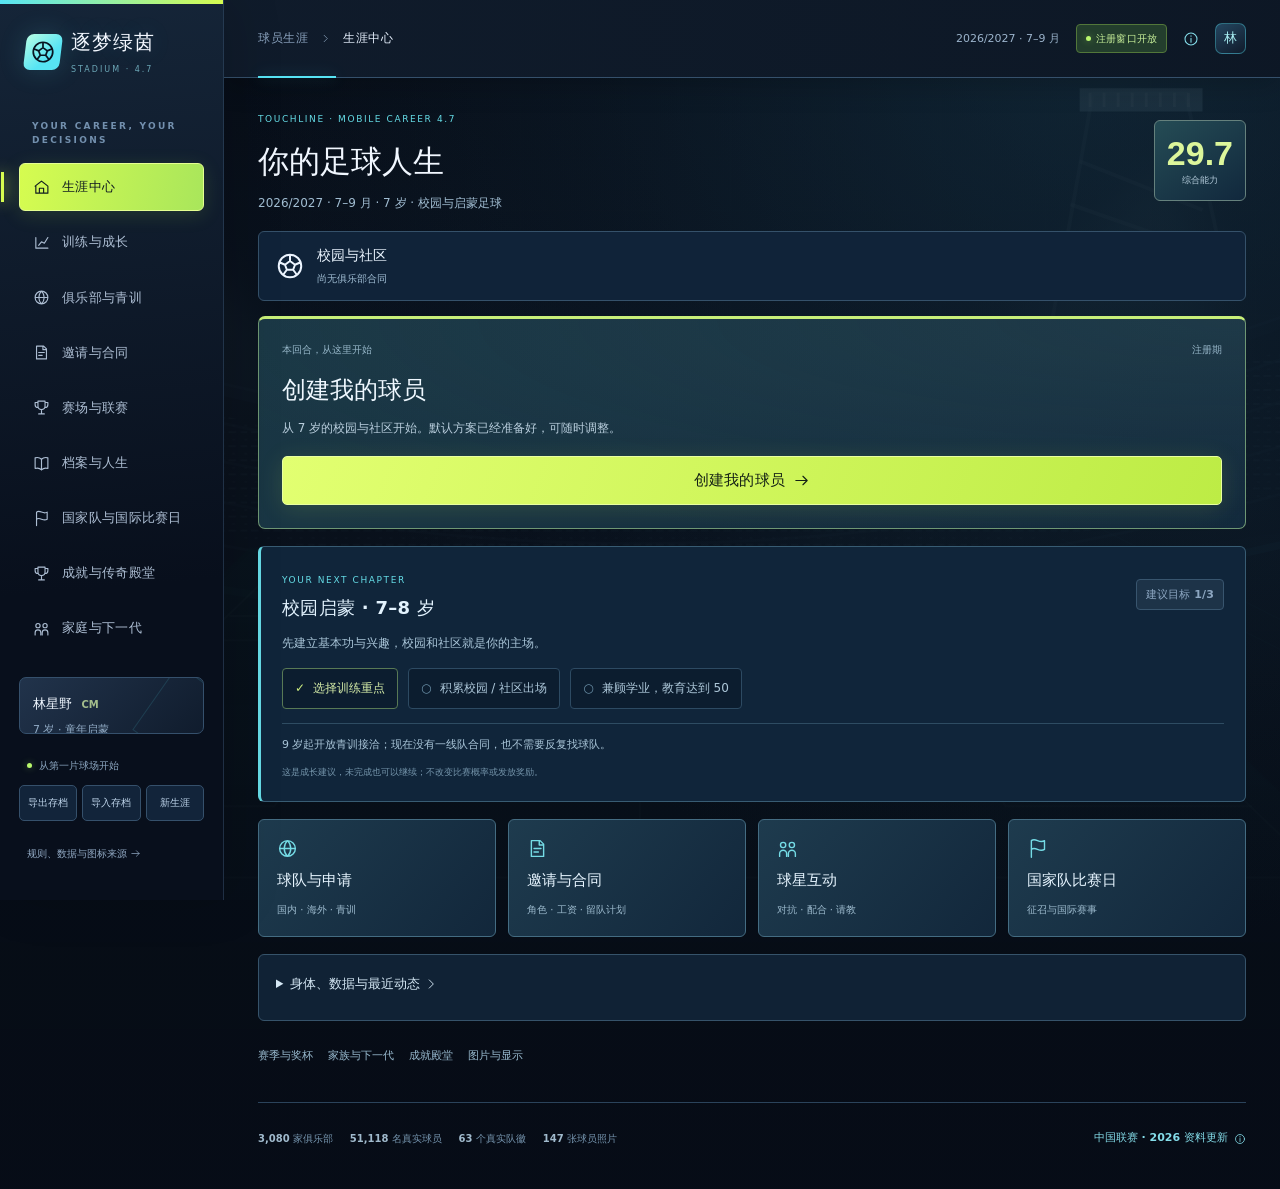
<file: index.html>
<!doctype html><html lang="zh-CN"><head><meta charset="utf-8"><meta name="viewport" content="width=device-width,initial-scale=1,viewport-fit=cover"><meta name="theme-color" content="#07121f"><meta name="apple-mobile-web-app-capable" content="yes"><meta name="apple-mobile-web-app-title" content="逐梦绿茵"><title>逐梦绿茵 4.7 · 俱乐部王朝 · 手机生涯</title><link rel="icon" href="icon-192.png"><link rel="apple-touch-icon" href="apple-touch-icon.png"><link rel="manifest" href="manifest.webmanifest"><style>:root{--bg:#f2f4f1;--card:#fff;--ink:#1f342b;--muted:#7b8a81;--line:#e3e9e2;--green:#193f31;--lime:#cbe483;--soft:#edf3e8;--gold:#bd9859;--red:#be6c62;font-family:Inter,'Segoe UI','Microsoft YaHei',system-ui,sans-serif;font-synthesis:none;color:var(--ink);background:var(--bg)}*{box-sizing:border-box}body{margin:0;font-size:14px}button,input,select{font:inherit}button{cursor:pointer;border:0;transition:.15s}button:disabled{opacity:.4;cursor:not-allowed}button:hover:not(:disabled){filter:brightness(.97)}button:active{transform:translateY(1px)}button,a,input,select{outline-offset:3px}a{color:inherit}h1,h2,h3,p{margin:0}svg{vertical-align:middle}input,select{width:100%;min-width:0;border:1px solid #d7e1d5;background:white;border-radius:8px;padding:11px 12px;color:var(--ink);font-size:13px}select{cursor:pointer}input[type=range]{padding:0;accent-color:var(--green)}label{display:block;font-size:12px;color:#6f8074;margin-bottom:8px}small{font-size:11px}.muted{color:var(--muted)}.good{color:#568a50}.bad{color:#b86860}.mono{font-variant-numeric:tabular-nums;font-family:'Segoe UI',sans-serif}.shell{display:grid;grid-template-columns:224px 1fr;min-height:100vh}.sidebar{width:224px;position:fixed;inset:0 auto 0 0;display:flex;flex-direction:column;padding:29px 19px;background:#153a2d;color:#e7eee5;z-index:30}.brand{display:flex;align-items:center;gap:10px;padding:0 8px;margin-bottom:32px}.brand-icon{display:grid;place-items:center;width:36px;height:36px;background:#cbe483;border-radius:50%;color:#204831;flex-shrink:0}.brand strong{font-size:19px;letter-spacing:1.8px;display:block}.brand small{font-size:9px;letter-spacing:2px;display:block;color:#a9c3ab;margin-top:6px}.side-label{font-size:10px;letter-spacing:2px;color:#71927d;padding:15px 13px}.nav{display:flex;flex-direction:column;gap:5px}.nav button{border-radius:8px;padding:13px;color:#9eb8a6;text-align:left;background:transparent;font-size:13px;display:flex;align-items:center;gap:12px}.nav button.active{background:#cbe483;color:#24472f;font-weight:650}.nav button .notice{margin-left:auto;display:grid;place-items:center;background:#e3f1bd;color:#304a2f;border-radius:5px;width:19px;height:18px;font-size:11px}.side-player{padding:16px 13px;margin-top:24px;border:1px solid #51715e55;border-radius:10px}.side-player strong{font-size:13px;display:block}.side-player small{display:block;font-size:11px;color:#97b39d;margin-top:6px;line-height:1.8}.side-bottom{margin-top:auto;padding-top:24px}.side-status{font-size:10px;color:#8dae94;margin:0 8px 12px;display:flex;align-items:center;gap:7px}.dot{display:inline-block;width:5px;height:5px;background:#a9ca79;border-radius:50%;flex-shrink:0}.side-actions{display:flex;gap:5px}.side-actions button{font-size:10px;padding:9px 4px;flex:1;border:1px solid #52705d55;border-radius:6px;background:#214737;color:#b9ccb8}.side-link{font-size:10px;color:#7d9e85;margin-top:15px;background:none;padding:0 8px}.main{grid-column:2;min-width:0}.topbar{height:78px;display:flex;align-items:center;justify-content:space-between;gap:15px;border-bottom:1px solid var(--line);padding:0 34px;background:#fbfcf9}.top-breadcrumb{font-size:12px;color:var(--muted);display:flex;align-items:center;gap:12px}.top-breadcrumb strong{font-weight:550;color:var(--ink)}.top-actions{display:flex;align-items:center;gap:16px;font-size:11px;color:#71846f}.pill{font-size:10px;border-radius:99px;padding:6px 9px;display:inline-flex;align-items:center;gap:5px;background:#eef4e7;color:#668155;white-space:nowrap}.pill.green{background:#e2efd2;color:#507844}.pill.gold{background:#f8f0df;color:#9e8046}.pill.red{background:#faeae6;color:#ad7466}.top-avatar{width:31px;height:31px;display:grid;place-items:center;border-radius:50%;background:#e6eedd;font-size:13px;font-weight:600;color:#47633e}.mobile-brand{display:none}.page{max-width:1650px;padding:28px 34px 32px;margin:auto}.heading{display:flex;align-items:flex-end;justify-content:space-between;margin-bottom:22px;gap:16px}.eyebrow{font-size:10px;letter-spacing:2px;color:#8c9b86;margin-bottom:8px;text-transform:uppercase}.heading h1{font-size:25px;letter-spacing:.7px;font-weight:650}.heading p{font-size:12px;line-height:1.8;margin-top:8px;color:var(--muted)}.btn{background:var(--green);color:#fff;display:inline-flex;align-items:center;justify-content:center;gap:8px;min-height:39px;padding:11px 15px;font-size:12px;border-radius:8px;font-weight:550;white-space:nowrap}.btn.lime{background:var(--lime);color:#26472f}.btn.outline{background:#fff;border:1px solid var(--line);color:#3e5947}.btn.ghost{background:#ffffff0b;border:1px solid #ffffff30;color:#c8dcc7}.btn.small{font-size:11px;min-height:32px;padding:8px 11px}.btn.danger{background:#f8ece8;color:#a96559;border:1px solid #efd8d1}.textbtn{padding:0;background:none;color:#6e8564;font-size:11px;display:inline-flex;gap:6px;align-items:center}.grid{display:grid;grid-template-columns:minmax(0,1fr) 305px;gap:21px}.stack{display:flex;flex-direction:column;gap:20px}.card{background:white;border:1px solid var(--line);border-radius:14px;padding:21px}.section-head{display:flex;justify-content:space-between;align-items:center;gap:12px;margin-bottom:17px}.section-head h2,.section-head h3{font-size:14px;font-weight:650}.section-head span{font-size:11px;color:var(--muted)}.career-hero{background:#1b4735;color:#fff;padding:29px;border-radius:16px;position:relative;overflow:hidden;min-height:213px}.career-hero:after{content:'';position:absolute;right:-15px;top:-32px;width:310px;height:310px;border:1px solid #c3e7a51f;transform:rotate(-18deg);background:repeating-linear-gradient(90deg,transparent 0 55px,#a5c8870b 56px 110px)}.career-hero .hero-pitch{position:absolute;right:24px;top:25px;width:220px;height:160px;opacity:.2}.career-hero .hero-content{position:relative;z-index:2;max-width:75%}.career-hero .eyebrow{color:#b7d293;font-size:10px}.career-hero h2{font-size:29px;font-weight:550;line-height:1.55;letter-spacing:1px;margin:14px 0 9px}.career-hero p{font-size:12px;line-height:1.9;color:#b3cdb9;max-width:490px}.hero-actions{display:flex;align-items:center;gap:14px;margin-top:21px}.hero-actions small{font-size:10px;color:#9fbea6;line-height:1.8}.hero-number{position:absolute;right:35px;bottom:5px;font:italic 126px Georgia;color:#bada8e13;z-index:1}.phase-track{display:grid;grid-template-columns:repeat(4,1fr);gap:8px;background:white;border:1px solid var(--line);padding:17px;border-radius:12px}.phase-step{padding:9px 12px;border-radius:8px;position:relative;background:#f7f9f4}.phase-step.active{background:#e8f1db}.phase-step strong{font-size:11px;display:block;color:#85927c;font-weight:500}.phase-step.active strong{color:#3c6639}.phase-step small{font-size:10px;color:#a0ac96;display:block;margin-top:6px}.phase-step.active:before{content:'';position:absolute;top:10px;right:10px;width:5px;height:5px;border-radius:50%;background:#70964e}.metrics{display:grid;grid-template-columns:repeat(4,1fr);gap:12px}.metric{background:white;border:1px solid var(--line);border-radius:11px;padding:17px}.metric small{font-size:10px;color:#8c9a84;display:block}.metric b{display:block;font-size:25px;font-weight:500;font-variant-numeric:tabular-nums;line-height:1.1;margin:11px 0 9px;letter-spacing:-.7px}.metric p{font-size:10px;color:#92a182;line-height:1.7}.columns-2{display:grid;grid-template-columns:1fr 1fr;gap:19px}.choice-list{display:flex;flex-direction:column;gap:8px}.plan-choice{border:1px solid var(--line);background:#fff;border-radius:9px;padding:12px;display:flex;align-items:center;text-align:left;gap:10px;color:#547049;font-size:12px}.plan-choice strong{font-size:12px;font-weight:550;display:block}.plan-choice small{display:block;font-size:10px;color:#92a181;margin-top:5px}.plan-choice.selected{border-color:#8eac71;background:#f3f7ed}.radio{margin-left:auto;width:12px;height:12px;border:1px solid #ccd9bf;border-radius:50%;flex-shrink:0}.selected .radio{border:4px solid #456f3b;background:#fff}.plan-row{display:grid;grid-template-columns:1fr 1fr;gap:14px;margin-top:16px}.hint{font-size:11px;line-height:1.9;color:#8a9982;margin-top:13px}.risk-strip{display:flex;align-items:center;justify-content:space-between;font-size:11px;color:#839374;padding:12px 0;border-top:1px solid var(--line);margin-top:15px;gap:12px}.profile{background:white;border:1px solid var(--line);border-radius:14px;overflow:hidden}.passport-head{background:#eaf0e1;padding:20px;min-height:105px;position:relative;overflow:hidden}.passport-head .rating-number{font-size:42px;font-weight:450;letter-spacing:-2px;color:#31582d}.passport-head .rating-number small{font-size:10px;letter-spacing:0;color:#92a178;margin-left:7px}.shirt{position:absolute;right:17px;top:10px;width:90px;height:110px}.passport-body{padding:22px}.passport-name{font-size:19px;font-weight:650;letter-spacing:1px;margin-bottom:7px}.passport-sub{font-size:11px;color:#8d9a81;line-height:1.9}.divider{height:1px;background:var(--line);margin:17px 0}.profile-club{display:flex;align-items:center;gap:11px}.crest{object-fit:contain;flex-shrink:0;filter:drop-shadow(0 1px 1px #223a1711)}.crest-fallback{width:36px;height:40px;display:grid;place-items:center;flex-shrink:0;color:#92a07e;background:#f0f4e9;border:1px dashed #d5dfc9;border-radius:7px;font-size:9px;text-align:center;line-height:1.4}.club-title strong{font-size:12px;display:block;line-height:1.8}.club-title small{display:block;font-size:10px;color:#9aa68d;margin-top:4px;line-height:1.7}.profile-line{display:flex;justify-content:space-between;gap:10px;font-size:11px;margin:12px 0}.profile-line span:first-child{color:#8c9c80}.statbar{margin:12px 0}.barlabel{display:flex;justify-content:space-between;font-size:11px;margin-bottom:7px}.bar{height:4px;background:#edf1e8;border-radius:5px;overflow:hidden}.bar i{display:block;background:#8ba96a;height:100%;border-radius:5px}.body-mini{display:flex;gap:5px}.body-mini>div{flex:1;text-align:center;border-right:1px solid var(--line)}.body-mini>div:last-child{border:0}.body-mini b{font-size:21px;font-weight:500;display:block;letter-spacing:-.5px}.body-mini b small{font-size:10px;color:#8d9d80;font-weight:400;letter-spacing:0}.body-mini span{display:block;font-size:10px;color:#9aa98c;margin-top:5px}.note-card{background:#eaf0df;border:1px solid #dce6cc;border-radius:13px;padding:20px}.note-card h3{font-size:13px;margin-bottom:10px}.note-card p{font-size:11px;line-height:1.9;color:#7b8d68}.agenda{display:flex;align-items:flex-start;gap:12px;padding:13px 0;border-bottom:1px solid #edf1e7}.agenda:last-child{border-bottom:0;padding-bottom:0}.agenda-icon{width:29px;height:29px;border-radius:8px;background:#eff4e6;color:#83a264;display:grid;place-items:center;flex-shrink:0}.agenda strong{font-size:12px;font-weight:550;display:block;line-height:1.6}.agenda p{font-size:11px;line-height:1.9;color:#929e88;margin-top:4px}.agenda .stamp{font-size:10px;color:#a0aa93;margin-left:auto;white-space:nowrap;padding-top:3px}.next-stage{display:flex;align-items:center;justify-content:space-between;gap:15px;background:#e5efd7;border:1px solid #d8e5c8;border-radius:11px;padding:17px 19px}.next-stage strong{display:block;font-size:13px}.next-stage small{display:block;font-size:10px;color:#839a6c;margin-top:6px;line-height:1.8}.badge{font-size:10px;padding:4px 7px;border-radius:4px;display:inline-block;background:#edf3e4;color:#78915e;white-space:nowrap}.badge.real{background:#e7eef8;color:#70879d}.toolbar{display:flex;gap:10px;margin:18px 0;flex-wrap:wrap}.toolbar .search{flex:1;min-width:220px;position:relative}.search>svg{position:absolute;left:13px;top:13px;color:#9bad8c}.search input{padding-left:40px}.toolbar select{width:160px}.tabs{display:flex;gap:4px;padding:4px;border-radius:9px;background:#e5ebde;width:max-content;margin-bottom:20px}.tabs button{background:none;padding:10px 18px;font-size:12px;color:#8b9c78;border-radius:6px}.tabs .active{background:#fff;color:#456d37;box-shadow:0 1px 4px #27401810}.data-note{font-size:11px;line-height:1.9;color:#81936e;background:#eaf1df;border:1px solid #dce6ce;border-radius:9px;padding:13px 16px;margin-bottom:18px}.table-wrap{overflow:auto;border:1px solid var(--line);border-radius:11px;background:#fff}table{width:100%;border-collapse:collapse;white-space:nowrap;font-size:12px}th{font-size:10px;font-weight:500;color:#91a082;text-align:left;padding:14px;background:#f8faf4;border-bottom:1px solid var(--line)}td{padding:14px;border-bottom:1px solid #edf1e8}tbody tr:hover{background:#fbfcf7}tr:last-child td{border-bottom:0}.table-club{display:flex;align-items:center;gap:10px}.table-club strong{font-size:12px;display:block;font-weight:550;line-height:1.7}.table-club small{display:block;font-size:10px;color:#9aa78c;margin-top:3px}.table-score{display:inline-grid;place-items:center;min-width:29px;height:27px;padding:0 7px;border-radius:5px;background:#e8f0dc;color:#55733a;font-size:12px;font-weight:650}.pager{display:flex;justify-content:space-between;align-items:center;font-size:11px;color:#8d9e7c;margin-top:16px;gap:10px}.actions{display:flex;gap:8px;flex-wrap:wrap}.row-emphasis{background:#edf4e2}.offer-grid{display:grid;grid-template-columns:repeat(2,1fr);gap:16px}.offer{background:#fff;border:1px solid var(--line);border-radius:13px;padding:21px}.offer-title{display:flex;gap:11px;align-items:center;margin-bottom:19px}.offer-title strong{font-size:14px;display:block}.offer-title small{font-size:11px;color:#91a27e;margin-top:6px;display:block}.detail-grid{display:grid;grid-template-columns:1fr 1fr;gap:10px;margin:18px 0}.detail-grid>div{background:#f2f6ec;border-radius:8px;padding:14px;font-size:13px;line-height:1.8;min-width:0}.detail-grid small{display:block;font-size:10px;color:#97a784;margin-bottom:5px}.full-width{grid-column:1/-1}.contract-hero{background:#1f4938;border-radius:14px;padding:26px;color:#e7f0df;margin-bottom:22px}.contract-hero .offer-title{margin-bottom:0}.contract-hero .offer-title small{color:#a8c093}.contract-hero .detail-grid>div{background:#ffffff0b;border:1px solid #ffffff12;color:#dcebc9}.contract-hero .detail-grid small{color:#9fbb8a}.contract-hero .detail-grid{grid-template-columns:repeat(4,1fr);gap:12px;margin-bottom:0}.empty{text-align:center;font-size:12px;color:#94a583;line-height:2.2;padding:40px 20px}.agent-grid{display:grid;grid-template-columns:repeat(3,1fr);gap:14px}.agent-card{background:white;border:1px solid var(--line);border-radius:12px;padding:20px}.agent-card strong{display:block;font-size:13px;margin:13px 0 8px}.agent-card p{font-size:11px;line-height:1.9;color:#8a9e76}.agent-card .btn{width:100%;margin-top:17px}.form-grid{display:grid;grid-template-columns:1fr 1fr;gap:17px}.form-grid .full{grid-column:1/-1}.settings-box{padding:18px;background:#ecf2e2;border:1px solid #dce7cb;border-radius:10px}.settings-box h3{font-size:13px;margin-bottom:15px}.settings-box p{font-size:11px;line-height:1.9;color:#8a9f73;margin-top:10px}.grow-chart{height:180px;position:relative;margin:18px 0 5px}.grow-chart svg{width:100%;height:100%;overflow:visible}.chart-labels{display:flex;justify-content:space-between;font-size:10px;color:#98a78a;margin:10px 0 16px}.growth-stats{display:grid;grid-template-columns:repeat(3,1fr);gap:10px}.growth-stats>div{border:1px solid var(--line);border-radius:9px;padding:15px}.growth-stats b{display:block;font-size:24px;font-weight:450;margin-bottom:6px}.growth-stats small{font-size:10px;color:#91a47c}.training-grid{display:grid;grid-template-columns:repeat(3,1fr);gap:9px}.training-grid .plan-choice{padding:14px 10px;min-height:65px}.training-grid .plan-choice strong{font-size:11px}.training-grid .plan-choice small{font-size:9px}.attribute-grid{display:grid;grid-template-columns:1fr 1fr;gap:0 24px}.fitness-state{display:flex;align-items:center;gap:13px;background:#f4f7ee;border-radius:10px;padding:17px;margin-bottom:19px}.fitness-state strong{display:block;font-size:13px}.fitness-state small{font-size:11px;color:#93a47e;margin-top:5px;display:block;line-height:1.8}.route-grid{display:grid;grid-template-columns:repeat(3,1fr);gap:16px}.route-card{background:white;border:1px solid var(--line);border-radius:12px;padding:23px;display:flex;flex-direction:column;gap:15px}.route-card.active{background:#eff5e6;border-color:#8baa6b}.route-card h3{font-size:14px}.route-card p{font-size:12px;line-height:2;color:#92a17f}.route-card .btn{margin-top:auto}.stage-list{display:flex;flex-wrap:wrap;gap:7px;margin-bottom:20px}.stage-tag{font-size:10px;padding:8px 11px;border-radius:6px;background:#e9eee2;color:#94a383}.stage-tag.current{background:#264f36;color:#d7e7b3}.journal{display:flex;align-items:flex-start;gap:12px;padding:16px 0;border-bottom:1px solid #e9eee1}.journal:last-child{border:0}.journal-time{min-width:51px;font-size:10px;color:#99a98a;line-height:1.9}.journal-content strong{font-size:12px;font-weight:550}.journal-content p{font-size:11px;color:#8b9e78;line-height:1.9;margin-top:5px}.journal-content small{font-size:10px;color:#b0bb9f;display:block;margin-top:6px}.journal .result-dot{width:6px;height:6px;border-radius:50%;background:#8aaa71;margin-top:5px;flex-shrink:0}.journal .result-dot.failure{background:#c18c7b}.trophy-grid{display:grid;grid-template-columns:repeat(3,1fr);gap:13px}.trophy{padding:20px;border-radius:12px;border:1px solid #e0e7d2;background:#fff;text-align:center}.trophy h3{font-size:12px;margin:14px 0 9px}.trophy p{font-size:10px;color:#9baa88;line-height:1.8}.roster{display:grid;grid-template-columns:1fr 1fr;gap:9px}.roster-player{border:1px solid var(--line);border-radius:8px;padding:13px;font-size:12px;background:#fff}.roster-player small{font-size:10px;color:#9eaf8b;display:block;margin-top:7px}.match-score{background:#1a4735;color:#d7e9c8;border-radius:12px;position:relative;overflow:hidden;padding:24px;margin-bottom:22px}.pitch-lines{position:absolute;inset:12px;border:1px solid #ffffff20}.pitch-lines:before{content:'';position:absolute;width:65px;height:65px;border:1px solid #ffffff20;border-radius:50%;left:calc(50% - 32px);top:calc(50% - 32px)}.pitch-lines:after{content:'';position:absolute;top:0;bottom:0;left:50%;border-left:1px solid #ffffff20}.score-display{position:relative;display:flex;align-items:center;justify-content:space-between;gap:15px;text-align:center;z-index:1}.score-display .team{flex:1;font-size:11px;line-height:1.8}.score-display .team img{display:block;margin:0 auto 9px}.score-display .score{font-size:42px;letter-spacing:7px;font-weight:400;font-family:Georgia,serif;white-space:nowrap}.event-meta{display:flex;gap:8px;margin-bottom:16px}.event-text{font-size:14px;line-height:2;color:#7f946e;margin-bottom:22px}.event-choices{display:flex;flex-direction:column;gap:12px}.event-choice{display:grid;grid-template-columns:28px 1fr 60px;align-items:start;gap:12px;text-align:left;padding:18px;border:1px solid #dce6d2;background:#fff;border-radius:12px;color:var(--ink)}.event-choice:hover{background:#f3f8eb;border-color:#91ae70}.choice-letter{font-size:23px;font-family:Georgia,serif;color:#b2c099;line-height:1.2}.event-choice strong{display:block;font-size:13px;font-weight:600;margin-top:3px}.event-choice small{display:block;font-size:11px;line-height:1.8;margin-top:8px}.choice-prob{text-align:right;font-size:21px;color:#5f834b;font-weight:500}.choice-prob small{font-size:9px;color:#a0b18a;margin-top:3px;line-height:1.5}.effects{display:flex;gap:6px;flex-wrap:wrap;margin-top:15px}.effects span{font-size:11px;padding:6px 9px;border-radius:6px;background:#e5efd7;color:#5e7c47}.effects span.minus{background:#f5e9e1;color:#ae8067}.outcome-card{text-align:center;padding:17px 0}.outcome-badge{width:63px;height:63px;margin:0 auto 20px;display:grid;place-items:center;border-radius:50%;background:#e5efd6;color:#779754}.outcome-badge.failure{background:#f3e6de;color:#be8d77}.outcome-card h2{font-size:24px;font-weight:550;margin-bottom:12px}.outcome-card p{font-size:14px;line-height:2;color:#8ca078}.outcome-card .effects{justify-content:center}.roll-note{background:#eff4e6;border:1px solid #dfe8d0;padding:13px;border-radius:8px;font-size:11px;line-height:1.9;color:#94a77d;margin-top:22px}.progress-dots{display:flex;gap:6px;justify-content:center;margin-top:15px}.progress-dots i{width:30px;height:3px;background:#ffffff25}.progress-dots i.done{background:#c6dc84}.result-hero{text-align:center;margin:10px 0 24px}.result-hero h2{font-size:24px;font-weight:550;line-height:1.7;margin:12px 0}.result-hero p{font-size:12px;color:#91a47a;line-height:1.9}.result-metrics{display:grid;grid-template-columns:repeat(4,1fr);gap:9px}.result-metrics>div{background:#eaf2df;border-radius:9px;padding:17px 8px;text-align:center}.result-metrics b{display:block;font-size:27px;font-weight:500;margin-bottom:7px}.result-metrics small{font-size:10px;color:#90a276}.overlay{position:fixed;inset:0;display:grid;place-items:center;background:#112e236e;backdrop-filter:blur(6px);z-index:100;padding:24px}.modal{background:#f5f7ef;border:1px solid #e0e8d3;border-radius:19px;padding:29px;width:min(660px,100%);max-height:90vh;overflow:auto;box-shadow:0 24px 100px #12352140}.modal.wide{width:min(920px,100%)}.modal-head{display:flex;justify-content:space-between;align-items:flex-start;gap:16px;margin-bottom:22px}.modal-head h2{font-size:22px;font-weight:600;line-height:1.5}.modal-head p{font-size:12px;line-height:1.9;color:#95a67f;margin-top:7px}.modal-close{width:27px;height:27px;display:grid;place-items:center;background:#e8eedd;border-radius:50%;color:#95a57d;flex-shrink:0}.modal-actions{display:flex;justify-content:flex-end;gap:9px;margin-top:24px;flex-wrap:wrap}.modal-section{padding:20px 0;border-top:1px solid #e3ead8;margin-top:20px}.modal-section h3{font-size:13px;margin-bottom:15px}.banner-note{padding:14px;background:#edf3e2;border:1px solid #dce6ce;border-radius:9px;margin:15px 0;font-size:12px;line-height:1.9;color:#8da171}.footer{display:flex;justify-content:space-between;align-items:center;gap:16px;margin-top:28px;padding-top:18px;border-top:1px solid var(--line);font-size:10px;color:#9aa98a;line-height:1.9}.footer strong{font-weight:600;color:#71845d}.footer-items{display:flex;gap:17px}.mobile-nav{display:none}.file-input{display:none}#toast{position:fixed;bottom:25px;left:50%;transform:translate(-50%,15px);opacity:0;pointer-events:none;background:#204d35;color:#e4efcc;box-shadow:0 10px 30px #244b211f;border:1px solid #789c5b;border-radius:10px;padding:14px 20px;max-width:90vw;font-size:12px;line-height:1.8;z-index:200;transition:.2s}#toast.visible{opacity:1;transform:translate(-50%,0)}.playtime{display:flex;gap:4px;align-items:end;height:38px}.playtime i{width:7px;border-radius:2px;background:#a6c17c}.ended{background:#214b36;color:#ecf4df;border-radius:16px;padding:35px;margin-bottom:22px}.ended h2{font-size:28px;font-weight:550;line-height:1.6;margin:15px 0}.ended p{font-size:13px;line-height:2;color:#b3c99c}.source-list{font-size:12px;line-height:2.2;color:#8a9f75}.source-list a{text-underline-offset:3px}.source-list p+p{margin-top:15px}.loyalty-track{height:5px;background:#4f705044;border-radius:6px;margin:18px 0 9px;overflow:hidden}.loyalty-track i{display:block;height:100%;background:#c2d98a}.career-route{display:flex;gap:10px;align-items:center;border-bottom:1px solid #edf1e5;padding:14px 0}.career-route:last-child{border:0}.career-route .move-arrow{color:#acc298}.career-route small{display:block;font-size:10px;color:#9caa8d;line-height:1.9;margin-top:5px}.career-route strong{font-size:12px;font-weight:550}.log-tags{display:flex;gap:7px;flex-wrap:wrap;margin-bottom:15px}.log-tags button{padding:7px 10px;border-radius:6px;font-size:10px;background:#ebf0e2;color:#8fa27b}.log-tags button.active{background:#365c39;color:#deedc7}
@media(min-width:1550px){.grid{grid-template-columns:minmax(0,1fr) 330px}.career-hero h2{font-size:34px}.career-hero{min-height:235px}.card{padding:24px}.page{padding:32px 42px}.topbar{padding:0 42px}}
@media(max-width:1200px){.shell{grid-template-columns:190px 1fr}.sidebar{width:190px;padding:25px 13px}.brand{gap:8px;padding:0 4px}.brand strong{font-size:17px}.brand small{font-size:7px;letter-spacing:1.5px}.brand-icon{width:32px;height:32px}.page{padding:25px}.topbar{padding:0 25px}.grid{grid-template-columns:minmax(0,1fr) 265px;gap:17px}.stack{gap:17px}.career-hero{padding:24px}.career-hero .hero-content{max-width:90%}.career-hero h2{font-size:27px}.career-hero .hero-pitch{opacity:.12;right:-30px}.card{padding:19px}.contract-hero .detail-grid{grid-template-columns:1fr 1fr}.training-grid{grid-template-columns:1fr 1fr}.agent-grid{grid-template-columns:1fr}.profile-line{font-size:10px}}
@media(max-width:1000px){.grid{grid-template-columns:1fr}.right-col{display:grid;grid-template-columns:1fr 1fr;align-items:start}.profile{grid-row:span 2}.route-grid{grid-template-columns:1fr}.offer-grid{grid-template-columns:1fr}.metrics{gap:10px}.phase-step{padding:9px}.trophy-grid{grid-template-columns:1fr 1fr}.agent-grid{grid-template-columns:repeat(3,1fr)}}
@media(max-width:680px){.shell{display:block}.sidebar{display:none}.main{padding-bottom:75px}.topbar{height:60px;padding:0 16px}.top-breadcrumb{display:none}.mobile-brand{display:flex;align-items:center;gap:7px;font-weight:650;font-size:14px}.top-actions{gap:10px}.top-actions .desktop-date{display:none}.top-actions .pill{font-size:9px}.page{padding:22px 15px}.heading{align-items:flex-start;margin-bottom:19px;gap:10px}.heading h1{font-size:23px}.heading p{font-size:11px;line-height:1.9}.eyebrow{font-size:9px;letter-spacing:1.5px}.heading>.btn{font-size:10px;padding:9px}.career-hero{padding:24px 21px;min-height:235px}.career-hero h2{font-size:26px}.career-hero p{font-size:11px}.career-hero .hero-content{max-width:100%}.career-hero .hero-pitch{right:-45px;top:40px;opacity:.12}.career-hero .hero-number{font-size:110px;right:10px}.hero-actions{gap:11px}.hero-actions small{font-size:9px;max-width:80px}.phase-track{padding:10px;gap:5px}.phase-step{padding:10px 6px}.phase-step strong{font-size:10px}.phase-step small{font-size:9px}.phase-step.active:before{right:4px;top:5px;width:4px;height:4px}.metrics{grid-template-columns:1fr 1fr}.metric{padding:16px}.metric b{font-size:25px}.metric p{font-size:9px}.columns-2{grid-template-columns:1fr;gap:17px}.right-col{grid-template-columns:1fr}.profile{grid-row:auto}.passport-head{min-height:105px}.passport-body{padding:21px}.plan-row{gap:10px}.next-stage{padding:16px;gap:12px}.next-stage strong{font-size:12px}.next-stage small{font-size:9px}.next-stage .btn{font-size:11px;padding:10px 12px}.toolbar{gap:8px}.toolbar .search{flex-basis:100%}.toolbar select{width:calc(50% - 4px)}.tabs button{padding:9px 14px;font-size:11px}.table-wrap{border-radius:9px}td{padding:12px;font-size:11px}th{padding:12px;font-size:9px}.table-club strong{font-size:11px}.table-club small{font-size:9px}.contract-hero{padding:20px}.contract-hero .detail-grid{gap:8px}.detail-grid>div{padding:12px;font-size:12px}.detail-grid small{font-size:9px}.card{padding:19px}.agent-grid{grid-template-columns:1fr}.agent-card .btn{margin-top:12px}.training-grid .plan-choice{padding:13px 10px;gap:7px}.training-grid .plan-choice small{font-size:9px}.attribute-grid{gap:0 17px}.roster{grid-template-columns:1fr}.overlay{padding:13px}.modal{padding:23px 18px;border-radius:16px;max-height:93vh}.modal-head h2{font-size:20px}.modal-head p{font-size:11px}.form-grid{gap:13px}.form-grid label{font-size:11px}input,select{font-size:12px;padding:11px 9px}.settings-box{padding:15px}.event-choice{grid-template-columns:20px 1fr 47px;padding:15px 12px;gap:8px}.choice-letter{font-size:20px}.event-choice strong{font-size:12px;line-height:1.7;margin-top:0}.event-choice small{font-size:10px}.choice-prob{font-size:18px}.choice-prob small{font-size:7px}.event-text{font-size:13px;line-height:2}.outcome-card h2{font-size:22px}.outcome-card p{font-size:13px}.score-display{gap:10px}.score-display .team{font-size:10px}.score-display .score{font-size:34px}.result-metrics{gap:7px}.result-metrics b{font-size:24px}.result-metrics small{font-size:9px}.growth-stats{gap:6px}.growth-stats>div{padding:13px 10px}.growth-stats b{font-size:23px}.growth-stats small{font-size:9px}.trophy-grid{gap:10px}.trophy{padding:20px 12px}.footer{font-size:9px;align-items:flex-start}.footer-items{gap:10px;flex-wrap:wrap}.footer .footer-end{display:none}.mobile-nav{display:flex;position:fixed;bottom:0;left:0;right:0;justify-content:space-around;padding:10px 3px max(9px,env(safe-area-inset-bottom));background:#fbfdf6f2;backdrop-filter:blur(12px);border-top:1px solid var(--line);z-index:50}.mobile-nav button{background:none;display:flex;flex-direction:column;gap:5px;align-items:center;color:#a1b18c;font-size:9px;padding:2px 5px}.mobile-nav button.active{color:#3d6b39}.ended{padding:25px}.ended h2{font-size:24px}.ended p{font-size:12px}.growth-chart{height:150px}.stage-tag{font-size:9px;padding:7px 9px}.journal-time{min-width:43px;font-size:9px}.journal-content strong{font-size:11px}.journal-content p{font-size:10px}.route-card{padding:21px}.route-card h3{font-size:14px}.route-card p{font-size:11px}.settings-box p{font-size:10px}}
@media(prefers-reduced-motion:reduce){*{transition:none!important;scroll-behavior:auto!important}}

.china-banner{display:flex;justify-content:space-between;align-items:center;gap:20px;background:linear-gradient(115deg,#153a2d,#2b5940);color:#edf3e8;padding:28px 30px;border-radius:14px;margin-bottom:19px;position:relative;overflow:hidden}.china-banner:after{content:'';position:absolute;width:300px;height:300px;border:1px solid #a7ca7930;border-radius:50%;right:50px;top:-100px;pointer-events:none}.china-banner .eyebrow{color:#c4d993}.china-banner h2{font-size:25px;letter-spacing:1px;font-weight:550}.china-banner p{font-size:12px;line-height:2;color:#b9ccb7;margin-top:12px}.china-emblem{display:flex;flex-direction:column;align-items:center;gap:8px;color:#d7e8b0;min-width:120px;z-index:1}.china-emblem strong{font-size:28px;letter-spacing:5px}.china-emblem small{font-size:8px;letter-spacing:2px}.china-clubs{display:grid;grid-template-columns:repeat(4,minmax(0,1fr));gap:17px}.china-club{padding:21px;background:#fff;border:1px solid var(--line);border-radius:12px;display:flex;flex-direction:column}.china-club-top{display:flex;align-items:center;justify-content:space-between;gap:8px;margin-bottom:16px}.china-club h3{font-size:17px;letter-spacing:.6px;font-weight:600}.china-club>p{font-size:10px;color:var(--muted);min-height:30px;line-height:1.5;margin-top:7px}.china-club>small{font-size:10px;color:#728471;margin-top:6px}.china-club-stats{display:flex;gap:13px;border-top:1px solid var(--line);margin:17px 0;padding-top:14px;font-size:10px;color:var(--muted)}.china-club-stats b{font-size:15px;font-weight:550;color:var(--ink);margin-left:3px}.china-club .actions{margin-top:auto;gap:6px;flex-wrap:wrap}.china-club .actions .btn{flex:1;font-size:10px;padding:9px 7px}.player-cell{display:flex;align-items:center;gap:12px}.player-cell>div{min-width:0}.player-cell small,.table-sub{display:block;font-size:9px;color:var(--muted);line-height:1.7;margin-top:4px}.player-portrait{object-fit:cover;object-position:50% 10%;background:#eef1ec;border:1px solid #e2e8de;border-radius:7px;flex-shrink:0}.portrait-placeholder{display:inline-flex;align-items:center;justify-content:center;color:#9aa99a;background:#e9eee5;border:1px solid #e0e7db;border-radius:7px;flex-shrink:0}.scope-banner{display:flex;align-items:center;gap:12px;background:#e5eedb;border:1px solid #d5e1ca;padding:14px 17px;border-radius:9px;margin:13px 0;font-size:12px;flex-wrap:wrap}.scope-banner span{color:#728367;font-size:11px}.scope-banner button{margin-left:auto}.club-source-summary{display:grid;grid-template-columns:repeat(3,1fr);gap:10px;margin:18px 0}.club-source-summary>div{border:1px solid #dfe6d8;border-radius:9px;background:#edf2e6;padding:13px}.club-source-summary b{font-size:24px;font-weight:550;display:block}.club-source-summary span{font-size:10px;color:#7c906b;display:block;margin-top:6px}.real-player-hero{display:flex;gap:22px;align-items:center;margin:5px 0 24px}.real-player-hero h3{font-size:23px;font-weight:550;margin-bottom:6px}.real-player-hero p{font-size:12px;color:#8b9d78}.real-player-hero small{display:block;font-size:10px;color:#7d906a;line-height:1.7;margin-top:10px}.real-player-club{display:flex;align-items:center;gap:8px;margin-top:14px}.roster-player>.badge{margin-top:12px}.tabs{overflow-x:auto}.tabs button{flex-shrink:0}.footer-items{flex-wrap:wrap}
.tabs{max-width:100%;min-width:0}
@media(max-width:1450px){.china-clubs{grid-template-columns:repeat(3,minmax(0,1fr))}}
@media(max-width:1100px){.china-clubs{grid-template-columns:repeat(2,minmax(0,1fr))}.china-banner h2{font-size:22px}}
@media(max-width:680px){.china-banner{padding:23px 18px}.china-banner h2{font-size:19px;line-height:1.65}.china-banner p{font-size:10px}.china-emblem{min-width:65px}.china-emblem svg{width:34px}.china-emblem strong{font-size:19px}.china-emblem small{display:none}.china-clubs{gap:10px}.china-club{padding:15px 12px}.china-club-top{display:block;margin-bottom:12px}.china-club-top .crest{width:47px;height:47px}.china-club-top .pill{font-size:8px;margin-top:8px;display:flex;width:fit-content}.china-club h3{font-size:15px}.china-club>p{font-size:9px;min-height:29px}.china-club>small{font-size:9px;line-height:1.6;min-height:29px}.china-club-stats{gap:7px;font-size:9px;margin:13px 0}.china-club-stats b{font-size:12px;margin-left:1px}.china-club .actions{display:flex;flex-direction:column;align-items:stretch}.china-club .actions .btn{font-size:10px}.real-player-hero{gap:15px}.real-player-hero h3{font-size:20px}.real-player-hero p{font-size:10px}.real-player-hero>.player-portrait,.real-player-hero>.portrait-placeholder{width:93px!important;height:116px!important}.club-source-summary{gap:6px}.club-source-summary>div{padding:11px 8px}.club-source-summary b{font-size:22px}.club-source-summary span{font-size:9px}.player-cell{gap:9px}.scope-banner{padding:12px;font-size:11px;gap:8px}.tabs .badge{font-size:8px}.footer-items{gap:6px 12px}}

.v3-pathline{display:flex;gap:5px;padding:13px 8px;border:1px solid var(--line);background:#fff;border-radius:11px;overflow:auto}.v3-pathline>span{display:flex;flex-direction:column;align-items:center;min-width:65px;flex:1;gap:7px;padding:9px 5px;font-size:9px;color:#91a085;border-radius:7px;white-space:nowrap}.v3-pathline b{font-size:16px;font-weight:550;color:#7f9270}.v3-pathline .active{background:#e6efd7;color:#47623b}.v3-pathline .active b{color:#3c5b32}.v3-inbox{background:#e9f1de;border:1px solid #d9e4c9;border-radius:12px;padding:22px}.v3-inbox .section-head{margin-bottom:12px}.v3-inbox .eyebrow{font-size:9px;color:#8b9f72}.v3-inbox p{font-size:11px;line-height:1.9;color:#7c9068}.v3-inbox.quiet{background:#f9fbf5;border-color:var(--line)}.v3-inbox-clubs{display:grid;grid-template-columns:1fr 1fr;gap:10px;margin-top:17px}.v3-inbox-clubs>button{background:#ffffffa8;border:1px solid #d8e3ca;border-radius:9px;padding:13px 11px;display:flex;gap:10px;align-items:center;text-align:left;position:relative;min-width:0}.v3-inbox-clubs strong{font-size:12px;display:block;color:#314b2e;margin-bottom:6px}.v3-inbox-clubs small{font-size:9px;line-height:1.8;color:#82936f}.v3-inbox-clubs i{position:absolute;right:8px;top:8px;font-size:8px;font-style:normal;color:#899c6d}.v3-current-team{border-bottom:1px solid var(--line);padding:1px 0 16px;margin-bottom:13px}.v3-current-team strong{font-size:17px;display:block}.v3-current-team small{display:block;margin-top:8px;font-size:10px;color:var(--muted)}.v3-copy{font-size:12px!important;line-height:1.9!important}.v3-focus{display:flex;align-items:center;gap:14px;background:#fff;border:1px solid var(--line);border-radius:10px;padding:16px 18px;margin-bottom:20px}.v3-focus label{margin:0;white-space:nowrap}.v3-focus select{width:155px}.v3-focus small{color:var(--muted);font-size:10px;line-height:1.8}.v3-compare{margin-bottom:18px}.v3-compare td{font-size:11px}.v3-offer-meta{display:flex;gap:8px;align-items:center;justify-content:space-between;margin-bottom:16px}.v3-fit{font-size:10px;color:#79915d}.v3-offer.recommended{border-color:#aabd8d;box-shadow:0 0 0 1px #c3d49d55}.v3-offer-reason{font-size:11px;line-height:1.9;color:#869877;margin-bottom:16px;min-height:40px}.v3-advice{padding:13px 14px;background:#edf3e4;border-radius:8px;margin:17px 0 12px;font-size:11px;line-height:1.9}.v3-advice strong{font-size:10px;color:#587148}.v3-advice p{color:#82946d;font-size:11px;line-height:1.9;margin-top:5px}.v3-outlook{border-top:1px solid var(--line);padding-top:13px;font-size:11px;line-height:1.9;color:#7a8e6a}.v3-outlook summary{cursor:pointer;font-size:11px;color:#5f7950;min-height:30px}.v3-outlook p{margin-top:10px;font-size:11px;line-height:1.9}.v3-outlook small{display:block;color:#9aaa8b;font-size:10px;margin-top:10px;line-height:1.9}.v3-offer .actions{margin-top:19px;flex-wrap:wrap}.v3-outlook-panel{border-top:1px solid #dce5d0;margin-top:22px;padding-top:18px}.v3-outlook-panel h3{font-size:13px;margin:16px 0 9px}.v3-outlook-panel p{font-size:12px;color:#82956f;line-height:2}.v3-match-footer{border-top:1px solid var(--line);padding-top:15px;display:flex;align-items:center;justify-content:space-between;gap:20px;margin-top:17px}.v3-match-footer .hint{margin:0}.v3-roll{background:#eaf0e0;border:1px solid #dce6cf;border-radius:8px;padding:12px 15px;font-size:10px;line-height:2;text-align:left;margin-top:20px;color:#91a079}.v3-roll summary{cursor:pointer;color:#6b8259}.v3-roll p{font-size:11px!important;line-height:1.8!important;margin-top:10px}.v3-new-mail{display:flex;align-items:center;gap:14px;background:#e5eed6;border:1px solid #cdddb8;border-radius:10px;padding:17px;margin-top:19px;color:#5a7349}.v3-new-mail strong{font-size:14px}.v3-new-mail p{font-size:11px;line-height:1.8;margin-top:6px;color:#83966f}.sidebar{overflow-y:auto}.sidebar .nav,.sidebar .brand,.sidebar .side-bottom{flex-shrink:0}
@media(max-width:1000px){.v3-inbox-clubs{grid-template-columns:1fr}.v3-focus{flex-wrap:wrap}.v3-focus small{width:100%}.v3-inbox-clubs>button{padding:15px}}
@media(max-width:680px){.v3-pathline{gap:1px;padding:8px}.v3-pathline>span{min-width:60px;font-size:9px;padding:8px 3px}.v3-inbox{padding:19px 16px}.v3-inbox .section-head{align-items:flex-start;gap:10px}.v3-inbox h2{font-size:15px;line-height:1.7}.v3-inbox .section-head .btn{font-size:10px;padding:10px;white-space:nowrap;min-height:40px}.v3-inbox .section-head .eyebrow{font-size:8px}.v3-inbox-clubs>button{padding:13px}.v3-inbox-clubs strong{font-size:12px}.v3-inbox-clubs small{font-size:10px}.v3-inbox-clubs i{font-size:9px}.v3-focus{padding:14px;gap:10px;margin-bottom:15px}.v3-focus label{font-size:11px}.v3-focus select{font-size:16px;width:calc(100% - 100px)}.v3-focus small{font-size:9px}.v3-match-footer{display:block}.v3-match-footer .btn{width:100%;margin-top:13px;min-height:43px}.v3-advice{font-size:11px}.v3-outlook summary{min-height:40px;padding:7px 0}.v3-outlook-panel p{font-size:12px}.v3-outlook-panel h3{font-size:13px}.v3-offer .actions .btn{min-height:43px}.v3-new-mail{padding:15px}.v3-pathline::-webkit-scrollbar{height:0}.modal-close{width:40px;height:40px}.hero-actions small{max-width:120px;font-size:9px}.hero-actions{flex-wrap:wrap}}
.grid>.stack{min-width:0}.v3-pathline{max-width:100%;min-width:0}.v3-inbox-clubs>button>span{min-width:0;overflow-wrap:anywhere}.heading h1{overflow-wrap:anywhere}

html{-webkit-text-size-adjust:100%;text-size-adjust:100%;scroll-padding-bottom:90px}button,a,input,select{touch-action:manipulation;-webkit-tap-highlight-color:transparent}body{overscroll-behavior-y:none}.mobile-install-panel{display:none}.mobile-help-overlay{position:fixed;inset:0;z-index:160;display:flex;align-items:center;justify-content:center;padding:20px;background:#112e2370;backdrop-filter:blur(7px)}.mobile-help-dialog{width:min(520px,100%);max-height:calc(100dvh - 40px);overflow:auto;border-radius:17px;background:#f6f8f0;padding:26px;color:#243e2e;box-shadow:0 20px 80px #163d2340}.mobile-help-head{display:flex;justify-content:space-between;align-items:start;gap:15px}.mobile-help-head h2{font-size:21px;font-weight:600;margin-bottom:8px}.mobile-help-close{width:44px;height:44px;border-radius:50%;font-size:23px;flex-shrink:0;background:#e5edda;color:#647a56}.mobile-help-dialog p{font-size:13px;line-height:1.9;color:#708563}.mobile-help-steps{display:grid;gap:12px;margin:21px 0}.mobile-help-step{display:flex;gap:13px;background:#eaf1e1;padding:14px;border-radius:9px}.mobile-help-step>b{display:grid;place-items:center;flex-shrink:0;width:27px;height:27px;border:1px solid #c6d4b7;border-radius:50%;font-size:13px;color:#456239}.mobile-help-step strong{display:block;font-size:13px;line-height:1.8}.mobile-help-step small{display:block;font-size:11px;line-height:1.8;color:#80916f;margin-top:3px}.mobile-help-status{padding:13px 15px;border:1px solid #dce6cf;border-radius:9px;background:#eff4e7;font-size:12px;line-height:1.9;margin:18px 0}.mobile-help-dialog .actions{margin-top:19px;flex-wrap:wrap}.mobile-help-dialog .btn{min-height:44px}.mobile-install-dot{display:inline-block;width:6px;height:6px;background:#aaa374;border-radius:50%;margin-right:6px}.mobile-install-dot.ready{background:#698d46}
@media(max-width:680px){body{min-height:100svh}.topbar{padding-top:env(safe-area-inset-top);height:calc(60px + env(safe-area-inset-top))}.mobile-nav{padding-bottom:max(12px,env(safe-area-inset-bottom));min-height:67px}.mobile-nav button{min-width:44px;min-height:44px;justify-content:center}.main{padding-bottom:calc(83px + env(safe-area-inset-bottom))}.page{padding-left:max(15px,env(safe-area-inset-left));padding-right:max(15px,env(safe-area-inset-right))}.btn,.textbtn,.tabs button,.log-tags button{min-height:44px}.top-actions button{min-width:40px;min-height:40px}.tabs{width:100%;flex-wrap:nowrap;overflow:auto;scrollbar-width:none}.tabs::-webkit-scrollbar{display:none}.tabs button{padding:10px 13px;flex-shrink:0}.china-club .actions .btn{min-height:43px}.toolbar select{min-height:45px}input,select,textarea{font-size:16px!important}.overlay{padding-top:max(13px,env(safe-area-inset-top));padding-bottom:max(13px,env(safe-area-inset-bottom))}.modal{max-height:calc(100dvh - env(safe-area-inset-top) - env(safe-area-inset-bottom) - 26px);overscroll-behavior:contain;-webkit-overflow-scrolling:touch}.modal-close{width:42px;height:42px}.event-choice{min-height:90px}.form-grid input,.form-grid select{min-height:44px}.mobile-install-panel{display:flex;align-items:center;justify-content:space-between;gap:13px;background:#e5efda;border:1px solid #d8e4c7;border-radius:11px;padding:14px;margin:0 0 18px}.mobile-install-panel strong{display:block;font-size:12px;line-height:1.8}.mobile-install-panel small{display:block;font-size:10px;color:#7c9069;line-height:1.8;margin-top:3px}.mobile-install-panel .textbtn{flex-shrink:0;white-space:nowrap;font-size:11px}.mobile-help-overlay{padding-top:max(15px,env(safe-area-inset-top));padding-bottom:max(15px,env(safe-area-inset-bottom))}.mobile-help-dialog{max-height:calc(100dvh - env(safe-area-inset-top) - env(safe-area-inset-bottom) - 30px);padding:23px 19px}.mobile-help-head h2{font-size:20px}.real-player-hero{align-items:flex-start}.form-grid{gap:15px 11px}.footer-items{line-height:2}.top-actions{gap:7px}}
.mobile-save-actions{display:flex;gap:8px;width:100%;border-top:1px solid #d5e2c7;padding-top:11px}.mobile-save-actions button{flex:1}.mobile-install-panel{flex-wrap:wrap}
.sidebar{overflow-y:auto}.sidebar .nav,.sidebar .brand,.sidebar .side-bottom{flex-shrink:0}
@media(display-mode:standalone){.topbar{background:#f4f7ee}.mobile-nav{background:#f4f7eef7}}

/* 逐梦绿茵 4.0 — original stadium / broadcast visual system. Load last. */
:root{
  color-scheme:dark;
  --bg:#070d17;--card:#111c2d;--ink:#edf5ff;--muted:#96adc6;--line:#273b53;
  --green:#164b58;--lime:#d6fc50;--soft:#16283a;--gold:#e9bf70;--red:#ff8c96;
  --v4-cyan:#57e4f4;--v4-lime:#d6fc50;--v4-gold:#e9bf70;--v4-ink:#edf5ff;
  --v4-panel:linear-gradient(135deg,#172539f5,#0c1727fa);
  font-family:'Segoe UI','Microsoft YaHei','PingFang SC',system-ui,sans-serif;
  background:#070d17;color:var(--ink);
}
html{background:#070d17;scrollbar-color:#38526e #101a2a}
body{background:radial-gradient(ellipse at 88% 0,#16364a75,transparent 56%),linear-gradient(#070d17c9,#070d17f2),url([data-uri]) center top/cover fixed;line-height:1.55;color:var(--ink)}
body:before{content:'';position:fixed;inset:0;pointer-events:none;z-index:-1;background:repeating-linear-gradient(0deg,transparent 0 3px,#ffffff02 3px 4px)}
*,*:before,*:after{box-sizing:border-box}
button,input,select,textarea{font:inherit}
button{color:inherit;transition:background .18s,border-color .18s,box-shadow .18s,transform .18s}
button:hover:not(:disabled){filter:none}
button:active:not(:disabled){transform:translateY(1px)}
button:focus-visible,a:focus-visible,summary:focus-visible,input:focus-visible,select:focus-visible,textarea:focus-visible{outline:2px solid var(--v4-cyan);outline-offset:3px;box-shadow:0 0 0 5px #57e4f418}
button:disabled{opacity:.43}
::selection{background:#57e4f44d;color:white}
input,select,textarea{border:1px solid #35506b;background:#0b1625;color:#edf5ff;border-radius:6px;min-height:44px;padding:11px 13px;box-shadow:inset 0 1px 5px #0005}
input::placeholder,textarea::placeholder{color:#7d95b0}
input:focus,select:focus,textarea:focus{border-color:#57e4f4}
input[type=range]{min-height:25px;accent-color:var(--v4-cyan);box-shadow:none;background:transparent}
input[type=checkbox],input[type=radio]{width:auto;min-height:0;accent-color:var(--v4-lime)}
select option{background:#112035;color:#edf5ff}
label{color:#b0c3d8;letter-spacing:.2px;font-size:12px}
.muted{color:#96adc6}.good{color:#b7e77d}.bad{color:#ff9fa9}
.shell{min-height:100svh;isolation:isolate}
.main,.grid>.stack,.stack>*,.columns-2>*,.detail-grid>*,.metrics>*{min-width:0}
.sidebar{background:linear-gradient(175deg,#152538,#080f1c 65%);border-right:1px solid #36516d80;box-shadow:10px 0 48px #0002;padding-top:27px}
.sidebar:before{content:'';position:absolute;inset:0 0 auto;height:4px;background:linear-gradient(90deg,var(--v4-cyan),var(--v4-lime));pointer-events:none}
.brand{padding:0 6px;margin-bottom:29px}
.brand strong{font-size:20px;font-style:italic;font-weight:900;letter-spacing:1px;color:#f4f8ff;text-shadow:0 0 24px #57e4f42b}
.brand small{color:#6ca7b7;letter-spacing:2px;font-size:8px}
.brand-icon{background:linear-gradient(135deg,#b7ffe5,#57e4f4 65%);color:#081421;border-radius:7px;transform:skew(-7deg);box-shadow:0 0 26px #57e4f42b}
.brand-icon svg{transform:skew(7deg)}
.side-label{color:#7390ae;font-size:9px;font-weight:700;letter-spacing:2.3px}
.nav{gap:7px}.nav button{min-height:46px;color:#adbed3;border:1px solid transparent;border-radius:6px;position:relative;letter-spacing:.3px}
.nav button:hover:not(:disabled){background:#20384d80;color:#e7faff;border-color:#3f607a}
.nav button.active{background:linear-gradient(100deg,#d6fc50,#a9e65b);color:#111c20;font-weight:800;box-shadow:0 4px 20px #baf45120;border-color:#e5ff92}
.nav button.active:before{content:'';position:absolute;left:-19px;top:8px;bottom:8px;width:3px;background:#d6fc50;box-shadow:0 0 15px #d6fc50}
.nav button .notice{background:#101c24;color:#e1fd8c;border:1px solid #7ca840;border-radius:4px}
.side-player{background:linear-gradient(135deg,#21334b,#101c2d);border-color:#35506c;border-radius:7px;position:relative;overflow:hidden}
.side-player:after{content:'';position:absolute;right:-25px;bottom:-27px;width:80px;height:80px;border:1px solid #57e4f421;transform:rotate(35deg)}
.side-player strong{color:#f0f7ff;font-weight:750}.side-player small{color:#93adc7}
.side-status{color:#8ca7c1}.dot{background:#b9f86d;box-shadow:0 0 7px #b9f86d66}
.side-actions button{background:#12243a;border-color:#35506b;color:#bcd2e8;min-height:36px;border-radius:5px}
.side-actions button:hover{border-color:#57e4f4;background:#1b354c}.side-link{color:#91a9c3;min-height:35px}
.topbar{background:linear-gradient(90deg,#101c2cf2,#0d1725f5);border-bottom:1px solid #35506b;box-shadow:0 6px 30px #0003;position:relative}
.topbar:after{content:'';position:absolute;bottom:-1px;left:34px;width:78px;height:2px;background:#57e4f4;box-shadow:0 0 16px #57e4f44d}
.top-breadcrumb{color:#8ba3be;letter-spacing:.5px}.top-breadcrumb strong{color:#e8f2ff;font-weight:750}.top-actions{color:#9cb4cc}
.top-avatar{background:linear-gradient(150deg,#244660,#101b2b);border:1px solid #57e4f460;color:#a8eff3;border-radius:7px}
.mobile-brand{font-style:italic;letter-spacing:.7px;color:#f4f8ff}.mobile-brand svg{color:#57e4f4}
.page{max-width:1660px;padding-top:29px}
.heading{padding-bottom:17px;border-bottom:1px solid #29425880;align-items:center;margin-bottom:22px;position:relative}
.heading:after{content:'';position:absolute;left:0;bottom:-2px;width:54px;height:3px;background:linear-gradient(90deg,#57e4f4,#d6fc50)}
.eyebrow{color:#70d4e0;font-size:10px;font-weight:750;letter-spacing:2.2px}
.heading h1{color:#f3f7ff;font-size:29px;line-height:1.35;font-weight:850;letter-spacing:.5px;text-shadow:0 2px 20px #0004}
.heading p{color:#98aec7;max-width:760px;font-size:12px}
.btn{background:linear-gradient(100deg,#214d62,#173749);border:1px solid #4a8599;color:#edfaff;min-height:44px;border-radius:5px;font-weight:750;letter-spacing:.3px;box-shadow:inset 0 1px 0 #ffffff0d,0 4px 12px #0002}
.btn:hover:not(:disabled){background:linear-gradient(100deg,#2e687b,#20495c);border-color:#83e9f1;box-shadow:0 0 18px #57e4f417}
.btn.lime{background:linear-gradient(110deg,#e2ff71,#bdec45);border-color:#e9ffa0;color:#142015;box-shadow:0 4px 24px #d6fc5020}
.btn.lime:hover:not(:disabled){background:linear-gradient(110deg,#f0ffad,#d1fc68);border-color:#f0ffbd;box-shadow:0 0 26px #d6fc5030}
.btn.outline{background:#101f32;border:1px solid #3d5a77;color:#c1d5ec;box-shadow:none}
.btn.outline:hover:not(:disabled){background:#1b3147;border-color:#57b8cc;color:#e4faff}
.btn.ghost{background:#0c17274d;border-color:#5d829b;color:#c8e0ef}
.btn.danger{background:#3a1f30;border-color:#784050;color:#ffb6be}
.btn.small{min-height:36px;border-radius:5px}
.textbtn{color:#84dce9;min-height:36px;font-weight:600;text-underline-offset:4px}
.textbtn:hover:not(:disabled){color:#e0fd92;text-decoration:underline}
.pill,.badge{background:#1d3348;border:1px solid #38556e;color:#bfd8eb;border-radius:4px;font-weight:600;letter-spacing:.15px}
.pill.green{background:#233e2d;border-color:#52773a;color:#c7ef99}.pill.gold{background:#413322;border-color:#8d6c37;color:#f1d18f}.pill.red{background:#3d2330;border-color:#7e4353;color:#ffb2ba}
.badge.real{background:#183749;border-color:#376581;color:#9bdef4}
.card,.profile,.offer,.metric,.agent-card,.route-card,.trophy,.china-club{background:var(--v4-panel);border-color:#30475f;border-radius:9px;box-shadow:0 8px 25px #0002,inset 0 1px 0 #c6e6ff08}
.card{position:relative}.card:before{content:'';position:absolute;left:0;top:18px;width:2px;height:24px;background:#57e4f4;opacity:.65;border-radius:0 3px 3px 0}
.section-head h2,.section-head h3{font-weight:750;font-size:14px;color:#eff7ff;letter-spacing:.3px}.section-head span{color:#8da7c2}
.career-hero{background:linear-gradient(105deg,#12283ef5,#123b4bd9 58%,#101b32b3),url([data-uri]) center 58%/cover;border:1px solid #3a6478;border-left:4px solid #d6fc50;border-radius:8px;padding:31px;min-height:265px;box-shadow:0 10px 40px #0004,inset 0 1px 0 #8ce7f429}
.career-hero:before{content:'';position:absolute;right:-45px;top:-50px;width:230px;height:410px;transform:skew(-25deg);background:linear-gradient(90deg,#57e4f408,#57e4f416);border-left:1px solid #57e4f426;pointer-events:none}
.career-hero:after{right:30px;top:-90px;width:350px;height:410px;border-color:#57e4f41c;background:repeating-linear-gradient(90deg,transparent 0 55px,#57e4f406 56px 110px)}
.career-hero .hero-content{max-width:80%;isolation:isolate}.career-hero .eyebrow{color:#c9f982;font-weight:800;letter-spacing:2.8px}
.career-hero h2{font-size:36px;font-weight:850;font-style:italic;line-height:1.45;margin:15px 0 12px;letter-spacing:1.1px;text-shadow:0 3px 20px #0006}
.career-hero p{color:#bed2e6;line-height:1.95;font-size:12px}.career-hero .hero-pitch{color:#8fdbed;opacity:.22;top:45px}
.hero-actions{margin-top:23px}.hero-actions small{color:#8db3c4}.hero-number{font-family:'Segoe UI',sans-serif;font-weight:950;font-size:145px;font-style:italic;color:#b2eeff0e;bottom:-28px;right:16px;letter-spacing:-10px}
.phase-track,.v3-pathline{background:#0c1728;border-color:#2c435c;border-radius:7px;box-shadow:inset 0 1px 6px #0004}
.phase-step,.v3-pathline>span{background:#122238;border:1px solid transparent;border-radius:5px;color:#819bb8}
.phase-step.active,.v3-pathline .active{background:linear-gradient(140deg,#254138,#172d31);border-color:#a2d34e66;color:#dbf4ac;box-shadow:inset 0 0 18px #d6fc5007}
.phase-step strong,.v3-pathline b{color:#99afc8}.phase-step small{color:#7f97b4}.phase-step.active strong,.phase-step.active small,.v3-pathline .active b{color:#d5f98a}
.phase-step.active:before{background:#d6fc50;box-shadow:0 0 8px #d6fc5066}
.metric{position:relative;overflow:hidden;padding:18px 18px 17px}
.metric:after{content:'';position:absolute;right:-6px;top:0;width:33px;height:100%;background:linear-gradient(180deg,#57e4f412,transparent);transform:skew(-16deg);border-left:1px solid #57e4f415}
.metric small{color:#a4bbd2;font-size:10px}.metric b{font-family:'Arial Narrow','Segoe UI',sans-serif;color:#f2f8ff;font-size:32px;line-height:1.15;font-weight:850;letter-spacing:-1px;margin:11px 0 7px}.metric p{color:#7f9bb7}
.metric:nth-child(2) b{color:#c9f878}.metric:nth-child(3) b{color:#7cdeef}.metric:nth-child(4) b{color:#e8c786}
.plan-choice{background:#0e1c2e;border-color:#2e4761;border-radius:6px;color:#d1deed;min-height:50px}
.plan-choice strong{color:#dce9f8;font-weight:650}.plan-choice small{color:#8ba5c0}
.plan-choice:hover:not(:disabled){background:#1a2e43;border-color:#6099ad}
.plan-choice.selected{background:linear-gradient(120deg,#203c3c,#172e35);border-color:#9fc95b;box-shadow:inset 3px 0 0 #d6fc50}
.plan-choice.selected strong{color:#dff9b4}.radio{border-color:#526c87;background:#0b1625}.selected .radio{border-color:#d6fc50;background:#203d36}
.hint,.risk-strip,.empty{color:#94acc5}.risk-strip{border-color:#2c455f}.empty{padding:35px 20px}.empty>svg{color:#59cbd9}
.profile{border:1px solid #57718a;border-radius:8px;box-shadow:0 8px 30px #0005}
.passport-head{background:radial-gradient(at 100% 0,#e9bf7030,transparent 70%),linear-gradient(120deg,#283849,#18273b);border-bottom:1px solid #826b464d;padding:22px;position:relative}
.passport-head:before{content:'';position:absolute;inset:0;background:repeating-linear-gradient(130deg,transparent 0 16px,#d2e6f504 16px 18px);pointer-events:none}
.passport-head .rating-number{color:#efd293;font-weight:900;font-style:italic;font-size:51px;text-shadow:0 2px 20px #e9bf7020;line-height:1.1}
.passport-head .rating-number small{color:#a7bbc9}.shirt{filter:drop-shadow(0 5px 12px #0008)}
.passport-body{background:linear-gradient(160deg,#18273bf2,#111c2d);padding-top:20px}
.passport-name{color:#f3f7ff;font-size:22px;font-weight:850}.passport-sub,.club-title small{color:#92abc4}
.divider{background:#2a435b}.profile-club{padding:3px 0}.club-title strong{color:#d9e8f7;font-weight:700}.crest{filter:drop-shadow(0 2px 5px #0005)}
.crest-fallback{background:#182b40;border-color:#3a5772;color:#a7bfd4}.profile-line span:first-child{color:#8fa9c3}.profile-line{color:#dce9f5}
.bar{background:#26394d;height:5px;border-radius:2px}.bar i{background:linear-gradient(90deg,#3db3c2,#bded7a);border-radius:2px;box-shadow:0 0 8px #57e4f430}
.barlabel{color:#c4d6e8}.barlabel span:last-child{color:#d0edb0}.body-mini b{color:#e7f2ff;font-weight:750}.body-mini b small,.body-mini span{color:#92abc3}
.note-card,.data-note,.settings-box,.fitness-state,.banner-note,.scope-banner,.v3-advice,.v3-roll,.mobile-help-status{background:linear-gradient(120deg,#162e40,#132436);border-color:#34546b;color:#a9c3d9;border-radius:7px}
.note-card h3,.settings-box h3{color:#d7ecf7;font-weight:750}.note-card p,.settings-box p,.fitness-state small,.banner-note,.data-note{color:#a3bdd3}
.note-card{border-left:3px solid #67c5d3}.fitness-state{border:1px solid #2e4b62}.fitness-state strong{color:#cce3f4}
.agenda{border-color:#273d54}.agenda-icon{background:#173349;color:#7dd9e5;border:1px solid #315c74;border-radius:5px}.agenda strong{color:#d4e3f3}.agenda p,.agenda .stamp{color:#8da8c2}
.next-stage{background:linear-gradient(110deg,#253f34,#193039);border-color:#688448;border-radius:6px;color:#dff0c8;box-shadow:inset 3px 0 0 #bceb64}.next-stage strong{color:#e5f4d4}.next-stage small{color:#9cbba5}
.toolbar .search{min-width:180px}.search>svg{color:#71a2bc}.tabs{background:#0b1829;border:1px solid #2c435d;padding:5px;gap:5px;border-radius:6px;max-width:100%;box-shadow:inset 0 1px 4px #0004}
.tabs button{color:#8ea9c5;font-weight:650;min-height:40px;border-radius:4px;white-space:nowrap}
.tabs button:hover:not(:disabled){background:#1b3046;color:#d3e9f8}.tabs .active{background:linear-gradient(110deg,#255264,#193e50);color:#b4f2f4;box-shadow:inset 0 0 0 1px #5394a2}
.table-wrap{background:#101d2e;border-color:#304960;border-radius:7px;max-width:100%;overscroll-behavior-x:contain;box-shadow:0 8px 25px #0002}
table{color:#cddfee}th{color:#90b0c8;background:#15283b;border-color:#37516b;font-weight:700;letter-spacing:.5px}td{border-color:#253b51}
tbody tr:hover{background:#1b3349}.row-emphasis{background:#233f3d}.table-club strong{color:#dfebf7}.table-club small{color:#8aa5c0}
.table-score{background:#233f3a;color:#d0f2a7;border:1px solid #466850;border-radius:4px}.pager{color:#8ea9c3}.table-sub{color:#819ebc}
.offer,.agent-card,.route-card{position:relative;overflow:hidden}.offer-title strong{color:#eff7ff;font-weight:800;letter-spacing:.2px}.offer-title small{color:#9eb8ce}
.detail-grid>div{background:#0d1b2c;border:1px solid #2a435b;border-radius:5px;color:#dfebf8;overflow-wrap:anywhere;box-shadow:inset 0 1px 4px #0002}
.detail-grid small{color:#89a7c2}.contract-hero{background:linear-gradient(115deg,#1b344b,#122437 75%);border:1px solid #43748a;border-left:4px solid #57e4f4;border-radius:8px;box-shadow:0 10px 30px #0003}
.contract-hero .offer-title small{color:#a4c9d9}.contract-hero .detail-grid>div{background:#0c1c2b80;border-color:#3b607477;color:#dcecf7}.contract-hero .detail-grid small{color:#8fb3c9}
.agent-card strong{color:#e5f3ff}.agent-card p{color:#91acc6}.route-card.active{background:linear-gradient(135deg,#203f3e,#132d33);border-color:#a5c95d;box-shadow:inset 0 3px 0 #c9f66a}.route-card h3{color:#e3f3ff}.route-card p{color:#9cb5cb}
.growth-stats>div,.club-source-summary>div{background:#112337;border-color:#304e67;border-radius:6px}.growth-stats b,.club-source-summary b{color:#d9f3f9;font-weight:750}.growth-stats small,.club-source-summary span{color:#8da9c3}.chart-labels{color:#819fbc}
.grow-chart svg text{fill:#91abc6}.grow-chart svg{filter:drop-shadow(0 1px 2px #0004)}
.stage-tag{background:#142a40;border:1px solid #2d4b65;color:#8daec7;border-radius:4px}.stage-tag.current{background:#2b4635;border-color:#8eae51;color:#def1ae}
.journal,.career-route{border-color:#2c435b}.journal-time,.career-route small{color:#8aa5bf}.journal-content strong,.career-route strong{color:#d9eaf6;font-weight:650}.journal-content p{color:#9db5cb}.journal-content small{color:#718fa9}
.journal .result-dot{background:#b9e980;box-shadow:0 0 7px #b9e98044}.journal .result-dot.failure{background:#fc94a3;box-shadow:0 0 7px #fc94a344}.career-route .move-arrow{color:#7cdbe3}
.trophy{background:radial-gradient(ellipse at 50% 0,#e9bf7014,transparent 70%),var(--v4-panel);border-color:#4c4a45}.trophy>svg{color:#e9bf70;filter:drop-shadow(0 2px 8px #e9bf7028)}.trophy h3{color:#ebd3a0;font-weight:750}.trophy p{color:#9eaec0}
.roster-player{background:#112136;border-color:#2d4963;border-radius:6px}.roster-player strong{color:#e1edf9}.roster-player small{color:#8ea9c4}.player-portrait{background:#192d43;border-color:#42617b}.portrait-placeholder{background:linear-gradient(135deg,#243e57,#142438);color:#83acc5;border-color:#3a5772}
.match-score{background:linear-gradient(115deg,#112d41ec,#103c45d9,#122839ed),url([data-uri]) center 64%/cover;border:1px solid #4d8a9a;border-radius:6px;padding:28px 24px;box-shadow:inset 0 1px 0 #85eced1f,0 8px 30px #0004}
.pitch-lines,.pitch-lines:before,.pitch-lines:after{border-color:#70becb20}.score-display .team{color:#d3e9f6;font-weight:700;letter-spacing:.3px}.score-display .score{color:#e2fbf3;font-family:'Arial Narrow','Segoe UI',sans-serif;font-weight:900;font-size:50px;letter-spacing:5px;text-shadow:0 0 25px #57e4f436}
.event-meta{flex-wrap:wrap}.event-text{color:#bfd2e7;font-size:14px;line-height:2}.event-choices{gap:13px}
.event-choice{background:linear-gradient(110deg,#182b41,#111e30);border-color:#355571;border-radius:7px;padding:20px;box-shadow:inset 0 1px 0 #ffffff05;color:#dcebf7}
.event-choice:hover:not(:disabled){background:linear-gradient(110deg,#1d3c4c,#192e40);border-color:#77d8e5;box-shadow:inset 3px 0 0 #c6f675,0 5px 20px #0003}
.choice-letter{font-family:'Arial Narrow','Segoe UI',sans-serif;font-size:27px;font-weight:850;font-style:italic;color:#80acbe}
.event-choice strong{color:#f0f7ff;font-size:14px;font-weight:750;line-height:1.7}.event-choice small{line-height:1.85}.event-choice .good{color:#bde68a}.event-choice .bad{color:#ef9eaa}
.choice-prob{color:#c5f26e;font-weight:850;line-height:1.2}.choice-prob small{color:#88a5bd;font-size:9px;line-height:1.8}
.effects span{background:#253f33;color:#c6ed9c;border:1px solid #426340;border-radius:4px}.effects span.minus{background:#3c2630;color:#ffadb6;border-color:#75414f}
.outcome-badge{background:radial-gradient(#b9ed6524,#234533);color:#c8f389;border:1px solid #6d9656;box-shadow:0 0 30px #b9ed6514}.outcome-badge.failure{background:#412632;color:#ffb3bb;border-color:#84505b}
.outcome-card h2{font-size:26px;font-weight:800;color:#eff7ff}.outcome-card p{color:#abc2d8}.roll-note{color:#82a0bb}.progress-dots i{background:#2b435c}.progress-dots i.done{background:#d0f977}
.result-hero{color:#dbeaf7}.result-hero>svg{color:#e9bf70}.result-hero h2{color:#eff7ff;font-weight:850}.result-hero p{color:#9db8cf}
.result-metrics{background:#12243a;border:1px solid #35516d;border-radius:7px;overflow:hidden}.result-metrics>div{border-color:#35516d;background:transparent}.result-metrics b{color:#d2f49c;font-weight:850}.result-metrics small{color:#9ab2cb}
.overlay,.mobile-help-overlay{background:#030811c7;backdrop-filter:blur(12px)}
.modal,.mobile-help-dialog{background:radial-gradient(ellipse at 100% 0,#25486645,transparent 50%),linear-gradient(145deg,#15263b,#0d1728);border:1px solid #496980;border-radius:11px;box-shadow:0 35px 110px #000b,inset 0 1px 0 #acddf322;color:#edf5ff;scrollbar-width:thin;scrollbar-color:#436780 #0f1e30}
.modal{position:relative}.modal-head h2{color:#f0f7ff;font-weight:850;letter-spacing:.5px}.modal-head p{color:#92b0c9}.modal-close,.mobile-help-close{background:#1e344b;color:#bedde9;border:1px solid #4c6b83;border-radius:5px;width:44px;height:44px;min-width:44px;min-height:44px}
.modal-close:hover,.mobile-help-close:hover{background:#35556c;color:white;border-color:#79d1df}.modal-section{border-color:#324d66}.modal-section h3{color:#cce4f4}
.source-list{color:#9fb8d0}.source-list strong{color:#d9edf8}.source-list a{color:#82dce8}.footer{border-color:#2b435b;color:#7594ae}.footer strong{color:#a0bacd}
#toast{background:linear-gradient(115deg,#173c4f,#182c40);border:1px solid #6aa3b1;color:#ddf6f7;box-shadow:0 10px 40px #0009;border-radius:7px;max-width:calc(100vw - 28px)}
.playtime i{background:linear-gradient(#d0f872,#63c8c4)}.loyalty-track{background:#2b4558}.loyalty-track i{background:linear-gradient(90deg,#57e4f4,#d6fc50)}
.ended{background:radial-gradient(ellipse at 100% 0,#e9bf7030,transparent 70%),linear-gradient(120deg,#233b50,#122537);border:1px solid #9d8550;border-left:4px solid #e9bf70;border-radius:8px;color:#f4e1b6}.ended h2{font-weight:850;color:#f5e1af}.ended p{color:#b9c8d4}
.log-tags button{background:#152b41;border:1px solid #34516c;color:#93b0ca;border-radius:4px;min-height:36px}.log-tags button.active{background:#294738;border-color:#709653;color:#d8f2ad}
.china-banner{background:linear-gradient(115deg,#3c162bcf,#16354be6 67%),url([data-uri]) center 45%/cover;border:1px solid #6d4f60;border-left:4px solid #dfb86c;border-radius:8px;box-shadow:0 12px 35px #0003}
.china-banner:after{border-color:#efd08c1c}.china-banner .eyebrow{color:#edca80}.china-banner h2{font-weight:850;color:#f5e7cb}.china-banner p{color:#c3bed0}.china-emblem{color:#f0d28e}.china-emblem strong{font-weight:900}
.china-club h3{font-weight:800;color:#e7f1fc}.china-club>small{color:#8eaac3}.china-club-stats b{color:#cbe9f5;font-weight:750}.china-club-stats{color:#8eabc5}.china-club .actions .btn{min-height:40px}
.scope-banner span{color:#8facc4}.real-player-hero h3{color:#f1f7ff;font-weight:850}.real-player-hero p{color:#9bb6d0}.real-player-hero small{color:#83a1bd}
.v3-inbox{background:radial-gradient(at 100% 0,#57e4f414,transparent 65%),linear-gradient(115deg,#162e43,#142337);border:1px solid #3d657b;border-left:3px solid #57e4f4;border-radius:7px;box-shadow:0 7px 28px #0002}
.v3-inbox .eyebrow{color:#70d7e2}.v3-inbox p{color:#96b2ca}.v3-inbox.quiet{background:linear-gradient(115deg,#16253a,#111f30);border-color:#30485f}
.v3-inbox-clubs>button{background:#0e1d30c9;border-color:#345570;border-radius:6px;color:#e2edf8;min-height:80px;transition:border-color .18s,background .18s}
.v3-inbox-clubs>button:hover{background:#1a3448;border-color:#6cd2df}.v3-inbox-clubs strong{color:#e3effa;font-weight:750}.v3-inbox-clubs small{color:#8eaac3}.v3-inbox-clubs i{color:#c8ed8d;background:#233d2b;border:1px solid #617c43;padding:2px 5px;border-radius:3px}
.v3-current-team strong{color:#e6f3ff;font-weight:850}.v3-focus{background:#112238;border-color:#35506b;border-radius:6px}.v3-focus label{color:#bdd2e5}.v3-focus small{color:#8ba7c2}.v3-fit{color:#cef08d;font-weight:750}
.v3-offer.recommended{border-color:#98be5e;box-shadow:inset 0 3px 0 #d6fc50,0 5px 28px #0003}.v3-offer-reason{color:#9db7cf}
.v3-advice{border:1px solid #355369;border-left:3px solid #c2ed70}.v3-advice strong{color:#c6ec91;font-weight:750}.v3-advice p{color:#a3bdd0}
.v3-outlook{color:#a3bdd3;border-color:#2f4b63}.v3-outlook summary{color:#7fdce4;font-weight:650;min-height:44px;padding-top:8px}.v3-outlook small{color:#809eb9}
.v3-outlook-panel{border-color:#304c65}.v3-outlook-panel h3{color:#dcecf7;font-weight:750}.v3-outlook-panel p{color:#a4bdd2}.v3-outlook-panel p.good{color:#c0e895}.v3-outlook-panel p.bad{color:#ffacb5}
.v3-roll summary{color:#8dd7df;min-height:30px}.v3-roll p{color:#a5bbd0}.v3-match-footer{border-color:#2e4b65}.v3-new-mail{background:linear-gradient(110deg,#254334,#193239);border-color:#627e4a;color:#c9ee9b;border-radius:6px}.v3-new-mail p{color:#9cbfa8}
.mobile-help-dialog p{color:#abc2d7}.mobile-help-head h2{color:#f0f7ff;font-weight:850}.mobile-help-step{background:#142a40;border:1px solid #36556f;border-radius:6px}.mobile-help-step>b{border-color:#528496;color:#b4f0ec;background:#183c49;border-radius:4px}.mobile-help-step strong{color:#d7eaf7}.mobile-help-step small{color:#8eacc5}
.mobile-save-actions{border-color:#35516a}.mobile-install-dot{background:#e9bf70}.mobile-install-dot.ready{background:#d6fc50;box-shadow:0 0 7px #d6fc5066}
/* New V4 career systems use the same visual language as the legacy pages. */
.v4-command-grid{display:grid;grid-template-columns:repeat(3,minmax(0,1fr));gap:12px;margin:0 0 22px}
.v4-command{display:flex;flex-direction:column;justify-content:center;text-align:left;gap:6px;min-height:118px;position:relative;overflow:hidden;background:linear-gradient(135deg,#1c3b4b,#12253a);border:1px solid #47788c;border-radius:6px;padding:19px;color:#e7f7ff;box-shadow:0 7px 20px #0003}
.v4-command:after{content:'↗';font-size:40px;font-weight:400;position:absolute;right:17px;top:13px;opacity:.25;color:#8ae9ef;transform:skew(-12deg)}
.v4-command small{font-size:9px;color:#78dbe4;letter-spacing:1.6px;text-transform:uppercase;font-weight:750}.v4-command strong{font-size:18px;font-weight:850;line-height:1.5;padding-right:22px}.v4-command span{font-size:11px;color:#9dbacf;line-height:1.8}
.v4-command:hover:not(:disabled){border-color:#98ebed;background:linear-gradient(135deg,#285363,#193b4b);box-shadow:0 0 20px #57e4f41b}
.v4-command:first-child{background:linear-gradient(120deg,#d8fc62,#a8d642);color:#11222a;border-color:#edffa2}.v4-command:first-child small,.v4-command:first-child span{color:#3d542b}.v4-command:first-child:after{color:#27452c}.v4-command:first-child:hover{background:linear-gradient(120deg,#e9ff98,#c6ee5e)}
.v4-dashboard{display:grid;grid-template-columns:repeat(3,minmax(0,1fr));gap:14px;margin:22px 0}
.v4-feature-tile{background:radial-gradient(at 100% 0,#57e4f414,transparent 80%),linear-gradient(125deg,#172a40,#101d30);border:1px solid #355670;border-radius:7px;padding:20px;min-width:0;position:relative;overflow:hidden}
.v4-feature-tile:before{content:'';position:absolute;inset:0 auto 0 0;width:3px;background:linear-gradient(#57e4f4,#57e4f400)}
.v4-feature-tile h3{font-size:15px;font-weight:800;color:#e5f5ff;margin:0 0 9px}.v4-feature-tile p{color:#96b2cc;font-size:12px;line-height:1.9}.v4-feature-tile>strong,.v4-feature-tile>b{color:#cef48d;font-size:24px;font-weight:850;display:block;margin:9px 0}
.v4-feature-tile .btn{margin-top:14px;max-width:100%}
.v4-trophy-grid{display:grid;grid-template-columns:repeat(3,minmax(0,1fr));gap:15px;margin:20px 0}
.v4-achievement{background:linear-gradient(135deg,#162438,#0f1c2d);border:1px solid #2d455e;border-radius:7px;padding:20px;position:relative;overflow:hidden;min-width:0;color:#819ab3}
.v4-achievement>svg{color:#64798e;filter:drop-shadow(0 2px 9px #0005)}.v4-achievement h3{font-size:14px;color:#b0c0d2;margin:12px 0 8px;font-weight:750}.v4-achievement p{font-size:11px;line-height:1.9;color:#8da4bd}.v4-achievement small{font-size:10px;color:#7795b0}
.v4-achievement.unlocked{border-color:#b69955;background:radial-gradient(at 100% 0,#e9bf7020,transparent 70%),linear-gradient(135deg,#303338,#172333);box-shadow:inset 0 3px 0 #e9bf70,0 8px 25px #0003;color:#f1d393}
.v4-achievement.unlocked:after{content:'✓';position:absolute;right:15px;top:12px;font-size:19px;color:#edcd83}.v4-achievement.unlocked>svg{color:#edca7e;filter:drop-shadow(0 0 12px #e9bf702b)}.v4-achievement.unlocked h3{color:#f3d99e}.v4-achievement.unlocked p{color:#c1bcaf}.v4-achievement.unlocked small{color:#d1b87e}
.v4-progress{display:block;height:6px;position:relative;overflow:hidden;background:#243951;border-radius:2px;margin-top:15px;border:1px solid #3b5269}.v4-progress>i,.v4-progress>span,.v4-progress>div{display:block;height:100%;background:linear-gradient(90deg,#3cb4ca,#c8f773);max-width:100%;border-radius:1px}.unlocked .v4-progress>i,.unlocked .v4-progress>span,.unlocked .v4-progress>div{background:linear-gradient(90deg,#b38c45,#f4da91)}
.v4-family-grid{display:grid;grid-template-columns:repeat(2,minmax(0,1fr));gap:18px;margin:20px 0}
.v4-child-card{background:radial-gradient(at 100% 0,#b58aee1c,transparent 70%),linear-gradient(135deg,#202944,#131f34);border:1px solid #65628e;border-radius:8px;padding:23px;position:relative;overflow:hidden;min-width:0}
.v4-child-card:after{content:'';position:absolute;right:-36px;top:-20px;width:130px;height:190px;border:1px solid #b69ae630;transform:skew(-20deg);pointer-events:none}
.v4-child-card h3{font-size:20px;font-weight:850;color:#e8e1fb;margin-bottom:10px}.v4-child-card p{color:#aaaecf;font-size:12px;line-height:1.9}.v4-child-card .detail-grid>div{background:#111b30;border-color:#3a405e}.v4-child-card .btn{border-color:#7d73a4;background:linear-gradient(110deg,#4d4273,#302b52)}
.v4-bloodline{background:linear-gradient(105deg,#382d45,#1d2b42);border:1px solid #776384;border-left:3px solid #d6b0f3;border-radius:7px;padding:17px 20px;margin:17px 0;color:#d6c4e3;font-size:12px;line-height:1.9}
.v4-bloodline strong{color:#f1d9ff}.v4-bloodline small{color:#a69bc0}.v4-bloodline .badge{background:#4c3b59;border-color:#846393;color:#e3c7f8}
.v4-international{background:radial-gradient(at 100% 0,#f7bd6c13,transparent 70%),linear-gradient(130deg,#242a3b,#122338);border:1px solid #6e6652;border-radius:8px;padding:24px;margin:20px 0;color:#deeaf8}
.v4-international h2,.v4-international h3{color:#f1d8a5;font-weight:850}.v4-international p{color:#a7bbd0;font-size:12px;line-height:1.9}
.v4-callup{background:linear-gradient(110deg,#4b2d35,#243347);border:1px solid #996c6a;border-left:4px solid #edc778;border-radius:6px;padding:20px;position:relative;overflow:hidden;margin:16px 0;color:#f0dcc1}
.v4-callup strong{font-size:16px;font-weight:850;display:block;color:#ffedca}.v4-callup small{color:#c2aeb9}.v4-callup p{color:#c3becd}.v4-callup .btn{margin-top:13px}
.v4-fixture{display:flex;align-items:center;justify-content:space-between;gap:15px;padding:17px;margin:10px 0;border:1px solid #35536e;border-radius:5px;background:#112238;font-size:12px;min-width:0}.v4-fixture strong{font-weight:800;color:#dfedfa}.v4-fixture small{color:#8eabc6;display:block;font-size:10px;margin-top:4px}.v4-fixture>span{color:#d1ef94;font-weight:750}.v4-fixture>div{min-width:0}
.v4-opponent{display:flex;align-items:center;gap:20px;background:radial-gradient(at 100% 0,#edc97b20,transparent 70%),linear-gradient(110deg,#1f354b,#111f33);border:1px solid #54768d;border-left:4px solid #57e4f4;border-radius:7px;padding:20px;margin:0 0 20px;overflow:hidden;position:relative;min-width:0}
.v4-opponent:after{content:'';position:absolute;right:-30px;top:-35px;width:100px;height:220px;transform:skew(-25deg);border-left:1px solid #57e4f440;background:#57e4f40a;pointer-events:none}
.v4-opponent h3{font-size:24px;font-style:italic;font-weight:900;color:#eff7ff;margin:3px 0 8px}.v4-opponent p{color:#a5bfd5;font-size:12px;line-height:1.9}.v4-opponent small{color:#8bd6e0}.v4-opponent>div{min-width:0}
.v4-player-art{flex-shrink:0;width:104px;height:123px;display:grid;place-items:center;position:relative;overflow:hidden;background:radial-gradient(at 50% 30%,#42637b,#14283d 70%);border:1px solid #789499;border-radius:6px 6px 19px 6px;color:#c8e5ee;font-size:36px;font-weight:900;font-style:italic;box-shadow:0 7px 20px #0004}
.v4-player-art img{width:100%;height:100%;object-fit:cover;object-position:center top;border-radius:0;max-width:100%}.v4-player-art>span{z-index:1}.v4-player-art svg{width:70%;height:70%;opacity:.8}
.v4-scoreboard{display:flex;align-items:center;justify-content:space-between;gap:18px;border:1px solid #4a7d90;background:linear-gradient(100deg,#173f4e,#11273a);padding:20px 25px;border-radius:5px;margin:15px 0;box-shadow:inset 0 2px 0 #79cfdd26}
.v4-scoreboard strong{font-size:35px;font-weight:900;font-variant-numeric:tabular-nums;letter-spacing:3px;color:#e9ffd0}.v4-scoreboard span{font-weight:750;font-size:12px;color:#c5e2f1}.v4-scoreboard small{color:#7eb7cc}
.v4-tactics{display:flex;gap:9px;flex-wrap:wrap;margin:16px 0}.v4-tactics button{background:#152c42;border:1px solid #3a5d78;min-height:44px;padding:10px 15px;color:#b9d9ed;border-radius:5px;font-weight:650;font-size:12px}.v4-tactics button.active{background:#2c4b36;border-color:#a6c966;color:#d9f5a6}.v4-tactics button:hover{border-color:#64cfdf}
.v4-dashboard,.v4-command-grid,.v4-trophy-grid,.v4-family-grid{animation:v4-reveal .4s ease-out both}
@keyframes v4-reveal{from{opacity:0;transform:translateY(7px)}to{opacity:1;transform:translateY(0)}}
@media(min-width:1550px){.career-hero{min-height:292px;padding:34px}.career-hero h2{font-size:42px}.page{padding-top:33px}}
@media(max-width:1200px){.heading h1{font-size:26px}.career-hero{padding:26px}.career-hero h2{font-size:32px}.career-hero .hero-content{max-width:90%}.v4-command strong{font-size:16px}.v4-trophy-grid{grid-template-columns:repeat(2,minmax(0,1fr))}.v4-dashboard{grid-template-columns:repeat(2,minmax(0,1fr))}}
@media(max-width:1000px){.v4-command-grid{gap:10px}.v4-command{padding:17px;min-height:113px}.v4-family-grid{grid-template-columns:1fr}.career-hero .hero-content{max-width:90%}.v4-feature-tile:last-child{grid-column:1/-1}.metric b{font-size:30px}}
@media(max-width:680px){
  body{background:radial-gradient(at 100% 0,#17394788,transparent 50%),linear-gradient(#070d17d9,#070d17f5),url([data-uri]) center top/auto 100svh fixed;min-height:100svh}
  .main{padding-bottom:calc(88px + env(safe-area-inset-bottom))}.page{padding-top:22px;padding-left:max(15px,env(safe-area-inset-left));padding-right:max(15px,env(safe-area-inset-right));max-width:100%;overflow-x:clip}
  .topbar{background:linear-gradient(105deg,#15293ef5,#0c1726f5);border-color:#35536c;position:relative}.topbar:after{left:16px;width:45px}.top-actions{gap:6px}.top-actions .pill{max-width:110px;overflow:hidden;text-overflow:ellipsis}.top-actions button{min-width:40px;min-height:42px}
  .mobile-brand{font-size:15px;font-weight:900;letter-spacing:.6px}.mobile-brand .brand-icon{width:27px;height:27px}.heading{gap:12px;padding-bottom:16px;align-items:flex-start;margin-bottom:20px}.heading h1{font-size:25px;line-height:1.45;font-weight:850}.heading p{font-size:11px;line-height:1.9}.heading>.btn{white-space:normal;min-width:64px;line-height:1.6;padding:9px;font-size:10px;flex-shrink:0}
  .eyebrow{font-size:9px;letter-spacing:1.8px}.btn,.btn.small,.textbtn,.tabs button,.log-tags button{min-height:44px}.btn{font-size:12px;padding:11px 13px}.btn.small{font-size:11px}.textbtn{font-size:11px}
  .career-hero{padding:24px 21px;min-height:278px;border-radius:7px;background:linear-gradient(100deg,#122b40f2,#153e4ae0 58%,#111e34b3),url([data-uri]) center 60%/cover}.career-hero h2{font-size:29px;line-height:1.5;margin:15px 0 11px;letter-spacing:.5px}.career-hero p{font-size:11px;line-height:1.95;color:#b4cfe1}.career-hero .hero-content{max-width:100%}.career-hero .hero-pitch{right:-50px;top:60px;opacity:.16}.hero-actions{gap:11px;flex-wrap:wrap}.hero-actions small{color:#9dbdce;font-size:10px;max-width:none;flex:1;min-width:100px;line-height:1.9}.hero-number{font-size:138px;right:0;bottom:-23px}
  .card{padding:19px 17px;border-radius:7px}.section-head{gap:10px}.section-head h2,.section-head h3{font-size:14px;line-height:1.7}.section-head span{font-size:10px}.metric{padding:17px 15px}.metric b{font-size:31px;font-weight:850}.metric small{font-size:10px}.metric p{font-size:10px}.metrics{gap:10px}.stack{gap:18px}.grid{gap:18px}
  .phase-track{padding:9px;gap:5px}.phase-step{padding:10px 6px}.phase-step strong{font-size:10px}.phase-step small{font-size:9px}.v3-pathline{padding:8px 6px;gap:3px}.v3-pathline>span{min-width:62px;padding:10px 5px;font-size:9px}.v3-pathline b{font-size:18px}
  .profile{border-radius:7px}.passport-head{padding:21px}.passport-head .rating-number{font-size:52px}.passport-name{font-size:22px}.passport-body{padding:21px}.note-card{padding:18px}.note-card p,.agenda p{font-size:11px}.body-mini b{font-weight:800}
  .mobile-install-panel{background:linear-gradient(110deg,#183c44,#132739);border:1px solid #3d6d7c;border-left:3px solid #78d9df;border-radius:6px;color:#d8edf3;padding:13px 14px;gap:10px;margin-bottom:20px}.mobile-install-panel strong{font-size:12px;color:#d9eff6}.mobile-install-panel small{font-size:10px;color:#8fb4c7}.mobile-install-panel .textbtn{font-size:11px;color:#c8ee91}.mobile-save-actions{border-top-color:#355f70;padding-top:9px}.mobile-save-actions button{min-height:40px}
  .mobile-nav{background:linear-gradient(180deg,#142a40fa,#0a1729fc);border-top:1px solid #47627c;box-shadow:0 -9px 30px #0005;backdrop-filter:blur(14px);padding-left:max(7px,env(safe-area-inset-left));padding-right:max(7px,env(safe-area-inset-right));gap:3px;z-index:70}.mobile-nav button{color:#819fbc;background:transparent;border:1px solid transparent;border-radius:5px;min-height:46px;font-size:10px;min-width:0;flex:1;position:relative}.mobile-nav button svg{width:20px;height:20px}.mobile-nav button.active{background:linear-gradient(#d6fc501a,#57e4f409);border-color:#99d16940;color:#daf58f}.mobile-nav button.active:before{content:'';position:absolute;top:-8px;left:calc(50% - 14px);width:28px;height:2px;background:#d6fc50;box-shadow:0 0 12px #d6fc50a0}
  .v3-inbox{padding:19px 16px}.v3-inbox .section-head .btn{min-height:44px}.v3-inbox h2{font-weight:800}.v3-inbox-clubs>button{padding:15px 13px;min-height:86px}.v3-inbox-clubs strong{font-size:13px}.v3-inbox-clubs small{font-size:10px}.v3-inbox-clubs i{font-size:8px;right:8px;top:7px}.v3-focus{padding:14px;gap:10px}.v3-focus select{max-width:100%;font-size:16px}.v3-focus small{font-size:10px}
  .next-stage{flex-wrap:wrap;gap:13px}.next-stage strong{font-size:13px}.next-stage small{font-size:10px}.next-stage>.btn{flex-shrink:0}.toolbar .search{min-width:0;flex-basis:100%}.toolbar select{max-width:calc(50% - 4px);min-width:0}.tabs{padding:4px}.tabs button{font-size:11px;padding:10px 12px}
  .table-wrap{border-radius:6px}td{font-size:11px;padding:13px 11px}th{font-size:9px;padding:13px 11px}.detail-grid{gap:8px}.detail-grid>div{padding:12px 10px;font-size:12px}.detail-grid small{font-size:10px}.contract-hero{padding:21px 17px}.offer{padding:21px 17px}.offer-title strong{font-size:15px}.offer-title small{font-size:10px;line-height:1.8}.v3-offer-meta{gap:6px;align-items:flex-start}.v3-fit{font-size:9px;max-width:90px;text-align:right;line-height:1.8}.v3-outlook summary{min-height:44px}.v3-offer .actions .btn{min-height:44px}.v3-outlook-panel p{font-size:12px}.v3-match-footer .btn{min-height:44px}
  .event-choice{grid-template-columns:22px minmax(0,1fr) 51px;gap:9px;padding:17px 12px;min-height:96px;border-radius:6px}.choice-letter{font-size:25px}.event-choice strong{font-size:13px;line-height:1.8}.event-choice small{font-size:10px;line-height:1.9}.choice-prob{font-size:21px}.choice-prob small{font-size:8px;line-height:1.8}.event-text{font-size:13px;line-height:2}.event-meta{gap:6px}.event-meta .badge{font-size:9px}.event-choices{gap:12px}
  .overlay{padding-left:11px;padding-right:11px}.modal{padding:23px 17px;border-radius:9px;max-width:100%;max-height:calc(100dvh - env(safe-area-inset-top) - env(safe-area-inset-bottom) - 26px)}.modal-head{gap:12px;align-items:flex-start}.modal-head h2{font-size:21px;line-height:1.55}.modal-head p{font-size:11px}.modal-close{width:42px;height:42px;min-width:42px;min-height:42px}.modal-actions{gap:8px;margin-top:22px}.modal-actions .btn{white-space:normal;text-align:center;line-height:1.7;flex:1;min-width:112px}.form-grid{gap:16px 11px}.form-grid label{font-size:11px;color:#adc5d8}.form-grid input,.form-grid select{font-size:16px!important;padding:11px 9px}.form-grid .full{min-width:0}.settings-box{padding:16px}.settings-box p{font-size:11px}.outcome-card h2{font-size:23px;line-height:1.65}.outcome-card p{font-size:13px}.outcome-badge{width:64px;height:64px}.result-hero h2{font-weight:850}.result-metrics b{font-weight:850;font-size:27px}.result-metrics small{font-size:10px}.banner-note{font-size:11px}.score-display{gap:10px}.score-display .team{font-size:10px}.score-display .score{font-size:39px;letter-spacing:3px}.match-score{padding:23px 14px}.result-hero p{font-size:12px}
  .china-banner{padding:24px 17px;gap:15px}.china-banner h2{font-size:22px;line-height:1.6}.china-banner p{font-size:11px}.china-clubs{gap:10px}.china-club{padding:16px 12px;border-radius:6px}.china-club h3{font-size:15px;line-height:1.65;font-weight:850}.china-club>p,.china-club>small{font-size:10px}.china-club-stats{flex-wrap:wrap;gap:7px;font-size:9px}.china-club-stats b{font-size:13px}.china-club .actions .btn{min-height:44px;font-size:11px}.china-emblem strong{font-size:21px}.club-source-summary>div{padding:12px 8px}.club-source-summary span{font-size:9px}.real-player-hero h3{font-size:22px}.real-player-hero p{font-size:11px}.real-player-hero small{font-size:10px}
  .v4-command-grid{grid-template-columns:1fr 1fr;gap:10px;margin-bottom:20px}.v4-command{min-height:113px;padding:16px 14px}.v4-command:first-child{grid-column:1/-1;min-height:112px;padding:19px 20px;background:linear-gradient(110deg,#d9fc6f,#b7e84d)}.v4-command:first-child strong{font-size:23px;letter-spacing:.5px}.v4-command:after{font-size:34px;right:11px;top:11px}.v4-command:first-child:after{font-size:58px;right:20px;top:6px}.v4-command small{font-size:8px;letter-spacing:1.4px}.v4-command strong{font-size:16px;line-height:1.6;padding-right:15px}.v4-command span{font-size:10px;line-height:1.9}.v4-command:first-child span{font-size:11px}
  .v4-dashboard{grid-template-columns:1fr;gap:12px;margin:20px 0}.v4-feature-tile:last-child{grid-column:auto}.v4-feature-tile{padding:21px 18px}.v4-feature-tile h3{font-size:16px}.v4-feature-tile p{font-size:12px}.v4-feature-tile>.btn{min-height:44px}
  .v4-trophy-grid{grid-template-columns:repeat(2,minmax(0,1fr));gap:10px;margin:17px 0}.v4-achievement{padding:18px 13px}.v4-achievement>svg{width:30px;height:30px}.v4-achievement h3{font-size:13px;line-height:1.7;margin-top:12px}.v4-achievement p{font-size:10px;line-height:1.85}.v4-achievement small{font-size:9px}.v4-achievement.unlocked:after{font-size:16px;right:11px;top:10px}.v4-progress{margin-top:13px;height:6px}
  .v4-family-grid{gap:14px;margin:17px 0}.v4-child-card{padding:22px 17px}.v4-child-card h3{font-size:22px}.v4-child-card p{font-size:12px}.v4-bloodline{padding:16px;font-size:11px;line-height:2}.v4-child-card .actions{margin-top:15px}.v4-child-card .actions .btn{flex:1;white-space:normal}
  .v4-international{padding:21px 17px;margin:17px 0}.v4-international h2{font-size:22px;line-height:1.6}.v4-international p{font-size:11px}.v4-callup{padding:19px 15px;margin:14px 0}.v4-callup strong{font-size:17px;line-height:1.7}.v4-callup .btn{width:100%}.v4-fixture{gap:10px;padding:15px 12px;flex-wrap:wrap;font-size:11px}.v4-fixture small{font-size:10px}.v4-fixture>div{flex:1;min-width:90px}.v4-fixture>.btn{min-height:44px;font-size:11px}.v4-fixture strong{line-height:1.8}
  .v4-opponent{padding:18px 14px;gap:15px;margin-bottom:18px}.v4-player-art{width:82px;height:107px;font-size:28px;border-radius:5px 5px 16px 5px}.v4-opponent h3{font-size:22px;line-height:1.4;margin:3px 0 7px}.v4-opponent p{font-size:11px;line-height:1.9}.v4-opponent small{font-size:10px}.v4-scoreboard{padding:18px 14px;gap:12px}.v4-scoreboard strong{font-size:30px;letter-spacing:2px;white-space:nowrap}.v4-scoreboard span{font-size:11px;line-height:1.7}.v4-tactics{gap:8px}.v4-tactics button{flex:1;min-width:90px;font-size:11px;padding:10px}
  .mobile-help-dialog{padding:24px 19px;border-radius:10px}.mobile-help-head h2{font-size:21px}.mobile-help-dialog p{font-size:12px}.mobile-help-steps{gap:11px}.mobile-help-step{padding:14px 12px}.mobile-help-status{font-size:11px}.footer{color:#7898b2}.footer strong{color:#a8c2d6}.footer-items{gap:8px 13px}.ended{padding:28px 21px}.ended h2{font-size:26px}.ended p{font-size:12px}#toast{bottom:calc(90px + env(safe-area-inset-bottom));font-size:12px}
}
@media(max-width:380px){.page{padding-left:12px;padding-right:12px}.topbar{padding-left:12px;padding-right:12px}.mobile-brand{font-size:14px}.top-actions{gap:5px}.top-actions .pill{font-size:8px;max-width:90px;padding:5px 6px}.heading h1{font-size:23px}.career-hero{padding:23px 18px}.career-hero h2{font-size:27px}.v4-command strong{font-size:15px}.v4-command:first-child strong{font-size:22px}.event-choice{grid-template-columns:19px minmax(0,1fr) 45px;gap:7px;padding:16px 10px}.choice-prob{font-size:19px}.choice-prob small{font-size:7px}.event-choice strong{font-size:12px}.v4-opponent{gap:12px;padding:17px 12px}.v4-player-art{width:73px;height:99px}.v4-opponent h3{font-size:20px}.v4-achievement{padding:16px 11px}.v4-achievement h3{font-size:12px}.v4-fixture{padding:14px 10px}}
@media(display-mode:standalone){.topbar{background:#112236}.mobile-nav{background:#0e2033fa}}
@media(prefers-reduced-motion:reduce){*,*:before,*:after{animation:none!important;transition:none!important;scroll-behavior:auto!important}}

.v4-main-hero{padding:0;min-height:340px;background:linear-gradient(100deg,#07202be0,#112e4288),url([data-uri]) center 72%/cover;box-shadow:0 20px 60px #0005;border:1px solid #3c6476;border-radius:6px}
.v4-main-hero:after{display:none}.v4-hero-top{display:flex;justify-content:space-between;gap:10px;padding:13px 24px;background:#060e1a9c;border-bottom:1px solid #46627366;font-size:9px;letter-spacing:1.6px;color:#92b8cf}.v4-hero-top b{color:#d8fb6d}
.v4-hero-main{display:flex;gap:25px;padding:27px 28px 22px;align-items:center}.v4-main-hero .hero-content{max-width:none;flex:1;min-width:0}.v4-main-hero h2{font-size:clamp(25px,2.6vw,39px);font-weight:900;font-style:italic;line-height:1.45;letter-spacing:-.8px;margin:12px 0}.v4-hero-player{width:158px;min-height:226px;flex-shrink:0;display:flex;align-items:center;flex-direction:column;position:relative;padding:18px 10px 13px;background:linear-gradient(145deg,#ccb36a,#423d2a 50%,#b69b53);border:1px solid #ffdf8e;color:#fff7d9;clip-path:polygon(0 0,88% 0,100% 10%,100% 91%,50% 100%,0 91%)}
.v4-hero-player .shirt{position:static;width:84px;height:99px;opacity:1;transform:none;margin:8px 0;color:#122f3a}.v4-hero-player>strong{font-size:15px;font-weight:850;max-width:100%;overflow-wrap:anywhere;text-align:center}.v4-hero-player>small{font-size:10px;margin:3px 0 8px}.v4-card-rating{position:absolute;top:13px;left:12px;font-size:28px;font-weight:950;line-height:1}.v4-card-rating small{display:block;font-size:8px;letter-spacing:1px;margin-top:4px}.v4-hero-bottom{display:flex;gap:20px;padding:13px 24px;background:#05111cc9;border-top:1px solid #46627366;color:#adc4d9;font-size:10px;flex-wrap:wrap}.v4-training-strip{display:grid;grid-template-columns:repeat(3,minmax(0,1fr));gap:10px}
.v4-dashboard{display:grid;grid-template-columns:1fr 1fr;gap:18px}.v4-mini-achievement{display:flex;align-items:center;gap:10px;margin:12px 0}.v4-mini-achievement>span{color:#e4c780}.v4-mini-achievement>div{min-width:0;flex:1}.v4-mini-achievement strong{font-size:11px;color:#dcecff}.v4-mini-achievement small{display:block;font-size:9px;color:#8ca9c2;margin:4px 0}.v4-mini-achievement>b{font-size:10px;color:#cfe78e}.v4-mini-achievement .v4-progress{height:4px;margin:5px 0}.v4-royal{border-color:#a38a4f;background:linear-gradient(130deg,#39331c,#172435)}
.v4-trophy-icon{color:#becee0;display:grid;place-items:center;margin:5px 0 16px}.unlocked .v4-trophy-icon{color:#e9c878}.v4-fixture-grid{display:grid;grid-template-columns:repeat(4,minmax(0,1fr));gap:12px}.v4-fixture h3{font-size:14px;color:#e0f0fc;margin:8px 0}.v4-fixture p{font-size:11px;color:#99afc7;line-height:1.9}.v4-fixture.active{border-color:#c8e86c;background:#23352d}.v4-callup-actions{display:grid;grid-template-columns:1fr 1fr;gap:10px;margin-top:20px}.v4-callup-actions button{white-space:normal;flex-direction:column;gap:5px}.v4-callup-actions small{font-weight:400;font-size:10px;opacity:.8}.v4-fixture-row{display:flex;align-items:center;gap:17px;padding:16px 0;border-bottom:1px solid var(--line)}.v4-fixture-row>div{flex:1;min-width:0}.v4-fixture-row small,.v4-fixture-row strong,.v4-fixture-row span{display:block}.v4-fixture-row small{font-size:9px;color:#8aa6be}.v4-fixture-row strong{font-size:12px;margin:6px 0}.v4-fixture-row span{font-size:11px;color:#abc0d3}.v4-fixture-row>b{font-size:22px;white-space:nowrap;color:#e1fb9d}.v4-child-card h2{font-size:30px;color:#f0e8c6;font-weight:900}.v4-child-card>p{margin:15px 0;line-height:2;color:#a3b9cc;font-size:12px}.v4-mentor-grid{display:grid;grid-template-columns:repeat(2,minmax(0,1fr));gap:12px}.v4-mentor-grid .plan-choice{min-width:0;align-items:center}.v4-mentor-grid .plan-choice span{min-width:0;flex:1}.v4-mentor-grid small{line-height:1.8;white-space:normal}.v4-legend-grid{display:grid;grid-template-columns:repeat(3,minmax(0,1fr));gap:13px}.v4-legend-pick{display:flex;align-items:center;gap:12px;padding:14px;border:1px solid #3f5c75;background:linear-gradient(130deg,#1b3044,#101c2b);border-radius:7px;text-align:left;min-width:0}.v4-legend-pick .v4-player-art{width:62px;height:77px}.v4-legend-pick span{min-width:0}.v4-legend-pick strong{font-size:12px;display:block;color:#e4f1fc}.v4-legend-pick small{font-size:9px;color:#97b2c6;display:block;margin-top:6px}.v4-legend-pick>svg{margin-left:auto;flex-shrink:0}.v4-result-extra{padding:17px;margin:17px 0;border:1px solid #476675;background:linear-gradient(100deg,#1b3440,#182738);border-radius:6px}.v4-result-extra h3{font-size:14px;color:#ddf59a;margin-bottom:10px}.v4-result-extra p,.v4-result-extra small{font-size:11px;color:#9dbaca;line-height:1.9}.v4-more-grid{display:grid;grid-template-columns:repeat(3,minmax(0,1fr));gap:11px}.v4-more-grid .v4-command{min-height:110px;margin:0}.v4-more-grid .v4-command strong{font-size:13px}.v4-bloodline article{border:1px solid #4b5969;padding:20px;background:#0d1b2a}.v4-bloodline article h3{color:#e9ca7d;margin:12px 0}.v4-bloodline article p{font-size:12px;color:#9eb2c5;line-height:2}.mobile-nav button{min-width:0}.v4-category-tabs{margin-top:23px}.v4-achievement .badge{font-size:9px}
@media(max-width:1100px){.v4-fixture-grid{grid-template-columns:1fr 1fr}.v4-legend-grid{grid-template-columns:1fr 1fr}.v4-command-grid{grid-template-columns:1fr 1fr 1fr}.v4-command{padding:15px}.v4-command strong{font-size:15px}.v4-hero-player{width:145px}}
@media(max-width:680px){.v4-hero-main{padding:23px 17px;gap:10px}.v4-main-hero{min-height:300px}.v4-main-hero h2{font-size:26px;line-height:1.5;letter-spacing:-.6px}.v4-main-hero .hero-content{max-width:calc(100% - 102px)}.v4-main-hero .hero-actions{width:calc(100% + 102px);padding-top:14px}.v4-main-hero .hero-actions small{max-width:100%;font-size:9px}.v4-main-hero .hero-actions .btn{min-height:46px}.v4-hero-player{width:94px;min-height:177px;padding:18px 6px 14px}.v4-hero-player .shirt{width:62px;height:74px;margin:19px 0 5px}.v4-hero-player>strong{font-size:11px}.v4-hero-player>small{font-size:8px}.v4-hero-player>.crest{width:24px;height:24px}.v4-card-rating{font-size:22px;left:9px;top:11px}.v4-card-rating small{font-size:7px}.v4-hero-top{padding:12px 15px;font-size:7px;letter-spacing:.8px}.v4-hero-bottom{padding:12px 15px;gap:8px 12px;font-size:9px}.v4-command-grid{grid-template-columns:1fr;margin-bottom:0;gap:10px}.v4-command{min-height:98px;padding:15px 18px}.v4-command strong{font-size:17px}.v4-command span{font-size:11px}.v4-dashboard{grid-template-columns:1fr}.v4-training-strip{grid-template-columns:1fr}.v4-mentor-grid{grid-template-columns:1fr}.v4-legend-grid{grid-template-columns:1fr}.v4-legend-pick .v4-player-art{width:65px;height:79px}.v4-scoreboard{padding:16px 12px;gap:10px}.v4-scoreboard strong{font-size:25px;white-space:nowrap;letter-spacing:1px}.v4-scoreboard span{font-size:10px;flex:1;overflow-wrap:anywhere;text-align:center}.v4-fixture-grid{gap:9px}.v4-fixture-row{gap:10px}.v4-fixture-row>b{font-size:18px}.v4-fixture-row .pill{font-size:9px}.v4-more-grid{grid-template-columns:1fr 1fr}.v4-more-grid .v4-command{min-height:95px;padding:13px}.v4-more-grid .v4-command strong{font-size:12px;padding:0}.mobile-nav{justify-content:space-around}.mobile-nav button{flex:1;min-height:46px}.v4-opponent{gap:13px}.v4-opponent h3{font-size:21px}.v4-opponent .v4-player-art{width:77px;height:96px}.v4-opponent .v4-player-art .player-portrait{width:100%!important;height:100%!important}.v4-callup-actions{grid-template-columns:1fr 1fr}.v4-callup-actions .btn{padding:12px 8px;font-size:11px;min-height:67px}.v4-callup-actions small{font-size:9px}.v4-child-card .detail-grid{grid-template-columns:1fr 1fr}.v4-main-hero .hero-content>p{font-size:11px;line-height:1.9}.v4-main-hero .hero-content>.eyebrow{font-size:8px;letter-spacing:.4px}}
@media(max-width:375px){.v4-main-hero h2{font-size:24px}.v4-main-hero .hero-content{max-width:calc(100% - 94px)}.v4-hero-player{width:85px}.v4-more-grid{gap:8px}}

/* Touchline 4.1 decorative motion — all selectors are bounded by v41 classes. */
.v41-pitch{--v41-cyan:#57e4f4;--v41-lime:#d6fc50;--v41-gold:#e9bf70;margin:10px 0 14px;padding:9px 10px 7px;border:1px solid #386075;border-radius:8px;background:linear-gradient(145deg,#10283b,#0b1b2b);box-shadow:inset 0 1px 0 #a0e8ed0b;max-width:100%;max-height:198px;overflow:hidden;contain:layout paint}
.v41-pitch figcaption{display:flex;gap:7px;align-items:center;min-width:0;color:#d5ecf6;font-size:11px;line-height:16px;margin-bottom:5px}
.v41-pitch figcaption strong{font-weight:750;white-space:nowrap}.v41-pitch figcaption>span:last-child{margin-left:auto;font-size:9px;color:#8aafbf;text-align:right;overflow:hidden;text-overflow:ellipsis;white-space:nowrap}
.v41-live-dot{flex:0 0 5px;width:5px;height:5px;border-radius:50%;background:#d6fc50;box-shadow:0 0 9px #d6fc5077;animation:v41-live 2s ease-in-out infinite}
.v41-pitch>svg{width:100%;height:auto;max-height:137px;display:block;overflow:hidden;aspect-ratio:360/142}
.v41-field-lines{fill:none;stroke:#b3efe344;stroke-width:1}.v41-route{fill:none;stroke:#d6fc50aa;stroke-width:1.7;stroke-dasharray:5 6;animation:v41-route-flow 1.2s linear infinite}
.v41-actor>circle:first-child{fill:#57e4f4;stroke:#c7f9ff;stroke-width:1.4;filter:drop-shadow(0 1px 3px #0007)}.v41-actor-core{fill:#102b3c;stroke:none}.v41-actor text{font:600 8px 'Segoe UI','Microsoft YaHei',sans-serif;fill:#edf7ff;paint-order:stroke;stroke:#133340;stroke-width:2px;stroke-linejoin:round}
.v41-rival>circle:first-child{fill:#e9bf70;stroke:#ffe5b4}.v41-ally>circle:first-child{fill:#d6fc50;stroke:#f0ffc1}.v41-keeper>circle:first-child{fill:#b6a0ff;stroke:#dfd5ff}.v41-referee>circle:first-child{fill:#e3eaf3;stroke:#fff}
.v41-ball>circle{fill:#fff;stroke:#142b3b;stroke-width:1.2}.v41-ball>path{fill:#112735;stroke:none}.v41-target{fill:#d6fc5012;stroke:#d6fc5099;stroke-width:1;stroke-dasharray:3 2}.v41-net-flash{fill:#d6fc5033;stroke:#d6fc5088;animation:v41-net-glow 4s ease-out infinite}
.v41-glove-reach>path{fill:#d6fc50;stroke:#e8ffb4;stroke-width:1;animation:v41-glove 4s ease-in-out infinite}.v41-save-ring{fill:none;stroke:#57e4f4;stroke-width:1.5;animation:v41-save-pulse 4s ease-out infinite}
.v41-space-ring{fill:#d6fc500b;stroke:#d6fc5066;stroke-width:1;stroke-dasharray:3 3;animation:v41-space-pulse 3s ease-in-out infinite}.v41-defence-line{stroke:#57e4f4aa;stroke-width:6;stroke-linecap:round;opacity:.45}.v41-speed-line{stroke:#57e4f4aa;stroke-width:1.5;animation:v41-speed 1s ease-out infinite}.v41-referee-card{fill:#f9d55f;stroke:#f9d55f;stroke-width:1.5;animation:v41-card-show 4s ease-in-out infinite}.v41-cones{fill:#e9bf70;stroke:#ffdea3;stroke-width:.8}
.v41-pitch-legend{display:flex;justify-content:space-between;gap:12px;line-height:14px;margin:2px 4px 0;color:#a0c4d4;font-size:9px;min-width:0}.v41-pitch-legend>span{display:flex;align-items:center;gap:5px;max-width:48%;overflow:hidden;white-space:nowrap;text-overflow:ellipsis}.v41-pitch-legend i{flex-shrink:0;width:5px;height:5px;border-radius:50%;background:#57e4f4}.v41-pitch-legend>span:last-child i{background:#e9bf70}
.v41-enter{animation:v41-enter .34s cubic-bezier(.18,.75,.28,1) both;animation-delay:var(--v41-enter-delay,0ms)}
.v41-pressed{animation:v41-press .18s ease-out!important}
.v41-touch-ring{position:fixed;width:36px;height:36px;margin:-18px 0 0 -18px;border:2px solid #a1f3eb;border-radius:50%;background:#57e4f41c;box-shadow:0 0 16px #57e4f433;z-index:10000;pointer-events:none;animation:v41-ripple .4s ease-out forwards}
.v41-fx-layer{--v41-accent:#d6fc50;position:fixed;inset:0;z-index:9000;pointer-events:none!important;overflow:hidden;display:flex;align-items:center;justify-content:center;padding:20px;isolation:isolate;contain:layout paint}
.v41-fx-layer *{box-sizing:border-box;pointer-events:none!important}
.v41-fx-wash{position:absolute;inset:0;background:radial-gradient(ellipse at 50% 50%,color-mix(in srgb,var(--v41-accent) 12%,transparent),transparent 65%);animation:v41-wash 1.1s ease-out both}
.v41-fx-panel{position:relative;display:flex;align-items:center;gap:16px;max-width:min(490px,100%);width:max-content;min-width:260px;padding:20px 25px 20px 18px;background:linear-gradient(110deg,#102032f5,#102332ef);border:1px solid #70959d99;border-left:4px solid var(--v41-accent);border-radius:9px;box-shadow:0 18px 70px #0008,0 0 50px #57e4f415;animation:v41-moment 1.1s cubic-bezier(.2,.7,.2,1) both}
.v41-fx-panel:before{content:'';position:absolute;left:4px;top:0;bottom:0;width:100%;background:linear-gradient(100deg,transparent,#ffffff0e,transparent);transform:skew(-15deg);animation:v41-sheen .8s ease-out both}
.v41-fx-emblem{width:79px;height:79px;flex:0 0 79px;color:var(--v41-accent);filter:drop-shadow(0 0 12px #57e4f430)}
.v41-fx-emblem svg{width:100%;height:100%;fill:none;stroke:currentColor;stroke-width:2.5;stroke-linecap:round;stroke-linejoin:round;overflow:visible}
.v41-fx-copy{display:flex;flex-direction:column;min-width:0;max-width:310px;position:relative;gap:3px}.v41-fx-copy small{color:var(--v41-accent);letter-spacing:2px;font:700 8px/1.5 'Segoe UI',sans-serif}.v41-fx-copy strong{color:#f2f9ff;line-height:1.4;font-size:24px;font-weight:900;overflow-wrap:anywhere}.v41-fx-copy span{color:#a9c3d7;font-size:11px;line-height:1.5;overflow-wrap:anywhere;max-height:34px;overflow:hidden}
.v41-fx-goal{--v41-accent:#d6fc50}.v41-fx-goal .v41-fx-copy strong{font-style:italic;letter-spacing:1px}.v41-fx-net{stroke-width:1.3;opacity:.6}.v41-fx-goal-ball{fill:#f6ffdd;stroke:#19313d;animation:v41-ball-strike .65s cubic-bezier(.2,.7,.2,1) both;transform-origin:54px 55px}.v41-fx-goal-ball path{fill:#183142}.v41-fx-rays{animation:v41-rays .8s ease-out both}
.v41-fx-save{--v41-accent:#57e4f4}.v41-fx-glove{fill:#133e4c;stroke-width:2;transform-origin:50px 70px}.v41-fx-glove-left{animation:v41-glove-left .7s ease-out both}.v41-fx-glove-right{animation:v41-glove-right .7s ease-out both}.v41-fx-caught-ball{fill:#f0ffff;stroke:#245265;animation:v41-catch-ball .65s ease-out both}
.v41-fx-assist{--v41-accent:#57e4f4}.v41-fx-pass-route{stroke-dasharray:4 5;stroke-width:2;animation:v41-route-flow 1s linear infinite}.v41-fx-assist circle:not(.v41-fx-pass-ball){fill:#163b4b}.v41-fx-pass-ball{fill:#fff;stroke:#d6fc50;stroke-width:1}
.v41-fx-tackle{--v41-accent:#67e0dc}.v41-fx-shield{fill:#163e4d;animation:v41-shield .7s ease-out both;transform-origin:50px 50px}.v41-fx-check{stroke:#d6fc50;stroke-width:5;stroke-dasharray:55;stroke-dashoffset:55;animation:v41-draw .55s .15s ease-out forwards}.v41-fx-impact{animation:v41-rays .7s ease-out both}
.v41-fx-miss{--v41-accent:#e9bf70}.v41-fx-miss-trail{stroke-dasharray:3 5;stroke-width:1.5;opacity:.6}.v41-fx-miss-ball{fill:#f7eedc;stroke:#4c3c28;animation:v41-miss .8s ease-out both;transform-origin:87px 17px}.v41-fx-miss-ball path{fill:#4c3c28}
.v41-fx-concede{--v41-accent:#ff8c96}.v41-fx-concede-ball{fill:#ffb2b8;stroke:#793846;animation:v41-concede-ball .65s ease-out both}.v41-fx-alert{stroke-width:5;animation:v41-alert .7s ease-in-out both}
.v41-fx-yellow{--v41-accent:#f6d34b}.v41-fx-red{--v41-accent:#ff6f87}.v41-fx-card-lift{animation:v41-card-lift .7s cubic-bezier(.2,.8,.2,1) both;transform-origin:51px 65px}.v41-fx-card-lift rect{fill:currentColor;stroke:#ffffff88;stroke-width:1.5}.v41-fx-card-lift path{stroke:#122638;opacity:.5;stroke-width:3}
.v41-fx-achievement{--v41-accent:#e9bf70}.v41-fx-trophy{animation:v41-trophy .7s cubic-bezier(.2,.8,.2,1) both;transform-origin:50px 80px}.v41-fx-trophy>path:first-child{fill:#e9bf7012}.v41-fx-trophy>path:last-child{fill:#e9bf70;stroke-width:1}.v41-fx-sparkles{animation:v41-rays .8s ease-out both}
.v41-fx-contract{--v41-accent:#57e4f4}.v41-fx-paper{fill:#173d50;stroke-width:2}.v41-fx-signature{stroke:#d6fc50;stroke-dasharray:58;stroke-dashoffset:58;animation:v41-draw .65s .1s ease-out forwards}.v41-fx-pen{fill:#57e4f4;stroke:#c0fbff;stroke-width:1.4;animation:v41-pen .7s ease-out both}
.v41-fx-growth{--v41-accent:#d6fc50}.v41-fx-growth-bar{fill:#d6fc5040;stroke-width:2;transform-origin:50px 76px;animation:v41-bar .6s ease-out both}.v41-fx-growth-b{animation-delay:.07s}.v41-fx-growth-c{animation-delay:.14s}.v41-fx-growth-arrow{stroke:#57e4f4;stroke-width:3;stroke-dasharray:100;stroke-dashoffset:100;animation:v41-draw .65s .1s ease-out forwards}
.v41-fx-child{--v41-accent:#e9bf70}.v41-fx-family-parent{stroke:#57e4f4;fill:#163948}.v41-fx-family-child{stroke:#d6fc50;fill:#33462a;animation:v41-child .65s ease-out both;transform-origin:70px 88px}.v41-fx-heart{fill:#ff8c9666;stroke:#ffb4b6;stroke-width:1.5;animation:v41-heart .8s ease-out both;transform-origin:55px 28px}
.v41-fx-generation{--v41-accent:#d6fc50}.v41-fx-old-shirt{stroke:#57e4f4;fill:#173d4d;animation:v41-old-shirt .8s ease-out both}.v41-fx-new-shirt{stroke:#d6fc50;fill:#314523;animation:v41-new-shirt .8s ease-out both}.v41-fx-generation text{fill:currentColor;stroke:none;font:900 15px 'Segoe UI',sans-serif}.v41-fx-generation-arrow{stroke:#e9bf70;stroke-width:3;stroke-dasharray:55;stroke-dashoffset:55;animation:v41-draw .6s .2s ease-out forwards}
.v41-confetti{position:absolute;width:5px;height:11px;left:var(--v41-x);top:var(--v41-y);background:var(--v41-c);border-radius:1px;transform:rotate(var(--v41-r));animation:v41-confetti-fall 1.05s ease-out both;animation-delay:var(--v41-d)}
@keyframes v41-live{50%{opacity:.45;box-shadow:0 0 2px #d6fc5044}}@keyframes v41-route-flow{to{stroke-dashoffset:-22}}
@keyframes v41-net-glow{0%,40%,100%{opacity:0;transform:scale(.8);transform-origin:320px 63px}60%{opacity:1;transform:scale(1.3)}}
@keyframes v41-glove{0%,30%,100%{opacity:.3}65%{opacity:1}}@keyframes v41-save-pulse{0%,40%,100%{opacity:0}65%{opacity:1}}
@keyframes v41-space-pulse{50%{opacity:.4}}@keyframes v41-speed{0%,100%{opacity:.15}50%{opacity:.9}}@keyframes v41-card-show{0%,35%,100%{opacity:.2}55%,75%{opacity:1}}
@keyframes v41-enter{from{opacity:.3;transform:translateY(8px)}to{opacity:1;transform:translateY(0)}}@keyframes v41-press{50%{filter:brightness(1.18);box-shadow:inset 0 0 0 2px #b5fff85c}}
@keyframes v41-ripple{from{transform:scale(.4);opacity:.8}to{transform:scale(1.8);opacity:0}}
@keyframes v41-wash{0%,100%{opacity:0}22%,58%{opacity:1}}@keyframes v41-moment{0%{opacity:0;transform:translateY(18px) scale(.92)}18%,72%{opacity:1;transform:translateY(0) scale(1)}100%{opacity:0;transform:translateY(-12px) scale(.98)}}
@keyframes v41-sheen{from{opacity:0;transform:translateX(-40px) skew(-15deg)}35%{opacity:1}to{opacity:0;transform:translateX(45px) skew(-15deg)}}
@keyframes v41-ball-strike{0%{transform:translate(-26px,20px) scale(1.8)}65%{transform:translate(0) scale(.9)}100%{transform:translate(0) scale(1)}}@keyframes v41-rays{0%{opacity:0;stroke-dasharray:0 20}50%{opacity:1;stroke-dasharray:20 0}100%{opacity:.7}}
@keyframes v41-glove-left{0%{transform:translateX(-22px) rotate(-20deg)}70%,100%{transform:translateX(0) rotate(0)}}@keyframes v41-glove-right{0%{transform:translateX(22px) rotate(20deg)}70%,100%{transform:translateX(0) rotate(0)}}@keyframes v41-catch-ball{0%{transform:translateY(-30px) scale(.6);opacity:.3}65%,100%{transform:translateY(0) scale(1);opacity:1}}
@keyframes v41-shield{0%{transform:scale(.4);opacity:.1}60%{transform:scale(1.08)}100%{transform:scale(1);opacity:1}}@keyframes v41-draw{to{stroke-dashoffset:0}}@keyframes v41-miss{0%{transform:translate(-42px,59px) scale(1.4)}100%{transform:translate(0) scale(.8)}}@keyframes v41-concede-ball{0%{transform:translate(-45px,-20px)}75%{transform:translate(0)}100%{transform:translate(-3px,3px)}}@keyframes v41-alert{35%,70%{opacity:.4}}
@keyframes v41-card-lift{from{transform:translateY(38px) rotate(-15deg);opacity:.2}to{transform:translateY(0) rotate(5deg);opacity:1}}@keyframes v41-trophy{from{transform:translateY(18px) scale(.75);opacity:0}70%{transform:translateY(-3px) scale(1.04)}to{transform:translateY(0) scale(1);opacity:1}}@keyframes v41-pen{from{transform:translate(13px,-17px)}to{transform:translate(0)}}@keyframes v41-bar{from{transform:scaleY(.15)}to{transform:scaleY(1)}}@keyframes v41-child{0%{transform:translateY(10px) scale(.8)}65%{transform:translateY(-3px) scale(1.05)}100%{transform:translateY(0) scale(1)}}@keyframes v41-heart{0%{transform:scale(.5);opacity:0}65%{transform:scale(1.15);opacity:1}100%{transform:scale(1);opacity:1}}@keyframes v41-old-shirt{from{transform:translateX(15px);opacity:.3}to{transform:translateX(-3px);opacity:.6}}@keyframes v41-new-shirt{from{transform:translateX(-20px);opacity:0}to{transform:translateX(0);opacity:1}}
@keyframes v41-confetti-fall{from{opacity:0;transform:translateY(-30px) rotate(var(--v41-r))}12%{opacity:1}to{opacity:0;transform:translateY(65vh) rotate(calc(var(--v41-r) + 250deg))}}
html[data-v41-motion="light"] .v41-pitch *,html[data-v41-motion="off"] .v41-pitch *{animation:none!important}
html[data-v41-motion="light"] .v41-smil,html[data-v41-motion="off"] .v41-smil{display:none}
html[data-v41-motion="light"] .v41-fx-layer *{animation:none!important}
html[data-v41-motion="light"] .v41-fx-panel{animation:v41-light-moment 1.1s linear both!important}
html[data-v41-motion="light"] .v41-fx-check,html[data-v41-motion="light"] .v41-fx-signature,html[data-v41-motion="light"] .v41-fx-growth-arrow,html[data-v41-motion="light"] .v41-fx-generation-arrow{stroke-dashoffset:0}
html[data-v41-motion="light"] .v41-enter{animation:v41-light-enter .2s linear both}
html[data-v41-motion="off"] .v41-enter,html[data-v41-motion="off"] .v41-pressed{animation:none!important}
html[data-v41-motion="off"] .v41-touch-ring,html[data-v41-motion="off"] .v41-fx-layer{display:none!important}
@keyframes v41-light-moment{0%,100%{opacity:0}12%,80%{opacity:1}}@keyframes v41-light-enter{from{opacity:.5}to{opacity:1}}
@media(max-width:420px){.v41-pitch{padding:7px 6px 5px}.v41-pitch figcaption{gap:5px;font-size:10px}.v41-pitch figcaption>span:last-child{font-size:8px}.v41-fx-layer{padding:15px}.v41-fx-panel{padding:16px 16px 16px 12px;gap:10px;min-width:0;width:100%;max-width:345px}.v41-fx-emblem{width:64px;height:64px;flex-basis:64px}.v41-fx-copy strong{font-size:21px}.v41-fx-copy small{letter-spacing:1.3px;font-size:7px}.v41-fx-copy span{font-size:10px}}
@media(prefers-reduced-motion:reduce){.v41-pitch *,.v41-enter,.v41-pressed,.v41-fx-layer *{animation:none!important}.v41-smil,.v41-confetti,.v41-touch-ring{display:none!important}.v41-fx-panel{animation:v41-light-moment 1.1s linear both!important}.v41-fx-check,.v41-fx-signature,.v41-fx-growth-arrow,.v41-fx-generation-arrow{stroke-dashoffset:0}}

.v41-library-toolbar{margin-bottom:15px}.v41-library-filters{display:grid;grid-template-columns:minmax(0,1.6fr) 1fr 1fr;gap:10px}.v41-search{position:relative;display:flex;align-items:center;margin:0}.v41-search>span{position:absolute;left:13px;color:#75d7e2;display:flex}.v41-search input{padding-left:39px;width:100%;font-size:14px;min-width:0}.v41-library-filters select{min-width:0;max-width:100%}.v41-library-status{display:flex;justify-content:space-between;gap:12px;flex-wrap:wrap;font-size:11px;color:#92bacf;margin:12px 0 17px}.v41-player-grid{display:grid;grid-template-columns:repeat(3,minmax(0,1fr));gap:12px}.v41-player-pick{display:flex;align-items:center;gap:11px;padding:14px;border:1px solid #365b73;border-radius:7px;background:linear-gradient(135deg,#1b3449,#0d1d30);text-align:left;min-width:0;position:relative;overflow:hidden}.v41-player-pick:hover{border-color:#9ad8d3}.v41-player-pick .v4-player-art{width:59px;height:76px;flex-shrink:0}.v41-player-pick .v4-player-art .player-portrait{width:100%!important;height:100%!important}.v41-player-pick>span{flex:1;min-width:0}.v41-player-pick strong{display:block;font-size:14px;color:#ecf7ff;line-height:1.6;overflow-wrap:anywhere}.v41-player-pick small,.v41-player-pick em,.v41-player-pick i{display:block;font-size:9px;line-height:1.8;color:#91b1c7;font-style:normal;overflow-wrap:anywhere}.v41-player-pick em{color:#cbe788;margin:3px 0}.v41-player-pick>img{opacity:.75;align-self:flex-end}.v41-library-pagination{display:flex;align-items:center;justify-content:space-between;gap:14px;margin-top:20px}.v41-library-pagination>span{font-size:11px;color:#9bb4c9}.v41-kind-tabs{display:grid;grid-template-columns:repeat(3,minmax(0,1fr));gap:9px;margin:18px 0}.v41-kind-tabs button{min-height:59px;padding:10px;border:1px solid #3c6078;background:#122b40;color:#c8e2f3;border-radius:6px;text-align:center}.v41-kind-tabs button.active{background:#2c442e;border-color:#d0eb74;color:#e4ff98}.v41-kind-tabs strong{display:block;font-size:12px}.v41-kind-tabs small{display:block;font-size:9px;opacity:.75;margin-top:5px}.v41-scene-title{font-size:19px;margin:20px 0 12px;color:#e9f5ff}.v41-bond-line{display:flex;gap:15px;flex-wrap:wrap;padding:13px 15px;margin:15px 0;background:#153144;border:1px solid #315a71;font-size:10px;color:#94cee1;border-radius:6px}.v41-motion-settings{display:flex;align-items:center;gap:18px;padding:17px;margin-top:20px;border:1px solid #36536b;background:#112a3e}.v41-motion-settings select{min-width:0;flex:1}.v41-motion-settings label{white-space:nowrap}.v41-motion-settings select{font-size:14px}
@media(max-width:1150px){.v41-player-grid{grid-template-columns:1fr 1fr}}
@media(max-width:680px){.v41-player-grid{grid-template-columns:1fr}.v41-player-pick{min-height:103px;padding:13px}.v41-player-pick strong{font-size:16px}.v41-player-pick small,.v41-player-pick em,.v41-player-pick i{font-size:10px}.v41-player-pick .v4-player-art{width:64px;height:80px}.v41-library-filters{grid-template-columns:1fr 1fr}.v41-search{grid-column:1/-1}.v41-search input,.v41-library-filters select,.v41-motion-settings select{font-size:16px}.v41-library-status{font-size:10px}.v41-kind-tabs{gap:6px}.v41-kind-tabs button{padding:9px 4px}.v41-kind-tabs strong{font-size:11px}.v41-kind-tabs small{font-size:8px}.v41-scene-title{font-size:17px}.v41-motion-settings{display:block;padding:14px}.v41-motion-settings label{display:block;margin-bottom:9px}.v41-motion-settings select{width:100%}}

/* Touchline 4.2 match theatre. No global selectors or external assets. */
.v42-replay{margin:13px 0;border:1px solid #467888;border-radius:10px;overflow:hidden;background:#081b2a;color:#ecf6ff;box-shadow:0 12px 40px #0004;isolation:isolate;max-width:100%;min-width:0;font-family:"Segoe UI","Microsoft YaHei",sans-serif;contain:layout paint}
.v42-replay *{box-sizing:border-box}.v42-replay-heading{display:flex;align-items:center;justify-content:space-between;gap:12px;padding:12px 14px;background:linear-gradient(110deg,#143348,#102238)}
.v42-replay-heading>div{display:flex;flex-direction:column;min-width:0;gap:3px}.v42-replay-heading small{font-size:8px;font-weight:800;letter-spacing:1.8px;color:#74dce6}.v42-replay-heading strong{font-size:17px;line-height:1.25;letter-spacing:1px}.v42-replay-badge{font-size:10px;font-weight:700;line-height:1.5;color:#d6f58f;border:1px solid #d6f58f44;background:#d6f58f09;padding:4px 7px;border-radius:4px;text-align:right}
.v42-replay-stage{position:relative;width:100%;min-width:0;line-height:0;background:#102331;overflow:hidden}.v42-replay-stage canvas{display:block;width:100%;max-width:100%;touch-action:pan-y}
.v42-replay-score{position:absolute;z-index:1;top:10px;left:50%;transform:translateX(-50%);display:flex;align-items:center;max-width:94%;background:#081927e6;border:1px solid #7da0ad5c;border-bottom:2px solid #d6f58f;box-shadow:0 3px 15px #0003;white-space:nowrap;font-size:10px;line-height:1.4;pointer-events:none}
.v42-replay-score span{padding:5px 9px;overflow:hidden;text-overflow:ellipsis;max-width:120px}.v42-replay-score b{display:block;padding:5px 11px;color:#d6f58f;background:#d6f58f12;letter-spacing:2px;font-size:13px}
.v42-replay-cue{position:absolute;z-index:1;left:0;right:0;bottom:0;padding:10px 10px 8px;background:linear-gradient(transparent,#071b2af5 45%);font-size:11px;font-weight:700;line-height:1.5;color:#e7f4e3;text-align:center;pointer-events:none}.v42-replay-camera-label{position:absolute;left:10px;bottom:34px;font-size:8px;line-height:1.5;letter-spacing:1px;color:#daebed;background:#0a223366;padding:2px 5px;border-left:2px solid #67dfe5;pointer-events:none}
.v42-replay-controls{display:flex;align-items:center;flex-wrap:wrap;gap:7px;padding:10px 12px;background:#102638;border-top:1px solid #52798544;line-height:1.4}
.v42-replay-controls button{min-height:32px!important;min-width:49px!important;margin:0!important;padding:5px 10px!important;border:1px solid #578391!important;border-radius:5px!important;background:#17374c!important;color:#e5f6f7!important;font:700 11px/1.4 "Segoe UI","Microsoft YaHei",sans-serif!important;cursor:pointer;box-shadow:none!important;white-space:nowrap;transform:none!important;flex:0 0 auto}
.v42-replay-controls button:first-child{border-color:#d6f58f88!important;background:#d6f58f!important;color:#152d24!important}.v42-replay-controls button:hover{filter:brightness(1.15)}.v42-replay-controls button:focus-visible,.v42-replay-controls select:focus-visible,.v42-replay-controls input:focus-visible{outline:2px solid #9de8ed;outline-offset:2px}
.v42-replay-controls>label{display:flex;align-items:center;gap:4px;font-size:10px;color:#a6c6d0;margin:0;white-space:nowrap}.v42-replay-controls select{width:auto!important;min-width:54px;min-height:32px;margin:0!important;padding:4px 3px 4px 5px!important;background:#102638!important;color:#e7f6f8!important;border:1px solid #578391!important;border-radius:5px!important;font:700 11px/1.4 "Segoe UI",sans-serif!important;appearance:auto!important}
.v42-replay-angle{margin-left:auto!important}.v42-replay-timeline{display:flex;width:100%;align-items:center;gap:10px;padding-top:3px}.v42-replay-timeline input[type=range]{flex:1;min-width:0;width:auto!important;min-height:22px;height:22px;margin:0!important;padding:0!important;accent-color:#d6f58f;border:0!important;background:transparent!important;cursor:pointer;touch-action:pan-y}.v42-replay-timeline output{flex:0 0 auto;width:73px;text-align:right;font-size:10px;color:#a6c6d0;line-height:1.4;font-variant-numeric:tabular-nums}
.v42-replay-note{padding:8px 12px!important;margin:0!important;font-size:10px!important;line-height:1.6!important;background:#0a1d2b!important;color:#8eafbf!important;border-top:1px solid #52798522}.v42-replay-sr{position:absolute!important;width:1px!important;height:1px!important;overflow:hidden!important;clip:rect(0,0,0,0)!important;white-space:nowrap!important}
@media(max-width:450px){.v42-replay-heading{padding:10px}.v42-replay-heading small{font-size:6px;letter-spacing:1.1px}.v42-replay-heading strong{font-size:15px}.v42-replay-badge{font-size:8px;max-width:130px;padding:4px}.v42-replay-controls{gap:6px;padding:8px}.v42-replay-controls button{padding:5px 8px!important;min-width:44px!important;font-size:10px!important}.v42-replay-controls>label{gap:3px;font-size:9px}.v42-replay-controls select{min-width:48px;font-size:10px!important}.v42-replay-score{top:7px;font-size:8px}.v42-replay-score span{padding:4px 6px;max-width:100px}.v42-replay-score b{font-size:11px;padding:4px 8px}.v42-replay-cue{font-size:10px;padding:8px 8px 6px}.v42-replay-note{font-size:9px!important}.v42-replay-camera-label{left:8px;bottom:29px;font-size:7px}}

.v42-window,.v42-world-access{display:flex;justify-content:space-between;align-items:center;gap:22px;padding:22px 25px;margin:0 0 22px;border:1px solid #477181;border-left:4px solid #67dfe4;background:linear-gradient(120deg,#18384c,#0d1c30);border-radius:7px}.v42-window small,.v42-world-access small,.v42-recruit-panel>.section-head small{font:700 9px/1.6 'Segoe UI',sans-serif;letter-spacing:2px;color:#67dfe4}.v42-window h3{font-size:18px;margin:5px 0 8px;color:#eff8ff}.v42-window p,.v42-world-access p{font-size:11px;line-height:1.9;color:#9dbbd0}.v42-window .btn,.v42-world-access .btn{flex-shrink:0}.v42-world-access strong{font-size:20px;display:block;margin:6px 0 10px;color:#eef8ff}.v42-recruit-panel{padding:23px;background:radial-gradient(ellipse at 100% 0,#8d723b30,transparent 70%),#14283b;border:1px solid #7d704d;border-top:3px solid #e0bc74;border-radius:7px;margin-bottom:22px}.v42-recruit-panel h3{font-size:18px;margin-top:5px;color:#fbebcd}.v42-recruit-card{display:flex;align-items:center;gap:15px;width:100%;background:#0c1c2c;border:1px solid #556579;border-radius:7px;text-align:left;padding:15px;margin-top:12px;color:#eaf5ff}.v42-recruit-card>span{flex:1;min-width:0}.v42-recruit-card strong{display:block;font-size:17px;line-height:1.6}.v42-recruit-card small,.v42-recruit-card em{display:block;font-size:10px;line-height:1.9;font-style:normal;overflow-wrap:anywhere;color:#a2bbce}.v42-recruit-card em{color:#e3c985;margin-top:5px}.v42-contacts{margin-bottom:22px}.v42-contact-row{display:flex;align-items:center;gap:13px;padding:14px 0;border-top:1px solid #345068}.v42-contact-row>span{flex:1;min-width:0}.v42-contact-row strong{font-size:13px;display:block}.v42-contact-row small{display:block;font-size:10px;color:#8faec4;line-height:1.8;margin-top:5px}.v42-offer-status,.v42-recruit-result{margin:20px 0;padding:18px;background:#272f38;border:1px solid #8f7853;border-radius:6px;color:#ecd3a3}.v42-offer-status.available{background:#1b362f;border-color:#829d50;color:#d5f39d}.v42-offer-status p,.v42-recruit-result p{font-size:12px;line-height:1.9;margin:9px 0}.v42-recruit-result small{font-size:10px;color:#9db5c8}.v42-player-invitation{display:flex;align-items:center;gap:25px;padding:23px;background:#153048;border-left:3px solid #e2c27e;border-radius:7px;margin-bottom:20px}.v42-player-invitation>div{display:flex;align-items:center;gap:9px;flex-shrink:0}.v42-player-invitation blockquote{font-size:16px;line-height:1.95;font-weight:600;color:#e7f3ff;margin:0}.v42-replay-embed{border-top:1px solid #416178;margin-top:22px;padding-top:20px}.v42-replay-embed h3{font-size:15px;color:#c8e4f5}.v42-preview-button{margin-top:15px;margin-bottom:5px}
@media(max-width:680px){.v42-window,.v42-world-access{padding:18px;display:block}.v42-window .btn,.v42-world-access .btn{margin-top:15px;width:100%;min-height:44px}.v42-window h3{font-size:18px}.v42-window p,.v42-world-access p{font-size:11px}.v42-world-access strong{font-size:18px}.v42-recruit-panel{padding:17px}.v42-recruit-panel h3{font-size:17px}.v42-recruit-card{gap:11px;padding:12px}.v42-recruit-card>img.player-portrait{max-width:52px;height:65px!important}.v42-recruit-card strong{font-size:16px}.v42-recruit-card .crest{max-width:29px}.v42-player-invitation{padding:17px;display:block}.v42-player-invitation>div{margin-bottom:15px}.v42-player-invitation blockquote{font-size:14px;line-height:2}.v42-contact-row{gap:10px}.v42-contact-row .btn{padding:9px;font-size:10px}.v42-contact-row small{font-size:9px}.v42-replay-embed .section-head{gap:10px}.v42-replay-embed .textbtn{min-height:40px;flex-shrink:0}}
@media(max-width:450px){.v42-replay-controls button{min-height:44px!important;font-size:11px!important}.v42-replay-controls select{min-height:44px!important;min-width:58px;font-size:16px!important}.v42-replay-timeline input[type=range]{min-height:32px;height:32px}}

.v43-home{max-width:1080px;margin:auto}.v43-home-head{display:flex;align-items:center;justify-content:space-between;gap:14px;margin-bottom:17px}.v43-home-head small,.v43-guide>.section-head small{color:#65dce6;letter-spacing:1.6px;font-size:9px}.v43-home-head h1{font-size:31px;color:#f1f7ff;margin:8px 0}.v43-home-head p{font-size:12px;color:#a1bdd2;line-height:1.8}.v43-overall{display:flex;flex-direction:column;align-items:center;min-width:70px;padding:12px;border:1px solid #65817d;background:linear-gradient(145deg,#254c55,#11283d);border-radius:6px}.v43-overall b{font:900 34px/1.2 'Segoe UI',sans-serif;color:#dcf69b}.v43-overall small{font-size:9px;letter-spacing:0;color:#b6cddc}.v43-current-team{display:flex;align-items:center;gap:12px;border:1px solid #35516a;padding:13px 16px;background:#102339;border-radius:6px;margin-bottom:15px}.v43-current-team>div{flex:1;min-width:0}.v43-current-team strong{font-size:14px;display:block;color:#ebf5ff}.v43-current-team small{font-size:10px;display:block;color:#9ebbd1;margin-top:4px}.v43-next{padding:23px;border:1px solid #6e9774;border-top:3px solid #c8ef79;background:radial-gradient(at 100% 0,#4b777338,transparent 80%),linear-gradient(110deg,#1a3745,#11273b);border-radius:7px;margin-bottom:17px}.v43-next-heading{display:flex;justify-content:space-between;color:#97b7c9;font-size:10px}.v43-next h2{font-size:24px;margin:15px 0 8px;color:#eff8ff}.v43-next p{color:#b9cedd;font-size:12px;line-height:1.9;margin-bottom:16px}.v43-primary{width:100%;min-height:49px;font-size:15px;font-weight:800}.v43-optional{display:flex;gap:8px 13px;flex-wrap:wrap;align-items:center;margin-top:12px;font-size:11px;color:#9ebacf}.v43-optional small{width:100%;font-size:10px}.v43-optional .textbtn{font-size:12px;color:#8fe0e9}.v43-guide{padding:21px;border:1px solid #385c73;border-left:3px solid #67dce7;background:#10253a;border-radius:6px;margin-bottom:17px}.v43-guide .section-head{margin-bottom:10px}.v43-guide h2{font-size:18px;color:#e3f3fe;margin-top:4px}.v43-guide p{font-size:12px;color:#a9c5d8;line-height:1.9}.v43-goals{display:flex;flex-wrap:wrap;gap:10px;margin:14px 0}.v43-goals>div{display:flex;align-items:center;gap:8px;padding:10px 12px;background:#0c1d2f;border:1px solid #2d4a62;border-radius:4px;color:#adc7d9;font-size:12px}.v43-goals i{font-style:normal;color:#6e94ac}.v43-goals .done{border-color:#587955;color:#d5eca8}.v43-goals .done i{color:#ceef81}.v43-guide .v43-guide-tip{border-top:1px solid #2e4c62;padding-top:11px;font-size:11px}.v43-advisory{display:block;color:#7595ab;font-size:9px;margin-top:8px;line-height:1.8}.v43-home-tools{display:grid;grid-template-columns:repeat(4,1fr);gap:12px;margin-bottom:17px}.v43-home-tools>button{padding:18px;text-align:left;display:flex;flex-direction:column;gap:10px;background:linear-gradient(130deg,#1e3b4e,#12273b);border:1px solid #446c82;color:#75dce6;border-radius:6px}.v43-home-tools strong{font-size:15px;color:#e7f5ff}.v43-home-tools small{font-size:10px;color:#9cbacd}.v43-quick-training{padding:20px;border:1px solid #38576b;background:#12273a;border-radius:6px;margin-bottom:17px}.v43-quick-training h3{font-size:15px;color:#dfeef8}.v43-quick-training>div:last-of-type{display:flex;gap:8px}.v43-quick-training [data-train]{flex:1;min-height:44px;padding:10px;border:1px solid #3c5c72;background:#0c1b2d;border-radius:4px;color:#aec6d8;font-size:12px}.v43-quick-training [data-train].active{background:#d0f477;color:#1d342d;border-color:#d0f477;font-weight:800}.v43-quick-training>small{display:block;color:#8baabd;font-size:10px;margin-top:11px;line-height:1.8}.v43-details{padding:17px;border:1px solid #36536a;background:#102235;border-radius:6px;margin:17px 0;color:#b9cfdf}.v43-details>summary{cursor:pointer;min-height:31px;line-height:1.9;font-size:13px;font-weight:700;color:#d5e8f5}.v43-details[open]>summary{margin-bottom:15px}.v43-small-links{display:flex;gap:15px;flex-wrap:wrap;margin-bottom:15px}.v43-small-links .textbtn{font-size:11px;color:#99bbd0}.v43-club-grid{display:grid;grid-template-columns:repeat(3,minmax(0,1fr));gap:15px}.v43-club-card{padding:19px;border:1px solid #3e6179;background:linear-gradient(135deg,#1a3548,#102236);border-radius:7px;min-width:0}.v43-club-heading{display:flex;align-items:center;gap:13px;margin-bottom:16px}.v43-club-heading>div{min-width:0;flex:1}.v43-club-heading h3{font-size:18px;color:#eff7ff;line-height:1.5;overflow-wrap:anywhere}.v43-club-heading small{display:block;color:#9bb7cc;font-size:10px;margin-top:5px;line-height:1.8}.v43-club-heading strong{color:#d9ecf9;line-height:1.8}.v43-club-heading .crest,.v43-club-heading .crest-fallback{flex-shrink:0}.v43-club-numbers{display:grid;grid-template-columns:repeat(3,1fr);padding:12px 0;border-top:1px solid #34546b;border-bottom:1px solid #34546b;gap:8px;font-size:10px;color:#9ebacf}.v43-club-numbers b{color:#d1e7f4;font-size:16px;margin-left:4px}.v43-club-card>p{font-size:11px;line-height:1.9;color:#a5bfd0;margin:11px 0}.v43-contact-state{font-size:10px;line-height:1.8;color:#b6d790;display:block}.v43-club-card .actions{display:grid;grid-template-columns:1fr 1fr;gap:8px;margin-top:15px}.v43-club-card .actions .btn{min-height:44px;padding:10px 7px;white-space:normal;font-size:12px}.v43-player-list{display:grid;grid-template-columns:1fr 1fr;gap:11px}.v43-player-card{display:flex;align-items:center;gap:13px;border:1px solid #365a70;border-radius:6px;background:#10253a;padding:14px;min-width:0}.v43-player-card>div{flex:1;min-width:0}.v43-player-card strong{display:block;color:#e4f2fd;line-height:1.7;overflow-wrap:anywhere;font-size:14px}.v43-player-card small{display:block;color:#9ab8cd;font-size:10px;line-height:1.8;margin-top:3px}.v43-player-card .player-portrait,.v43-player-card .portrait-placeholder{flex-shrink:0}.v43-roster-back{margin:12px 0}.v43-club-tabs{display:flex;gap:8px;position:sticky;top:-24px;z-index:3;background:#102235;padding:10px 0;margin:5px 0 17px;border-bottom:1px solid #3f6077}.v43-club-tabs button{flex:1;min-height:44px;background:#203e53;color:#d8eaf7;border:1px solid #477086;border-radius:4px;font-size:12px}.v43-club-modal h3{font-size:17px;color:#e2f1fc;margin:15px 0}.v43-comparison{border:1px solid #3b5a70;border-radius:5px;overflow:hidden}.v43-comparison>div{display:grid;grid-template-columns:1fr 1fr 1fr;gap:10px;padding:12px;background:#0d2032;border-bottom:1px solid #304c62;font-size:12px;color:#a9c4d8}.v43-comparison>div:first-child{background:#1d394e;font-size:11px;align-items:center}.v43-comparison>div:last-child{border-bottom:0}.v43-comparison b{color:#def0fd;overflow-wrap:anywhere;font-weight:600}.v43-club-advice{margin:15px 0;padding:15px;border-left:2px solid #c9e884;background:#1b343c;color:#bcd0dc;font-size:12px;line-height:1.9}.v43-club-advice strong{display:block;color:#d2ed9b;margin-bottom:6px}.v43-club-modal #v43-club-apply,.v43-club-modal #v43-club-compare{scroll-margin-top:65px}.v43-club-dock.actions{position:sticky;bottom:-24px;z-index:4;margin:18px -5px -5px;padding:13px 5px 8px;background:#102235fa;border-top:1px solid #4b6c7e;display:grid;grid-template-columns:1.6fr 1fr;gap:8px;box-shadow:0 -12px 20px #071626c0}.v43-club-dock .btn{min-height:47px;white-space:normal;font-size:12px;padding:10px 8px}.v43-club-dock .v43-loan{grid-column:1/-1;min-height:40px}.v43-more-settings{display:grid;gap:13px;margin-top:20px}.v43-more-settings label{margin:0}.v43-nav-dot{position:absolute;top:8px;right:25%;width:6px;height:6px;border-radius:50%;background:#d2ef78}.mobile-nav button{position:relative}#mobile-install-panel{display:none!important}.boot-media-note{display:none!important}
@media(max-width:1000px){.v43-club-grid{grid-template-columns:1fr 1fr}.v43-home-tools{grid-template-columns:1fr 1fr}}
@media(max-width:680px){.v43-home-head{margin-bottom:13px}.v43-home-head h1{font-size:25px}.v43-home-head p{font-size:10px}.v43-home-head>div>small{font-size:8px;letter-spacing:1px}.v43-overall{min-width:59px;padding:9px}.v43-overall b{font-size:29px}.v43-current-team{padding:11px 12px}.v43-next{padding:16px}.v43-next h2{font-size:21px;margin-top:12px}.v43-next p{font-size:12px}.v43-optional{gap:0 10px}.v43-optional .textbtn{min-height:38px}.v43-guide{padding:16px}.v43-guide h2{font-size:16px}.v43-guide .pill{font-size:9px;padding:7px;white-space:nowrap}.v43-goals{display:grid;grid-template-columns:1fr;gap:7px;margin:12px 0}.v43-goals>div{padding:8px 10px;font-size:11px}.v43-guide.compact .v43-goals{grid-template-columns:1fr}.v43-home-tools{gap:10px}.v43-home-tools>button{padding:14px;gap:7px;min-height:102px}.v43-home-tools strong{font-size:14px}.v43-home-tools small{font-size:9px}.v43-quick-training{padding:16px}.v43-quick-training [data-train]{font-size:11px;padding:10px 5px}.v43-small-links{gap:8px 13px}.v43-club-grid,.v43-player-list{grid-template-columns:1fr}.v43-club-card{padding:16px}.v43-club-heading h3{font-size:18px}.v43-club-card .actions .btn{font-size:13px;min-height:46px}.v43-player-card{gap:11px;padding:12px}.v43-player-card strong{font-size:14px}.v43-player-card small{font-size:10px}.v43-player-card .btn{min-height:44px;min-width:52px;padding:10px}.v43-comparison>div{gap:7px;padding:11px 9px;font-size:11px}.v43-comparison>div:first-child{font-size:10px}.v43-club-tabs{top:-23px;gap:6px}.v43-club-tabs button{font-size:12px}.v43-club-dock.actions{bottom:-23px;padding-bottom:10px}.v43-team-dialog .modal-head h2{font-size:22px}.v43-team-dialog .detail-grid{grid-template-columns:1fr 1fr}.v43-creation-details{padding:13px}.v43-home-page .footer{margin-top:20px;padding-top:16px}.v43-home-page .footer-items{font-size:9px}.v43-home-page .page{padding-top:17px}.v43-home-page .topbar{position:relative}.v43-home-page .mobile-nav{grid-template-columns:repeat(5,1fr)}.scope-banner{flex-wrap:wrap}.v43-more-settings .btn{min-height:45px}.modal .form-grid{grid-template-columns:1fr 1fr}}
@media(max-width:360px){.v43-home-head h1{font-size:22px}.v43-club-dock.actions{grid-template-columns:1fr}.v43-home-tools strong{font-size:12px}.v43-next h2{font-size:19px}}
.v43-data-note{margin:13px 0 18px;padding:10px 14px;border:1px solid #38566c;border-radius:5px;color:#9dbacc;font-size:11px;line-height:1.9}.v43-data-note summary{cursor:pointer;min-height:25px}.v43-data-note p{padding-top:10px;font-size:11px;line-height:1.9}.v43-data-note svg{display:none}@media(max-width:680px){.v43-team-page .heading{margin-bottom:15px;gap:10px}.v43-team-page .heading h1{font-size:21px;line-height:1.5;margin-bottom:8px}.v43-team-page .heading>span{display:none}.v43-team-page .heading p{font-size:10px;line-height:1.8}.v43-team-page .heading .eyebrow{font-size:8px;letter-spacing:1px}.v43-team-page .toolbar{margin-bottom:10px}.v43-team-page .tabs{margin-bottom:12px}.v43-team-page .v43-data-note{margin:10px 0 13px;padding:8px 12px}}

.v43-season-shortcut{display:flex;width:100%;align-items:center;gap:13px;padding:16px;background:linear-gradient(110deg,#354434,#1c3446);border:1px solid #7e885e;border-radius:6px;color:#e3dfae;text-align:left;margin-bottom:17px}.v43-season-shortcut>span{flex:1;min-width:0}.v43-season-shortcut strong{display:block;color:#e9efc6;font-size:15px;line-height:1.7}.v43-season-shortcut small{display:block;color:#acc2c7;font-size:11px;line-height:1.8;margin-top:4px}.v43-season-banner{display:flex;align-items:center;gap:18px;justify-content:space-between;padding:23px;background:linear-gradient(120deg,#1d4053,#13283e);border:1px solid #4f788b;border-radius:7px;margin:20px 0 15px}.v43-season-banner small,.v43-cup-card>.section-head small{color:#77dae5;letter-spacing:1px;font-size:10px}.v43-season-banner h2{color:#eef8ff;font-size:24px;margin:8px 0}.v43-season-banner p{font-size:12px;line-height:1.9;color:#a8c5d9;max-width:550px}.v43-season-banner>div:last-child{flex-shrink:0;text-align:center;min-width:60px}.v43-season-banner>div:last-child b{display:block;color:#d3f283;font:900 35px/1.4 'Segoe UI',sans-serif}.v43-season-banner>div:last-child small{font-size:9px;letter-spacing:0}.v43-impact{display:flex;gap:15px;align-items:center;flex-wrap:wrap;font-size:12px;background:#19352e;border:1px solid #4c7754;color:#c6e5a5;padding:14px;border-radius:5px;margin-bottom:15px}.v43-impact span{color:#a8c2bb;font-size:10px;line-height:1.8}.v43-league-table{border:1px solid #3b5b71;border-radius:6px;overflow:hidden}.v43-table-head,.v43-league-row{display:grid;grid-template-columns:minmax(0,1fr) 44px 54px 54px;align-items:center;gap:9px;padding:12px 16px;font-size:12px;background:#11263b;color:#b9d0df;border-bottom:1px solid #2b475e}.v43-table-head{background:#203e53;font-size:10px;color:#acc7db}.v43-table-head>span:not(:first-child),.v43-league-row>span,.v43-league-row>b{text-align:center}.v43-league-row>div{display:flex;align-items:center;gap:12px;min-width:0}.v43-league-row>div>b{min-width:20px;text-align:center;color:#a6c2d5}.v43-league-row .textbtn{display:flex;align-items:center;gap:11px;min-width:0;text-align:left;color:#dbeefa;font-size:12px}.v43-league-row strong{overflow-wrap:anywhere}.v43-league-row .crest,.v43-league-row .crest-fallback{flex-shrink:0}.v43-league-row.own{background:#244447;outline:1px solid #9db567;outline-offset:-1px}.v43-league-row.promotion>div>b,.v43-league-row.continental>div>b{color:#c8ed8f}.v43-league-row.relegation>div>b{color:#ed9d8e}.v43-league-row:last-child{border-bottom:0}.v43-zone-legend{font-size:10px;color:#8eaec3;margin:13px 0 20px;line-height:1.9}.v43-cup-card{padding:23px;border:1px solid #4c627c;border-top:3px solid #8aa6e2;background:linear-gradient(120deg,#202e4c,#11243b);border-radius:7px;margin:18px 0;color:#dce9fd}.v43-cup-card.el{border-top-color:#e6a66c;background:linear-gradient(120deg,#3e332e,#132639)}.v43-cup-card.acl{border-top-color:#eecc7d;background:linear-gradient(120deg,#3d3d31,#132c40)}.v43-cup-card.cwc{border-top-color:#e6d1a3;background:radial-gradient(at 100% 0,#f2cc7827,transparent 65%),linear-gradient(115deg,#333647,#14283d)}.v43-cup-card h2{font-size:22px;color:#eff7ff;margin:7px 0}.v43-cup-card p{font-size:12px;line-height:1.9;color:#b3c9db;margin:10px 0}.v43-cup-card>small{font-size:10px;line-height:1.9;color:#91b2c9;display:block}.v43-cup-card>.btn{margin-top:17px;min-height:46px}.v43-cup-meter{height:5px;background:#334c65;border-radius:3px;overflow:hidden;margin:15px 0 9px}.v43-cup-meter i{display:block;height:100%;background:linear-gradient(90deg,#6ddbe5,#cfef8a)}.v43-cup-fixtures{display:grid;gap:9px;margin:17px 0}.v43-cup-fixtures article{padding:13px 15px;border:1px solid #3b5b73;border-radius:5px;background:#0d2034}.v43-cup-fixtures small{font-size:10px;color:#93b3ca;line-height:1.8}.v43-cup-fixtures article>div{display:grid;grid-template-columns:1fr auto 1fr;gap:12px;align-items:center;margin-top:8px;font-size:12px;color:#d0e3f1}.v43-cup-fixtures article>div>span:last-child{text-align:right}.v43-cup-fixtures b{font:800 20px/1.5 'Segoe UI',sans-serif;color:#def09d;white-space:nowrap}.v43-other-cup{display:flex;justify-content:space-between;gap:13px;font-size:12px;line-height:1.9;padding:13px 0;border-bottom:1px solid #35536a}.v43-other-cup span{color:#93b1c7;font-size:11px}.v43-hometown{padding:25px;border:1px solid #92875a;border-top:3px solid #e2d18e;border-radius:7px;background:radial-gradient(at 100% 0,#aaad5c25,transparent 70%),linear-gradient(120deg,#1a3a3f,#12283e);margin-top:20px}.v43-hometown h2{font-size:24px;color:#f3efce}.v43-hometown p{font-size:12px;color:#adc8d6;line-height:2}.v43-hometown .v43-club-heading small{font-size:8px;letter-spacing:1px;color:#c9d8a3}.v43-roadmap{list-style:none;display:grid;grid-template-columns:repeat(4,1fr);gap:10px;padding:0;margin:22px 0}.v43-roadmap li{display:flex;flex-direction:column;gap:9px;padding:15px;background:#112639;border:1px solid #4d676d;border-radius:5px;color:#89a8ba}.v43-roadmap b{font-size:21px;font-weight:400}.v43-roadmap span{font-size:13px;font-weight:700}.v43-roadmap small{font-size:9px;color:#7e9eaf}.v43-roadmap .done{background:#304c3c;border-color:#a0ac67;color:#daeea2}.v43-honor-row{display:flex;align-items:center;gap:13px;padding:16px 0;border-bottom:1px solid #40536a;color:#d6dba7;font-size:13px}.v43-honor-row strong{display:block;font-size:13px;line-height:1.8}.v43-honor-row small{font-size:10px;display:block;margin-top:4px;color:#93b1c8}.v43-empty{padding:25px;border:1px dashed #57758b;border-radius:6px;color:#a7c0d2;font-size:12px;line-height:2;margin:17px 0}.v43-season-history p,.v43-details>p{font-size:12px;color:#a8c2d6;line-height:2;margin:10px 0}.v43-cup-context{background:#263c4b;border:1px solid #657b80;border-left:3px solid #e3cf84;padding:13px;color:#e6e6ba;font-size:12px;line-height:1.9;margin-bottom:18px}.v43-cup-context small{font-size:10px;color:#a1bece}.v43-trophy-result{border:1px solid #8a8054;background:#343d33;padding:18px;border-radius:5px;margin:20px 0}.v43-trophy-result h3{color:#eee4b3;font-size:18px}.v43-trophy-result p{color:#cdd99e;font-size:12px;line-height:1.9;margin:12px 0}
@media(max-width:680px){.v43-season-shortcut{padding:14px}.v43-season-shortcut strong{font-size:13px}.v43-season-shortcut small{font-size:10px}.v43-season-banner{padding:18px 14px;gap:10px}.v43-season-banner h2{font-size:20px}.v43-season-banner p{font-size:11px}.v43-season-banner>div:last-child b{font-size:28px}.v43-table-head,.v43-league-row{grid-template-columns:minmax(0,1fr) 27px 34px 34px;gap:5px;padding:9px 8px;font-size:11px}.v43-league-row>div{gap:5px}.v43-league-row>div>b{min-width:18px;font-size:11px}.v43-league-row .textbtn{gap:7px;font-size:11px;line-height:1.7;min-height:39px}.v43-league-row .crest{width:22px;height:22px}.v43-cup-card{padding:18px 14px}.v43-cup-card h2{font-size:20px}.v43-cup-card>.btn{width:100%;font-size:12px;white-space:normal}.v43-cup-fixtures article{padding:12px 10px}.v43-cup-fixtures article>div{font-size:10px;gap:8px;line-height:1.8}.v43-cup-fixtures b{font-size:19px}.v43-hometown{padding:20px 14px}.v43-hometown h2{font-size:20px}.v43-hometown .actions{display:grid;grid-template-columns:1fr}.v43-hometown .actions .btn{min-height:46px;white-space:normal}.v43-roadmap{grid-template-columns:1fr 1fr;gap:9px}.v43-roadmap li{padding:14px}.v43-world-tabs button{font-size:11px;padding:10px 11px}.v43-other-cup{display:block}.v43-other-cup span{display:block;margin-top:5px}.v43-impact{padding:12px;gap:6px}.v43-impact strong{font-size:12px}.v43-cup-context{font-size:11px}.v43-season-history .v43-details p{font-size:11px}}

.v431-continuity{margin:18px 0;padding:22px;border:1px solid #3d647b;border-left:4px solid #87cad7;background:linear-gradient(120deg,#173549,#0d2234);border-radius:8px;overflow:hidden}
.v431-continuity.due{border-color:#c4e782;background:linear-gradient(110deg,#233d37,#102a38)}
.v431-stay-heading{display:flex;align-items:center;gap:12px;flex-wrap:wrap}.v431-stay-heading>div{flex:1;min-width:150px}.v431-stay-heading h2{margin:4px 0 7px;font-size:20px;line-height:1.5}.v431-stay-heading small{font-size:10px;letter-spacing:1.5px;color:#aad7dc}.v431-stay-heading strong{color:#dcf1f4;font-size:14px}
.v431-continuity p,.v431-market-access p{font-size:13px;line-height:1.9;color:#bed0df}.v431-continuity>.hint{display:block;margin-top:16px;line-height:1.8}.v431-continuity .actions{gap:10px;flex-wrap:wrap}
.v431-plan{display:grid;grid-template-columns:repeat(2,minmax(0,1fr));gap:14px;margin:18px 0;padding:15px;background:#04141d66;border:1px solid #3d5c6b;border-radius:6px}.v431-plan small{display:block;color:#a0becb;font-size:11px;margin-bottom:5px}.v431-plan strong{font-size:13px;line-height:1.7;overflow-wrap:anywhere}
.v431-offer-plan,.v431-result-note{padding:16px;margin:16px 0;border:1px solid #8ba967;border-radius:6px;background:#30433766}.v431-offer-plan p,.v431-result-note p{font-size:13px;line-height:1.9}.v431-market-access{padding:20px;background:#13334a;border:1px solid #406b80;border-top:3px solid #d1f279;border-radius:7px;margin-bottom:20px}.v431-market-access>.actions{margin-top:15px;gap:9px;flex-wrap:wrap}.v431-club-identity{font-size:12px;line-height:1.8;color:#c3e28f;padding:10px;background:#243d3d;border-radius:5px}.v431-decision-dialog{max-width:730px}
@media(max-width:600px){.v431-continuity{padding:17px 14px}.v431-stay-heading h2{font-size:18px}.v431-stay-heading>.pill{font-size:10px}.v431-continuity .actions>.btn{width:100%;min-height:46px;white-space:normal}.v431-continuity .textbtn{min-height:44px}.v431-plan{padding:12px;gap:12px}.v431-plan strong{font-size:12px}.v431-market-access{padding:17px 14px}.v431-market-access .actions>.btn{flex:1 1 135px;font-size:12px;white-space:normal;min-height:46px}}

.v44-life-hub{display:flex;align-items:center;gap:18px;margin:18px 0;padding:20px;border:1px solid #486d81;border-top:3px solid #cbdf96;border-radius:7px;background:linear-gradient(110deg,#18374b,#102535)}.v44-life-hub>div{flex:1}.v44-life-hub small{color:#9cdddf;letter-spacing:1.5px;font-size:10px}.v44-life-hub h3{margin:9px 0;font-size:19px}.v44-life-hub p{font-size:12px;line-height:1.8;color:#acc3d3;margin:0}.v44-life-hub>.btn{flex-shrink:0}
.v44-life-dialog{max-width:800px!important}.v44-life-center,.v44-life-scene{min-width:0}.v44-life-banner{padding:22px;background:radial-gradient(ellipse at 100% 0,#376051,transparent 60%),#163044;border:1px solid #4a736e;border-radius:6px;margin-bottom:17px}.v44-life-banner>span{font-size:10px;color:#a8deca;letter-spacing:2px}.v44-life-banner h3{font-size:24px;margin:12px 0}.v44-life-banner p{color:#b6cdd8;font-size:13px;line-height:1.9;margin:0}.v44-life-catalog{display:flex;gap:9px;flex-wrap:wrap;font-size:11px;color:#bfdfbc;line-height:1.7;margin:15px 0}.v44-life-catalog b{padding:6px 9px;background:#2c4743;border-radius:3px}.v44-life-catalog span{flex-basis:100%;color:#a5c4d2}.v44-life-metrics{display:grid;grid-template-columns:repeat(3,minmax(0,1fr));gap:13px;padding:16px;background:#081d2b;border:1px solid #38596b;border-radius:6px}.v44-life-gauge span{display:flex;justify-content:space-between;font-size:11px;color:#adcad8;margin-bottom:7px;gap:5px}.v44-life-gauge b{color:#f0f4dc}.v44-life-gauge i{height:4px;display:block;background:#2d4755;overflow:hidden}.v44-life-gauge em{display:block;height:4px;background:#bfdc90}.v44-faction{font-size:12px;line-height:1.9;color:#a9c5d4}.v44-faction strong{color:#dcefae}.v44-faction small{display:block}.v44-section-title{font-size:18px;display:flex;justify-content:space-between;align-items:center;margin:26px 0 13px}.v44-section-title span{font-size:11px;font-weight:400;color:#9ebdcd}.v44-life-invite{display:flex;gap:15px;align-items:center;padding:18px;border:1px solid #45677b;border-radius:6px;background:#152e41;margin-bottom:12px}.v44-life-invite.press{border-left:3px solid #ceea93}.v44-life-invite>div{flex:1;min-width:0}.v44-life-invite small{color:#90d7d9;font-size:9px;letter-spacing:1px}.v44-life-invite h4{font-size:16px;line-height:1.6;margin:8px 0}.v44-life-invite p,.v44-life-empty{font-size:12px;line-height:1.9;color:#aac4d3}.v44-life-empty{padding:15px;border:1px dashed #416276;border-radius:5px}.v44-life-history,.v44-life-fiction{margin-top:22px;padding:15px;background:#0b2132;border:1px solid #38596c;border-radius:6px}.v44-life-history summary,.v44-life-fiction summary{cursor:pointer;font-size:13px;color:#cfe8df;min-height:26px}.v44-life-history article{margin-top:16px;padding:13px 0;border-top:1px solid #315064}.v44-life-history article>strong,.v44-life-history article>small{display:block}.v44-life-history article>small{font-size:10px;color:#83b7c7;margin-bottom:7px}.v44-life-history p,.v44-life-fiction p{font-size:12px;line-height:1.9;color:#c0d3db}.v44-life-history p>span{color:#93adbe}.v44-more-life{margin-top:15px}.v44-more-life>.btn{width:100%}
.v44-press-stage{position:relative;height:182px;overflow:hidden;border:1px solid #446b78;border-radius:6px;background:radial-gradient(ellipse at 50% 5%,#436c69,#112939 70%);margin-bottom:20px}.v44-press-wall{display:grid;grid-template-columns:repeat(4,1fr);padding:18px 10px;gap:12px;color:#c2d6d14d;font-size:10px;letter-spacing:1px}.v44-press-stage svg{position:absolute;inset:12px 0 0;width:100%;height:170px}.v44-press-live{position:absolute;left:12px;bottom:10px;font-size:9px;font-weight:700;letter-spacing:1px;padding:5px 7px;background:#172c34e8;color:#d3ea9b;border:1px solid #638173}.v44-camera-flash{position:absolute;inset:0;pointer-events:none;background:#f1ffff;opacity:0;animation:v44-flash 1s ease-out 1}.v44-locker-stage{height:118px;display:flex;gap:12px;padding:14px 18px;position:relative;overflow:hidden;background:linear-gradient(135deg,#35576c,#101f30);border:1px solid #4b6b7b;border-radius:6px;margin-bottom:20px}.v44-locker-stage>i{width:60px;border:1px solid #78949e55;background:linear-gradient(90deg,#79919b22,#294357);border-radius:4px;position:relative}.v44-locker-stage>i:before{content:'';position:absolute;top:12px;left:10px;right:10px;height:3px;background:#8fada34d;box-shadow:0 7px #8fada34d}.v44-locker-stage>span{position:absolute;inset:0;display:flex;flex-direction:column;justify-content:center;padding-left:22px;font-size:9px;letter-spacing:2px;color:#b5d7c2;background:linear-gradient(90deg,#0b2031e6,#0b203144)}.v44-locker-stage strong{font-size:18px;letter-spacing:0;margin-top:10px;color:#e7f1d6}.v44-speaker{display:flex;align-items:flex-start;gap:12px;margin:18px 0}.v44-speaker>span{display:grid;place-items:center;flex-shrink:0;width:36px;height:36px;border:1px solid #719b9b;background:#234450;border-radius:50%;color:#d4e9be;font-size:15px}.v44-speaker small{font-size:10px;letter-spacing:1px;color:#86c8cd}.v44-speaker h3{font-size:17px;line-height:1.95;margin:7px 0;color:#e7f1f6;font-weight:600}.v44-press-context{padding:10px 13px;background:#30483f;color:#d2e3ad;font-size:12px;line-height:1.8;border-radius:5px}.v44-choice-intro{font-size:11px;line-height:1.9;color:#9ebdcd}.v44-life-choices{display:grid;grid-template-columns:repeat(2,minmax(0,1fr));gap:12px}.v44-life-choice{display:flex;flex-direction:column;text-align:left;gap:7px;min-width:0;min-height:145px;padding:16px;border:1px solid #466a7d;background:linear-gradient(120deg,#1c3b50,#10283a);color:#d6e6ee;border-radius:6px;font-family:inherit;transition:border-color .15s,transform .15s}.v44-life-choice:hover{border-color:#bfd99c}.v44-life-choice:active{transform:scale(.985)}.v44-choice-title{display:flex;align-items:flex-start;gap:10px;font-size:13px;line-height:1.8}.v44-choice-title>b{padding:2px 6px;border:1px solid #6f8d91;border-radius:3px;color:#cde6a7;font-size:11px}.v44-choice-chance{font-size:10px;color:#a1d8d7}.v44-choice-fixed{font-size:10px;line-height:1.8;color:#e6d49b}.v44-choice-good,.v44-choice-bad{font-size:10px;line-height:1.8}.v44-choice-good{color:#bbdaa8}.v44-choice-bad{color:#d9adb3}.v44-life-choice em{font-size:10px;color:#efc5ae;font-style:normal}.v44-life-answer{padding:20px;border:1px solid #61837c;background:linear-gradient(135deg,#284d44,#132f38);border-radius:7px;animation:v44-answer .28s ease-out}.v44-life-answer.adverse{border-color:#8b6775;background:linear-gradient(135deg,#443345,#172c3a)}.v44-life-answer>small{font-size:10px;letter-spacing:1px;color:#c7e29d}.v44-life-answer.adverse>small{color:#e4bbc6}.v44-life-answer h4{font-size:15px;line-height:1.9;margin:12px 0}.v44-life-answer p{font-size:14px;line-height:2;color:#d4e4e6}.v44-answer-roll{font-size:10px;line-height:1.9;color:#a4c0cc;border-top:1px solid #567477;padding-top:13px}.v44-life-footer{font-size:10px;line-height:1.9;color:#8baabf;margin-top:20px}.v44-result-invite{margin:16px 0;padding:16px;background:#173447;border:1px solid #4f7180;border-radius:5px}.v44-result-invite p{font-size:12px;color:#b0c5d0;line-height:1.8}.v44-no-motion *{animation:none!important;transition:none!important}
@keyframes v44-flash{0%,100%{opacity:0}12%{opacity:.32}23%{opacity:0}40%{opacity:.15}48%{opacity:0}}@keyframes v44-answer{from{opacity:.4;transform:translateY(8px)}to{opacity:1;transform:none}}
@media(max-width:600px){.v44-life-hub{padding:17px 14px;align-items:stretch;flex-direction:column;gap:12px}.v44-life-hub h3{font-size:18px}.v44-life-hub>.btn{width:100%;min-height:45px}.v44-life-metrics{grid-template-columns:repeat(2,minmax(0,1fr));padding:13px}.v44-life-banner{padding:17px}.v44-life-banner h3{font-size:21px}.v44-life-invite{flex-direction:column;align-items:stretch;padding:16px;gap:7px}.v44-life-invite>.btn{width:100%;min-height:44px}.v44-life-choices{grid-template-columns:minmax(0,1fr);gap:10px}.v44-life-choice{min-height:130px;padding:14px}.v44-press-stage{height:155px}.v44-press-stage svg{height:145px;top:8px}.v44-press-wall{font-size:8px;grid-template-columns:repeat(2,1fr);padding:14px 12px}.v44-speaker h3{font-size:15px}.v44-speaker{gap:10px}.v44-life-next>.btn{width:100%;min-height:45px;white-space:normal}.v44-life-answer{padding:16px}.v44-choice-title{font-size:13px}.v44-press-context{font-size:11px}.v44-life-hub .badge{font-size:10px}}
@media(prefers-reduced-motion:reduce){.v44-camera-flash,.v44-life-answer{animation:none}.v44-life-choice{transition:none}}
.v44-role-card,.v44-growth-debrief,.v44-trophy-evidence,.v44-national-debrief,.v44-transfer-timeline,.v44-national-focus,.v44-quarter-account,.v44-national-paths{padding:20px;margin:18px 0;border:1px solid #41657a;border-radius:7px;background:linear-gradient(120deg,#173348,#0c2334);min-width:0}.v44-role-card small,.v44-national-focus>small{font-size:10px;letter-spacing:1.4px;color:#94d1d5}.v44-role-card h2,.v44-national-focus h2{font-size:20px;line-height:1.65;margin:8px 0}.v44-role-card p,.v44-growth-debrief p,.v44-trophy-evidence p,.v44-national-debrief p,.v44-quarter-account p,.v44-national-focus p,.v44-national-path p{font-size:12px;line-height:1.95;color:#b9cfda}.v44-role-facts{display:flex;gap:18px;flex-wrap:wrap;font-size:12px;line-height:1.9;color:#aac5d3}.v44-role-facts b{color:#e0edbd}.v44-attribute-table{margin-top:15px;min-width:0}.v44-attribute-table>div{display:grid;grid-template-columns:1fr 1.2fr .9fr;gap:8px;padding:10px 0;border-bottom:1px solid #375567;font-size:11px;line-height:1.7;align-items:center}.v44-attribute-table>div:first-child{color:#8eb7c9;font-size:10px}.v44-attribute-table b{text-align:right;font-weight:600;font-variant-numeric:tabular-nums}.v44-attribute-table .up{color:#c5dfa0}.v44-attribute-table .down{color:#e3aeb5}.v44-career-status{display:grid;grid-template-columns:repeat(2,minmax(0,1fr));gap:13px;padding:17px;margin:18px 0;border:1px solid #466b7d;background:#102d41;border-radius:6px}.v44-career-status small,.v44-career-status strong{display:block}.v44-career-status small{color:#8db7c8;font-size:10px;margin-bottom:6px}.v44-career-status strong{font-size:12px;line-height:1.8;color:#dbe9cf}.v44-match-duty,.v44-role-event{padding:13px 15px;margin:14px 0;border:1px solid #638471;border-left:3px solid #cee5a3;background:#243e3c;border-radius:5px}.v44-match-duty small,.v44-match-duty strong,.v44-match-duty span{display:block}.v44-match-duty small{font-size:10px;color:#b4dacb}.v44-match-duty strong{font-size:13px;margin:8px 0}.v44-match-duty p,.v44-role-event{font-size:12px;line-height:1.9;color:#cce0d8}.v44-match-duty span{font-size:10px;line-height:1.8;color:#a0c4c1}.v44-option-key{display:block;margin-top:9px;padding-top:9px;border-top:1px solid #426274;font-size:10px;line-height:1.9;color:#b6d3d5}.v44-trophy-evidence{border-color:#8e9f62}.v44-trophy-evidence article{padding:12px 0;border-bottom:1px solid #526346}.v44-trophy-evidence article>strong{font-size:14px;color:#dbe9ad}.v44-national-debrief>div{display:flex;gap:10px;justify-content:space-between;font-size:11px;line-height:1.8;padding:9px 0;border-bottom:1px solid #355668}.v44-national-debrief b{white-space:nowrap}.v44-offer-state{padding:8px 10px;background:#2c4844;border:1px solid #526f61;color:#d4e7ae;font-size:10px;line-height:1.8;margin-bottom:14px;border-radius:4px}.v44-transfer-timeline>div{padding:13px 0;border-bottom:1px solid #3b596c}.v44-transfer-timeline small,.v44-transfer-timeline strong{display:block;font-size:12px;line-height:1.9}.v44-transfer-timeline small{font-size:10px;color:#8db8c7}.v44-national-path{margin:14px 0;padding:15px;border:1px solid #4a697b;border-radius:5px;background:#0a2233}.v44-national-path summary{font-size:13px;line-height:1.9;cursor:pointer;color:#d2e6b6}.v44-national-path h4{font-size:13px;margin-top:20px}.v44-national-table{display:grid;grid-template-columns:1fr 1.1fr .55fr;gap:9px;font-size:11px;padding:9px 0;border-bottom:1px solid #315368}.v44-national-table.own{color:#d0e7a4}.v44-national-fixture{font-size:11px;line-height:1.9;padding:8px 0;display:flex;flex-wrap:wrap;gap:8px}.v44-national-focus .actions{flex-wrap:wrap}
@media(max-width:600px){.v44-role-card,.v44-growth-debrief,.v44-trophy-evidence,.v44-national-debrief,.v44-transfer-timeline,.v44-national-focus,.v44-quarter-account,.v44-national-paths{padding:16px 13px}.v44-career-status{padding:14px;gap:13px}.v44-career-status strong{font-size:11px}.v44-national-focus .btn{width:100%;white-space:normal;line-height:1.8;min-height:44px}.v44-role-card .actions{flex-wrap:wrap}.v44-role-card .btn{font-size:11px;min-height:42px}.v44-national-debrief>div{font-size:10px}.v44-national-path{padding:13px}.v44-attribute-table>div{font-size:10px;gap:6px}}

.v45-card,.v45-summary,.v45-pay{border:1px solid #35596c;background:linear-gradient(135deg,#152e40,#0d1b2c);border-radius:14px;padding:20px;margin:14px 0;color:#d9e8f1;min-width:0}.v45-card h2{font-size:20px;line-height:1.45;margin:8px 0 14px}.v45-card p,.v45-pay p{font-size:13px;line-height:1.85;color:#b0cbd9}.v45-card small,.v45-summary small{color:#95b8c8}.v45-summary{display:flex;justify-content:space-between;align-items:center;gap:12px}.v45-summary strong,.v45-summary small{display:block;line-height:1.7}.v45-facts{display:grid;grid-template-columns:repeat(2,minmax(0,1fr));gap:12px}.v45-facts div{background:#0a1d2b;border:1px solid #2e4d5c;border-radius:8px;padding:12px}.v45-facts small,.v45-facts b{display:block;overflow-wrap:anywhere}.v45-facts b{font-size:17px;margin-top:6px}.v45-callout{padding:14px;border-left:3px solid #c9e87c;background:#183442;margin:12px 0;font-size:13px;line-height:1.8}.v45-record{border-top:1px solid #2d4a5d;padding:12px 0;display:flex;flex-wrap:wrap;gap:8px;justify-content:space-between}.v45-record small{flex-basis:100%;line-height:1.6}.v45-card details,.v45-research{font-size:13px;line-height:1.9}.v45-card summary{cursor:pointer;color:#e3efa9;font-weight:700}.v45-card a{color:#d5e8a0;overflow-wrap:anywhere}.v45-leagues{display:grid;grid-template-columns:repeat(3,minmax(0,1fr));gap:8px}.v45-leagues div{background:#0c2232;border:1px solid #325160;border-radius:8px;padding:12px;display:grid;gap:6px}.v45-leagues b{font-size:22px;color:#d8ed9b}.v45-leagues span,.v45-leagues small{font-size:11px;line-height:1.6}.v45-attr-scroll{overflow-x:auto}.v45-attr-scroll table{width:100%;font-size:12px;border-collapse:collapse;white-space:nowrap}.v45-attr-scroll td,.v45-attr-scroll th{padding:10px 6px;border-bottom:1px solid #294958;text-align:right}.v45-attr-scroll th:first-child{text-align:left}.v45-attr-scroll .down{color:#edacaa}.v45-card .actions{flex-wrap:wrap;gap:8px}.v45-card button{white-space:normal;overflow-wrap:anywhere}.v45-research{margin-top:18px}.v45-pay strong{font-size:15px;line-height:1.8}.modal .v45-card{padding:16px}.v45-card .section-head{flex-wrap:wrap;gap:12px}@media(max-width:540px){.v45-summary{align-items:stretch;flex-direction:column}.v45-card,.v45-pay{padding:15px}.v45-leagues{grid-template-columns:repeat(2,minmax(0,1fr))}.v45-facts{gap:8px}.v45-facts b{font-size:15px}.v45-card h2{font-size:18px}.v45-card .actions button{flex:1 1 140px}.v45-card .section-head h2{margin-bottom:6px}}

.cny-pay-card{margin:14px 0;padding:18px;background:linear-gradient(125deg,#1c3b4e,#101f31);border:1px solid #547b81;border-radius:12px;color:#dfedf1;min-width:0}.cny-pay-card h3{font-size:19px;margin:7px 0}.cny-pay-main{display:flex;align-items:baseline;flex-wrap:wrap;gap:12px;margin:14px 0}.cny-pay-main b{font-size:30px;color:#d9ed9e;overflow-wrap:anywhere}.cny-pay-main span,.cny-pay-card p,.cny-pay-card small{font-size:12px;line-height:1.8;color:#b3cbd8}.cny-pay-grid{display:grid;grid-template-columns:1fr 1fr;gap:12px}.cny-pay-grid small,.cny-pay-grid strong{display:block;line-height:1.8;overflow-wrap:anywhere}.cny-currency-note,.cny-correction{padding:14px 16px;border:1px solid #416b70;border-left:3px solid #d1e98a;background:#122f3c;border-radius:8px;margin:12px 0;font-size:13px;line-height:1.9}.cny-currency-note strong,.cny-currency-note span{display:block}.cny-currency-note span,.cny-correction p{color:#b4ccd7;margin-bottom:0}.cny-input-note{background:#1f3c4b;border-radius:8px;padding:12px;font-size:13px;line-height:1.8;color:#dceab5}@media(max-width:540px){.cny-pay-card{padding:14px}.cny-pay-main b{font-size:27px}.cny-pay-grid{grid-template-columns:1fr}.cny-pay-grid strong{font-size:15px}.cny-pay-card .section-head{flex-wrap:wrap;gap:8px}}

.v47-agency,.v47-age,.v47-reconciled{background:linear-gradient(140deg,#142d40,#10212e);border:1px solid #416779;border-radius:14px;padding:20px;margin-bottom:20px}.v47-agency h2,.v47-age h2{font-size:21px;margin:7px 0}.v47-agency small,.v47-age small,.v47-live small,.v47-reconciled small{color:#a8c2ce;line-height:1.7}.v47-agency p,.v47-age p,.v47-reconciled p{color:#c8d8e1;line-height:1.8}.v47-process{display:flex;gap:8px;flex-wrap:wrap;margin:14px 0}.v47-process span{padding:6px 10px;border:1px solid #3a6576;background:#122f3d;border-radius:5px;font-size:11px}.v47-process span:not(:last-child)::after{content:' →';color:#c7ee77}.v47-job-list{display:grid;grid-template-columns:repeat(auto-fit,minmax(240px,1fr));gap:12px}.v47-job{min-width:0;background:#0c1c28;border:1px solid #2f5568;border-radius:10px;padding:16px}.v47-job-title{display:flex;gap:10px;align-items:center}.v47-job-title small{display:block}.v47-job-facts{display:grid;grid-template-columns:1fr 1fr;gap:12px;margin:14px 0}.v47-job-facts span{display:flex;flex-direction:column;gap:5px;color:#a5becb;font-size:11px}.v47-job-facts b{color:#d0ef88;font-size:16px;overflow-wrap:anywhere}.v47-job .actions{display:flex;flex-wrap:wrap;gap:8px;margin-top:14px}.v47-live{border-left:3px solid #c3ed77;background:#163443;border-radius:6px;padding:12px;margin:12px 0}.v47-live strong,.v47-live span,.v47-live small{display:block;margin:4px 0}.v47-correction{border-left:3px solid #d7c373;padding-left:12px}.v47-no-job{font-size:13px}.v47-agency .section-head{align-items:flex-start;gap:10px;flex-wrap:wrap}.v47-agency .pill{white-space:normal}.v47-reconciled{margin-top:18px}.v47-age table{width:100%;font-variant-numeric:tabular-nums}.v47-age td,.v47-age th{padding:8px;text-align:left;white-space:nowrap}@media(max-width:600px){.v47-agency,.v47-age,.v47-reconciled{padding:15px}.v47-job-list{grid-template-columns:minmax(0,1fr)}.v47-agency h2,.v47-age h2{font-size:18px}.v47-job{padding:13px}.v47-process span{font-size:10px}.v47-job-facts b{font-size:15px}}

[hidden]{display:none!important}#boot-screen{min-height:100svh;display:grid;place-items:center;padding:24px;background:radial-gradient(ellipse at 80% 0,#1b4257,transparent 65%),#07121f;color:#edf7ff;font-family:system-ui,-apple-system,sans-serif}.boot-card{width:min(480px,100%);padding:28px;border:1px solid #496b80;border-top:4px solid #d1f279;border-radius:10px;background:#12283be8}.boot-card small{color:#6bdde7;font-size:10px;letter-spacing:2px}.boot-card h1{font-size:32px;margin:18px 0 8px}.boot-card h2{font-size:18px;line-height:1.8;margin:18px 0 10px}.boot-card p{font-size:13px;line-height:1.9;color:#a9c4d7}.boot-track{height:5px;background:#29485d;margin:24px 0;overflow:hidden}.boot-track i{display:block;height:100%;width:3%;background:#d1f279;transition:width .2s}.boot-actions{display:flex;flex-wrap:wrap;gap:9px;margin-top:22px}.boot-actions button,.boot-card a{font-size:13px;line-height:1.8}.boot-actions button{min-height:44px;padding:10px 15px;border:1px solid #51778e;border-radius:5px;background:#1d4056;color:#def3ff}.boot-actions button:first-child{background:#d1f279;color:#23352a;border-color:#d1f279}.boot-card a{display:inline-block;margin-top:18px;color:#70dce8}.boot-media-note{position:fixed;bottom:86px;right:12px;z-index:120;max-width:88vw;padding:9px 12px;background:#10283cee;border:1px solid #507587;border-radius:6px;color:#bad4e4;font:11px/1.7 system-ui;pointer-events:none}.boot-media-note button{pointer-events:auto;min-height:36px;padding:5px 9px;margin-left:8px;background:#d1f279;color:#1b3629;border-radius:4px}</style></head><body><section id="boot-screen"><div class="boot-card"><small>TOUCHLINE · CAREER EDITION 4.7</small><h1>逐梦绿茵</h1><h2 id="boot-message">正在连接球场…</h2><p id="boot-detail">生涯资料优先载入，完整图片在后台补齐。</p><div class="boot-track"><i id="boot-progress"></i></div><div class="boot-actions"><button id="boot-retry" type="button">重新连接</button><button id="boot-backup" type="button">下载已有存档</button></div><a href="https://s131s132.github.io/touchline-life-repair/">旧版一直无法进入？保留存档修复连接 →</a><p>进度保存在这台设备。无需清除 Safari 网站数据。</p></div></section><div id="app" hidden></div><div id="modal-root" hidden></div><div id="toast" role="status" aria-live="polite"></div><script>window.TOUCHLINE_STARTUP={"core":"core-6ebf199b47f2.js","media":[],"mediaIndex":{"clubs":{"of1008":"media-936741e159f6.json","of1012":"media-936741e159f6.json","of1013":"media-936741e159f6.json","of1014":"media-936741e159f6.json","of1021":"media-936741e159f6.json","of1044":"media-936741e159f6.json","of1075":"media-936741e159f6.json","of1083":"media-936741e159f6.json","of1087":"media-936741e159f6.json","of1089":"media-936741e159f6.json","of1116":"media-936741e159f6.json","of1117":"media-936741e159f6.json","of1130":"media-936741e159f6.json","of1133":"media-936741e159f6.json","of1143":"media-936741e159f6.json","of1153":"media-936741e159f6.json","of1204":"media-936741e159f6.json","of1211":"media-936741e159f6.json","of1212":"media-936741e159f6.json","of1218":"media-936741e159f6.json","of1259":"media-936741e159f6.json","of1265":"media-936741e159f6.json","of1268":"media-936741e159f6.json","of1310":"media-936741e159f6.json","of1312":"media-936741e159f6.json","of1314":"media-936741e159f6.json","of1316":"media-936741e159f6.json","of1317":"media-936741e159f6.json","of1318":"media-936741e159f6.json","of1319":"media-936741e159f6.json","of1321":"media-936741e159f6.json","of1322":"media-936741e159f6.json","of1325":"media-936741e159f6.json","of1331":"media-936741e159f6.json","of1332":"media-936741e159f6.json","of1334":"media-936741e159f6.json","of1337":"media-936741e159f6.json","of1338":"media-936741e159f6.json","of1339":"media-936741e159f6.json","of1340":"media-936741e159f6.json","of1355":"media-936741e159f6.json","of1356":"media-936741e159f6.json","of1357":"media-936741e159f6.json","of1358":"media-936741e159f6.json","of1359":"media-936741e159f6.json","of1362":"media-936741e159f6.json","of1366":"media-936741e159f6.json","of1367":"media-936741e159f6.json","of1368":"media-936741e159f6.json","of1369":"media-936741e159f6.json","of1370":"media-936741e159f6.json","of1371":"media-936741e159f6.json","of1372":"media-936741e159f6.json","of1373":"media-936741e159f6.json","of1374":"media-936741e159f6.json","of1375":"media-936741e159f6.json","of1377":"media-936741e159f6.json","of1378":"media-936741e159f6.json","of1379":"media-936741e159f6.json","of1380":"media-5864634a6313.json","of1384":"media-5864634a6313.json","of1387":"media-5864634a6313.json","of1388":"media-5864634a6313.json","of1390":"media-5864634a6313.json","of1393":"media-5864634a6313.json","of1395":"media-5864634a6313.json","of1396":"media-5864634a6313.json","of1398":"media-5864634a6313.json","of1399":"media-5864634a6313.json","of1400":"media-5864634a6313.json","of1401":"media-5864634a6313.json","of1402":"media-5864634a6313.json","of1403":"media-5864634a6313.json","of1405":"media-5864634a6313.json","of1406":"media-5864634a6313.json","of1407":"media-5864634a6313.json","of1409":"media-5864634a6313.json","of1410":"media-5864634a6313.json","of1412":"media-5864634a6313.json","of1413":"media-5864634a6313.json","of1415":"media-5864634a6313.json","of1417":"media-5864634a6313.json","of1419":"media-5864634a6313.json","of1421":"media-5864634a6313.json","of1422":"media-5864634a6313.json","of1423":"media-5864634a6313.json","of1426":"media-5864634a6313.json","of1427":"media-5864634a6313.json","of1428":"media-5864634a6313.json","of1432":"media-5864634a6313.json","of1433":"media-5864634a6313.json","of1434":"media-5864634a6313.json","of1435":"media-5864634a6313.json","of1436":"media-5864634a6313.json","of1438":"media-5864634a6313.json","of1439":"media-5864634a6313.json","of1441":"media-5864634a6313.json","of1442":"media-5864634a6313.json","of1443":"media-5864634a6313.json","of1444":"media-5864634a6313.json","of1445":"media-5864634a6313.json","of1446":"media-5864634a6313.json","of1447":"media-5864634a6313.json","of1448":"media-5864634a6313.json","of1450":"media-5864634a6313.json","of1451":"media-5864634a6313.json","of1452":"media-5864634a6313.json","of1453":"media-5864634a6313.json","of1454":"media-5864634a6313.json","of1455":"media-5864634a6313.json","of1456":"media-5864634a6313.json","of1457":"media-5864634a6313.json","of1458":"media-5864634a6313.json","of1459":"media-5864634a6313.json","of1461":"media-5864634a6313.json","of1462":"media-5864634a6313.json","of1463":"media-a90386d49b81.json","of1464":"media-a90386d49b81.json","of1465":"media-a90386d49b81.json","of1466":"media-a90386d49b81.json","of1467":"media-a90386d49b81.json","of1468":"media-a90386d49b81.json","of1469":"media-a90386d49b81.json","of1470":"media-a90386d49b81.json","of1471":"media-a90386d49b81.json","of1472":"media-a90386d49b81.json","of1473":"media-a90386d49b81.json","of1474":"media-a90386d49b81.json","of1475":"media-a90386d49b81.json","of1476":"media-a90386d49b81.json","of1477":"media-a90386d49b81.json","of1478":"media-a90386d49b81.json","of1480":"media-a90386d49b81.json","of1481":"media-a90386d49b81.json","of1482":"media-a90386d49b81.json","of1483":"media-a90386d49b81.json","of1485":"media-a90386d49b81.json","of1486":"media-a90386d49b81.json","of1488":"media-a90386d49b81.json","of1489":"media-a90386d49b81.json","of1490":"media-a90386d49b81.json","of1492":"media-a90386d49b81.json","of1493":"media-a90386d49b81.json","of1494":"media-a90386d49b81.json","of1496":"media-a90386d49b81.json","of1497":"media-a90386d49b81.json","of1500":"media-a90386d49b81.json","of1501":"media-a90386d49b81.json","of1502":"media-a90386d49b81.json","of1503":"media-a90386d49b81.json","of1504":"media-a90386d49b81.json","of1541":"media-a90386d49b81.json","of1546":"media-a90386d49b81.json","of1547":"media-a90386d49b81.json","of1553":"media-a90386d49b81.json","of1557":"media-a90386d49b81.json","of1558":"media-a90386d49b81.json","of1561":"media-a90386d49b81.json","of1562":"media-a90386d49b81.json","of1564":"media-a90386d49b81.json","of1566":"media-a90386d49b81.json","of1567":"media-a90386d49b81.json","of1571":"media-a90386d49b81.json","of1574":"media-a90386d49b81.json","of1575":"media-a90386d49b81.json","of1579":"media-a90386d49b81.json","of1581":"media-a90386d49b81.json","of1583":"media-a90386d49b81.json","of1587":"media-a90386d49b81.json","of1588":"media-a90386d49b81.json","of1589":"media-a90386d49b81.json","of1594":"media-a90386d49b81.json","of1595":"media-a90386d49b81.json","of1597":"media-fd1b13ba3d3b.json","of1599":"media-fd1b13ba3d3b.json","of1600":"media-fd1b13ba3d3b.json","of1602":"media-fd1b13ba3d3b.json","of1603":"media-fd1b13ba3d3b.json","of1604":"media-fd1b13ba3d3b.json","of1605":"media-fd1b13ba3d3b.json","of1606":"media-fd1b13ba3d3b.json","of1609":"media-fd1b13ba3d3b.json","of1610":"media-fd1b13ba3d3b.json","of1612":"media-fd1b13ba3d3b.json","of1613":"media-fd1b13ba3d3b.json","of1615":"media-fd1b13ba3d3b.json","of1620":"media-fd1b13ba3d3b.json","of1621":"media-fd1b13ba3d3b.json","of1640":"media-fd1b13ba3d3b.json","of1642":"media-fd1b13ba3d3b.json","of1643":"media-fd1b13ba3d3b.json","of1648":"media-fd1b13ba3d3b.json","of1650":"media-fd1b13ba3d3b.json","of1651":"media-fd1b13ba3d3b.json","of1652":"media-fd1b13ba3d3b.json","of1653":"media-fd1b13ba3d3b.json","of1654":"media-fd1b13ba3d3b.json","of1655":"media-fd1b13ba3d3b.json","of1656":"media-fd1b13ba3d3b.json","of1657":"media-fd1b13ba3d3b.json","of1658":"media-fd1b13ba3d3b.json","of1659":"media-fd1b13ba3d3b.json","of1660":"media-fd1b13ba3d3b.json","of1661":"media-fd1b13ba3d3b.json","of1662":"media-fd1b13ba3d3b.json","of1665":"media-fd1b13ba3d3b.json","of1666":"media-fd1b13ba3d3b.json","of1668":"media-fd1b13ba3d3b.json","of1671":"media-fd1b13ba3d3b.json","of1672":"media-fd1b13ba3d3b.json","of1674":"media-fd1b13ba3d3b.json","of1675":"media-fd1b13ba3d3b.json","of1676":"media-fd1b13ba3d3b.json","of1678":"media-fd1b13ba3d3b.json","of1682":"media-fd1b13ba3d3b.json","of1683":"media-fd1b13ba3d3b.json","of1685":"media-fd1b13ba3d3b.json","of1686":"media-fd1b13ba3d3b.json","of1687":"media-fd1b13ba3d3b.json","of1689":"media-fd1b13ba3d3b.json","of1691":"media-fd1b13ba3d3b.json","of1694":"media-fd1b13ba3d3b.json","of1695":"media-fd1b13ba3d3b.json","of1698":"media-fd1b13ba3d3b.json","of1699":"media-fd1b13ba3d3b.json","of1700":"media-fd1b13ba3d3b.json","of1710":"media-fd1b13ba3d3b.json","of1712":"media-fd1b13ba3d3b.json","of1715":"media-fd1b13ba3d3b.json","of1719":"media-fd1b13ba3d3b.json","of1721":"media-fd1b13ba3d3b.json","of1722":"media-fd1b13ba3d3b.json","of1724":"media-fd1b13ba3d3b.json","of1727":"media-a91d85014bc8.json","of1728":"media-a91d85014bc8.json","of1729":"media-a91d85014bc8.json","of1732":"media-a91d85014bc8.json","of1735":"media-a91d85014bc8.json","of1737":"media-a91d85014bc8.json","of1738":"media-a91d85014bc8.json","of1739":"media-a91d85014bc8.json","of1740":"media-a91d85014bc8.json","of1751":"media-a91d85014bc8.json","of1753":"media-a91d85014bc8.json","of1758":"media-a91d85014bc8.json","of1761":"media-a91d85014bc8.json","of1764":"media-a91d85014bc8.json","of1766":"media-a91d85014bc8.json","of1767":"media-a91d85014bc8.json","of1768":"media-a91d85014bc8.json","of1771":"media-a91d85014bc8.json","of1787":"media-a91d85014bc8.json","of1788":"media-a91d85014bc8.json","of1789":"media-a91d85014bc8.json","of1794":"media-a91d85014bc8.json","of1797":"media-a91d85014bc8.json","of1798":"media-a91d85014bc8.json","of1799":"media-a91d85014bc8.json","of1800":"media-a91d85014bc8.json","of1804":"media-a91d85014bc8.json","of1807":"media-a91d85014bc8.json","of1808":"media-a91d85014bc8.json","of1810":"media-a91d85014bc8.json","of1812":"media-a91d85014bc8.json","of1815":"media-a91d85014bc8.json","of1819":"media-a91d85014bc8.json","of1821":"media-a91d85014bc8.json","of1822":"media-a91d85014bc8.json","of1826":"media-a91d85014bc8.json","of1833":"media-a91d85014bc8.json","of1835":"media-a91d85014bc8.json","of1850":"media-a91d85014bc8.json","of1853":"media-a91d85014bc8.json","of1857":"media-a91d85014bc8.json","of1869":"media-a91d85014bc8.json","of1870":"media-a91d85014bc8.json","of1876":"media-a91d85014bc8.json","of1877":"media-a91d85014bc8.json","of1878":"media-a91d85014bc8.json","of1880":"media-a91d85014bc8.json","of1883":"media-a91d85014bc8.json","of1884":"media-a91d85014bc8.json","of1885":"media-a91d85014bc8.json","of1886":"media-a91d85014bc8.json","of1889":"media-a91d85014bc8.json","of1890":"media-a91d85014bc8.json","of1891":"media-a91d85014bc8.json","of1892":"media-a91d85014bc8.json","of1894":"media-a91d85014bc8.json","of1897":"media-984c9ae74eca.json","of1898":"media-984c9ae74eca.json","of1902":"media-984c9ae74eca.json","of1905":"media-984c9ae74eca.json","of1906":"media-984c9ae74eca.json","of1907":"media-984c9ae74eca.json","of1908":"media-984c9ae74eca.json","of1909":"media-984c9ae74eca.json","of1910":"media-984c9ae74eca.json","of1912":"media-984c9ae74eca.json","of1913":"media-984c9ae74eca.json","of1914":"media-984c9ae74eca.json","of1915":"media-984c9ae74eca.json","of1916":"media-984c9ae74eca.json","of1917":"media-984c9ae74eca.json","of1918":"media-984c9ae74eca.json","of1920":"media-984c9ae74eca.json","of1921":"media-984c9ae74eca.json","of1922":"media-984c9ae74eca.json","of1925":"media-984c9ae74eca.json","of1926":"media-984c9ae74eca.json","of1929":"media-984c9ae74eca.json","of1933":"media-984c9ae74eca.json","of1934":"media-984c9ae74eca.json","of1939":"media-984c9ae74eca.json","of1948":"media-984c9ae74eca.json","of1958":"media-984c9ae74eca.json","of1959":"media-984c9ae74eca.json","of1961":"media-984c9ae74eca.json","of1963":"media-984c9ae74eca.json","of1964":"media-984c9ae74eca.json","of1965":"media-984c9ae74eca.json","of1966":"media-984c9ae74eca.json","of1967":"media-984c9ae74eca.json","of1968":"media-984c9ae74eca.json","of1969":"media-984c9ae74eca.json","of1970":"media-984c9ae74eca.json","of1971":"media-984c9ae74eca.json","of1972":"media-984c9ae74eca.json","of1974":"media-984c9ae74eca.json","of2118":"media-984c9ae74eca.json","of2122":"media-984c9ae74eca.json","of2123":"media-984c9ae74eca.json","of2125":"media-984c9ae74eca.json","of2127":"media-984c9ae74eca.json","of2128":"media-984c9ae74eca.json","of2129":"media-984c9ae74eca.json","of2131":"media-984c9ae74eca.json","of2137":"media-984c9ae74eca.json","of2138":"media-984c9ae74eca.json","of2139":"media-984c9ae74eca.json","of2140":"media-984c9ae74eca.json","of2141":"media-984c9ae74eca.json","of2142":"media-984c9ae74eca.json","of2144":"media-984c9ae74eca.json","of2145":"media-984c9ae74eca.json","of2146":"media-984c9ae74eca.json","of2149":"media-984c9ae74eca.json","of2150":"media-984c9ae74eca.json","of2151":"media-51c7414d2b84.json","of2153":"media-51c7414d2b84.json","of2154":"media-51c7414d2b84.json","of2159":"media-51c7414d2b84.json","of2161":"media-51c7414d2b84.json","of2162":"media-51c7414d2b84.json","of2165":"media-51c7414d2b84.json","of2166":"media-51c7414d2b84.json","of2167":"media-51c7414d2b84.json","of2168":"media-51c7414d2b84.json","of2170":"media-51c7414d2b84.json","of2171":"media-51c7414d2b84.json","of2172":"media-51c7414d2b84.json","of2174":"media-51c7414d2b84.json","of2175":"media-51c7414d2b84.json","of2176":"media-51c7414d2b84.json","of2178":"media-51c7414d2b84.json","of2180":"media-51c7414d2b84.json","of2187":"media-51c7414d2b84.json","of2188":"media-51c7414d2b84.json","of2190":"media-51c7414d2b84.json","of2194":"media-51c7414d2b84.json","of2195":"media-51c7414d2b84.json","of2197":"media-51c7414d2b84.json","of2199":"media-51c7414d2b84.json","of2200":"media-51c7414d2b84.json","of2202":"media-51c7414d2b84.json","of2203":"media-51c7414d2b84.json","of2204":"media-51c7414d2b84.json","of2205":"media-51c7414d2b84.json","of2206":"media-51c7414d2b84.json","of2208":"media-51c7414d2b84.json","of2210":"media-51c7414d2b84.json","of2211":"media-51c7414d2b84.json","of2214":"media-51c7414d2b84.json","of2215":"media-51c7414d2b84.json","of2216":"media-51c7414d2b84.json","of2218":"media-51c7414d2b84.json","of2222":"media-51c7414d2b84.json","of2225":"media-51c7414d2b84.json","of2229":"media-51c7414d2b84.json","of2233":"media-51c7414d2b84.json","of2234":"media-51c7414d2b84.json","of2236":"media-51c7414d2b84.json","of2237":"media-51c7414d2b84.json","of2239":"media-51c7414d2b84.json","of2240":"media-51c7414d2b84.json","of2242":"media-51c7414d2b84.json","of2245":"media-51c7414d2b84.json","of2246":"media-51c7414d2b84.json","of2248":"media-51c7414d2b84.json","of2249":"media-51c7414d2b84.json","of2251":"media-51c7414d2b84.json","of2252":"media-51c7414d2b84.json","of2253":"media-51c7414d2b84.json","of2254":"media-51c7414d2b84.json","of2269":"media-51c7414d2b84.json","of2270":"media-51c7414d2b84.json","of2276":"media-51c7414d2b84.json","of2280":"media-51c7414d2b84.json","of2284":"media-51c7414d2b84.json","of2308":"media-51c7414d2b84.json","of2309":"media-dd3ad16b344e.json","of2312":"media-dd3ad16b344e.json","of2315":"media-dd3ad16b344e.json","of2317":"media-dd3ad16b344e.json","of2318":"media-dd3ad16b344e.json","of2320":"media-dd3ad16b344e.json","of2323":"media-dd3ad16b344e.json","of2331":"media-dd3ad16b344e.json","of2333":"media-dd3ad16b344e.json","of2334":"media-dd3ad16b344e.json","of2353":"media-dd3ad16b344e.json","of2354":"media-dd3ad16b344e.json","of2355":"media-dd3ad16b344e.json","of2356":"media-dd3ad16b344e.json","of2357":"media-dd3ad16b344e.json","of2358":"media-dd3ad16b344e.json","of2359":"media-dd3ad16b344e.json","of2360":"media-dd3ad16b344e.json","of2362":"media-dd3ad16b344e.json","of2363":"media-dd3ad16b344e.json","of2364":"media-dd3ad16b344e.json","of2365":"media-dd3ad16b344e.json","of2366":"media-dd3ad16b344e.json","of2367":"media-dd3ad16b344e.json","of2368":"media-dd3ad16b344e.json","of2369":"media-dd3ad16b344e.json","of2370":"media-dd3ad16b344e.json","of2371":"media-dd3ad16b344e.json","of2372":"media-dd3ad16b344e.json","of2373":"media-dd3ad16b344e.json","of2374":"media-dd3ad16b344e.json","of2375":"media-dd3ad16b344e.json","of2376":"media-dd3ad16b344e.json","of2377":"media-dd3ad16b344e.json","of2378":"media-dd3ad16b344e.json","of2380":"media-dd3ad16b344e.json","of2381":"media-dd3ad16b344e.json","of2385":"media-dd3ad16b344e.json","of2388":"media-dd3ad16b344e.json","of2394":"media-dd3ad16b344e.json","of2398":"media-dd3ad16b344e.json","of2404":"media-dd3ad16b344e.json","of2406":"media-dd3ad16b344e.json","of2408":"media-dd3ad16b344e.json","of2410":"media-dd3ad16b344e.json","of2411":"media-dd3ad16b344e.json","of2412":"media-dd3ad16b344e.json","of2414":"media-dd3ad16b344e.json","of2416":"media-dd3ad16b344e.json","of2418":"media-dd3ad16b344e.json","of2423":"media-dd3ad16b344e.json","of2430":"media-dd3ad16b344e.json","of2448":"media-dd3ad16b344e.json","of2449":"media-dd3ad16b344e.json","of2452":"media-dd3ad16b344e.json","of2453":"media-dd3ad16b344e.json","of2455":"media-dd3ad16b344e.json","of2463":"media-dd3ad16b344e.json","of2464":"media-1e3512d8d835.json","of2466":"media-1e3512d8d835.json","of2472":"media-1e3512d8d835.json","of2473":"media-1e3512d8d835.json","of2475":"media-1e3512d8d835.json","of2477":"media-1e3512d8d835.json","of2479":"media-1e3512d8d835.json","of2480":"media-1e3512d8d835.json","of2482":"media-1e3512d8d835.json","of2487":"media-1e3512d8d835.json","of2491":"media-1e3512d8d835.json","of2492":"media-1e3512d8d835.json","of2499":"media-1e3512d8d835.json","of2500":"media-1e3512d8d835.json","of2505":"media-1e3512d8d835.json","of2508":"media-1e3512d8d835.json","of2514":"media-1e3512d8d835.json","of2515":"media-1e3512d8d835.json","of2519":"media-1e3512d8d835.json","of2521":"media-1e3512d8d835.json","of2526":"media-1e3512d8d835.json","of2527":"media-1e3512d8d835.json","of2528":"media-1e3512d8d835.json","of2529":"media-1e3512d8d835.json","of2530":"media-1e3512d8d835.json","of2533":"media-1e3512d8d835.json","of2535":"media-1e3512d8d835.json","of2536":"media-1e3512d8d835.json","of2539":"media-1e3512d8d835.json","of2541":"media-1e3512d8d835.json","of2542":"media-1e3512d8d835.json","of2543":"media-1e3512d8d835.json","of2546":"media-1e3512d8d835.json","of2547":"media-1e3512d8d835.json","of2549":"media-1e3512d8d835.json","of2550":"media-1e3512d8d835.json","of2552":"media-1e3512d8d835.json","of2555":"media-1e3512d8d835.json","of2556":"media-1e3512d8d835.json","of2558":"media-1e3512d8d835.json","of2560":"media-1e3512d8d835.json","of2562":"media-1e3512d8d835.json","of2565":"media-1e3512d8d835.json","of2574":"media-1e3512d8d835.json","of2580":"media-1e3512d8d835.json","of2588":"media-1e3512d8d835.json","of2589":"media-1e3512d8d835.json","of2590":"media-1e3512d8d835.json","of2603":"media-1e3512d8d835.json","of2604":"media-1e3512d8d835.json","of2609":"media-1e3512d8d835.json","of2611":"media-1e3512d8d835.json","of2612":"media-1e3512d8d835.json","of2614":"media-1e3512d8d835.json","of2616":"media-1e3512d8d835.json","of2618":"media-1e3512d8d835.json","of2625":"media-1e3512d8d835.json","of2631":"media-1e3512d8d835.json","of2632":"media-1e3512d8d835.json","of2633":"media-1e3512d8d835.json","of2634":"media-72a240f67387.json","of2636":"media-72a240f67387.json","of2638":"media-72a240f67387.json","of2639":"media-72a240f67387.json","of2641":"media-72a240f67387.json","of2644":"media-72a240f67387.json","of2647":"media-72a240f67387.json","of2648":"media-72a240f67387.json","of2649":"media-72a240f67387.json","of2650":"media-72a240f67387.json","of2651":"media-72a240f67387.json","of2653":"media-72a240f67387.json","of2688":"media-72a240f67387.json","of2691":"media-72a240f67387.json","of2693":"media-72a240f67387.json","of2694":"media-72a240f67387.json","of2698":"media-72a240f67387.json","of2699":"media-72a240f67387.json","of2700":"media-72a240f67387.json","of2701":"media-72a240f67387.json","of2703":"media-72a240f67387.json","of2704":"media-72a240f67387.json","of2708":"media-72a240f67387.json","of2709":"media-72a240f67387.json","of2714":"media-72a240f67387.json","of2716":"media-72a240f67387.json","of2730":"media-72a240f67387.json","of2731":"media-72a240f67387.json","of2735":"media-72a240f67387.json","of2737":"media-72a240f67387.json","of2738":"media-72a240f67387.json","of2739":"media-72a240f67387.json","of2740":"media-72a240f67387.json","of2741":"media-72a240f67387.json","of2743":"media-72a240f67387.json","of2749":"media-72a240f67387.json","of2750":"media-72a240f67387.json","of2753":"media-72a240f67387.json","of2754":"media-72a240f67387.json","of2758":"media-72a240f67387.json","of2760":"media-72a240f67387.json","of2761":"media-72a240f67387.json","of2762":"media-72a240f67387.json","of2763":"media-72a240f67387.json","of2769":"media-72a240f67387.json","of2774":"media-72a240f67387.json","of2775":"media-72a240f67387.json","of2776":"media-72a240f67387.json","of2780":"media-72a240f67387.json","of2782":"media-72a240f67387.json","of2788":"media-72a240f67387.json","of2789":"media-72a240f67387.json","of2803":"media-72a240f67387.json","of2804":"media-72a240f67387.json","of2805":"media-72a240f67387.json","of2807":"media-72a240f67387.json","of2808":"media-72a240f67387.json","of2820":"media-72a240f67387.json","of2822":"media-72a240f67387.json","of2823":"media-72a240f67387.json","of2824":"media-72a240f67387.json","of2825":"media-f5d97b1dd0d8.json","of2826":"media-f5d97b1dd0d8.json","of2827":"media-f5d97b1dd0d8.json","of2828":"media-f5d97b1dd0d8.json","of2829":"media-f5d97b1dd0d8.json","of2831":"media-f5d97b1dd0d8.json","of2832":"media-f5d97b1dd0d8.json","of2833":"media-f5d97b1dd0d8.json","of2836":"media-f5d97b1dd0d8.json","of2837":"media-f5d97b1dd0d8.json","of2839":"media-f5d97b1dd0d8.json","of2842":"media-f5d97b1dd0d8.json","of2843":"media-f5d97b1dd0d8.json","of2846":"media-f5d97b1dd0d8.json","of2847":"media-f5d97b1dd0d8.json","of2848":"media-f5d97b1dd0d8.json","of2849":"media-f5d97b1dd0d8.json","of2851":"media-f5d97b1dd0d8.json","of2852":"media-f5d97b1dd0d8.json","of2853":"media-f5d97b1dd0d8.json","of2854":"media-f5d97b1dd0d8.json","of2857":"media-f5d97b1dd0d8.json","of2858":"media-f5d97b1dd0d8.json","of2859":"media-f5d97b1dd0d8.json","of2861":"media-f5d97b1dd0d8.json","of2862":"media-f5d97b1dd0d8.json","of2863":"media-f5d97b1dd0d8.json","of2865":"media-f5d97b1dd0d8.json","of2866":"media-f5d97b1dd0d8.json","of2867":"media-f5d97b1dd0d8.json","of2869":"media-f5d97b1dd0d8.json","of2870":"media-f5d97b1dd0d8.json","of2871":"media-f5d97b1dd0d8.json","of2872":"media-f5d97b1dd0d8.json","of2873":"media-f5d97b1dd0d8.json","of2874":"media-f5d97b1dd0d8.json","of2875":"media-f5d97b1dd0d8.json","of2876":"media-f5d97b1dd0d8.json","of2877":"media-f5d97b1dd0d8.json","of2878":"media-f5d97b1dd0d8.json","of2882":"media-f5d97b1dd0d8.json","of2884":"media-f5d97b1dd0d8.json","of2886":"media-f5d97b1dd0d8.json","of2889":"media-f5d97b1dd0d8.json","of2892":"media-f5d97b1dd0d8.json","of2894":"media-f5d97b1dd0d8.json","of2897":"media-f5d97b1dd0d8.json","of2898":"media-f5d97b1dd0d8.json","of2916":"media-f5d97b1dd0d8.json","of2917":"media-f5d97b1dd0d8.json","of2918":"media-f5d97b1dd0d8.json","of2922":"media-f5d97b1dd0d8.json","of2923":"media-f5d97b1dd0d8.json","of2930":"media-f5d97b1dd0d8.json","of2931":"media-f5d97b1dd0d8.json","of2932":"media-f5d97b1dd0d8.json","of2934":"media-f5d97b1dd0d8.json","of2936":"media-f5d97b1dd0d8.json","of2938":"media-f5d97b1dd0d8.json","of2939":"media-f5d97b1dd0d8.json","of2940":"media-f5d97b1dd0d8.json","of2942":"media-f5d97b1dd0d8.json","of2945":"media-f5d97b1dd0d8.json","of2947":"media-f5d97b1dd0d8.json","of2948":"media-f5d97b1dd0d8.json","of2950":"media-aacd3ef78c46.json","of2951":"media-aacd3ef78c46.json","of2952":"media-aacd3ef78c46.json","of2957":"media-aacd3ef78c46.json","of2959":"media-aacd3ef78c46.json","of2960":"media-aacd3ef78c46.json","of2961":"media-aacd3ef78c46.json","of2962":"media-aacd3ef78c46.json","of2963":"media-aacd3ef78c46.json","of2964":"media-aacd3ef78c46.json","of2966":"media-aacd3ef78c46.json","of2967":"media-aacd3ef78c46.json","of2974":"media-aacd3ef78c46.json","of2976":"media-aacd3ef78c46.json","of2979":"media-aacd3ef78c46.json","of2986":"media-aacd3ef78c46.json","of2987":"media-aacd3ef78c46.json","of2988":"media-aacd3ef78c46.json","of2992":"media-aacd3ef78c46.json","of2993":"media-aacd3ef78c46.json","of2995":"media-aacd3ef78c46.json","of2996":"media-aacd3ef78c46.json","of2997":"media-aacd3ef78c46.json","of2999":"media-aacd3ef78c46.json","of3000":"media-aacd3ef78c46.json","of3002":"media-aacd3ef78c46.json","of3003":"media-aacd3ef78c46.json","of3005":"media-aacd3ef78c46.json","of3007":"media-aacd3ef78c46.json","of3010":"media-aacd3ef78c46.json","of3011":"media-aacd3ef78c46.json","of3012":"media-aacd3ef78c46.json","of3013":"media-aacd3ef78c46.json","of3014":"media-aacd3ef78c46.json","of3017":"media-aacd3ef78c46.json","of3020":"media-aacd3ef78c46.json","of3024":"media-aacd3ef78c46.json","of3028":"media-aacd3ef78c46.json","of3030":"media-aacd3ef78c46.json","of3032":"media-aacd3ef78c46.json","of3033":"media-aacd3ef78c46.json","of3035":"media-aacd3ef78c46.json","of3036":"media-aacd3ef78c46.json","of3039":"media-aacd3ef78c46.json","of3041":"media-aacd3ef78c46.json","of3051":"media-aacd3ef78c46.json","of3052":"media-aacd3ef78c46.json","of3053":"media-aacd3ef78c46.json","of3054":"media-aacd3ef78c46.json","of797":"media-aacd3ef78c46.json","of798":"media-aacd3ef78c46.json","of801":"media-aacd3ef78c46.json","of803":"media-aacd3ef78c46.json","of804":"media-aacd3ef78c46.json","of806":"media-aacd3ef78c46.json","of809":"media-aacd3ef78c46.json","of810":"media-aacd3ef78c46.json","of811":"media-aacd3ef78c46.json","of812":"media-aacd3ef78c46.json","of813":"media-aacd3ef78c46.json","of815":"media-aacd3ef78c46.json","of819":"media-aacd3ef78c46.json","of820":"media-aacd3ef78c46.json","of823":"media-b24bdedb2e28.json","of824":"media-b24bdedb2e28.json","of828":"media-b24bdedb2e28.json","of830":"media-b24bdedb2e28.json","of833":"media-b24bdedb2e28.json","of837":"media-b24bdedb2e28.json","of838":"media-b24bdedb2e28.json","of841":"media-b24bdedb2e28.json","of844":"media-b24bdedb2e28.json","of845":"media-b24bdedb2e28.json","of846":"media-b24bdedb2e28.json","of847":"media-b24bdedb2e28.json","of849":"media-b24bdedb2e28.json","of850":"media-b24bdedb2e28.json","of853":"media-b24bdedb2e28.json","of854":"media-b24bdedb2e28.json","of855":"media-b24bdedb2e28.json","of856":"media-b24bdedb2e28.json","of857":"media-b24bdedb2e28.json","of859":"media-b24bdedb2e28.json","of860":"media-b24bdedb2e28.json","of862":"media-b24bdedb2e28.json","of863":"media-b24bdedb2e28.json","of864":"media-b24bdedb2e28.json","of866":"media-b24bdedb2e28.json","of867":"media-b24bdedb2e28.json","of868":"media-b24bdedb2e28.json","of869":"media-b24bdedb2e28.json","of871":"media-b24bdedb2e28.json","of872":"media-b24bdedb2e28.json","of873":"media-b24bdedb2e28.json","of874":"media-b24bdedb2e28.json","of875":"media-b24bdedb2e28.json","of876":"media-b24bdedb2e28.json","of877":"media-b24bdedb2e28.json","of878":"media-b24bdedb2e28.json","of879":"media-b24bdedb2e28.json","of880":"media-b24bdedb2e28.json","of897":"media-b24bdedb2e28.json","of900":"media-b24bdedb2e28.json","tm10":"media-b24bdedb2e28.json","tm10004":"media-b24bdedb2e28.json","tm10010":"media-b24bdedb2e28.json","tm1003":"media-b24bdedb2e28.json","tm1005":"media-b24bdedb2e28.json","tm10090":"media-b24bdedb2e28.json","tm10093":"media-b24bdedb2e28.json","tm1010":"media-b24bdedb2e28.json","tm1011":"media-b24bdedb2e28.json","tm1022":"media-b24bdedb2e28.json","tm1023":"media-b24bdedb2e28.json","tm1025":"media-b24bdedb2e28.json","tm1029":"media-b24bdedb2e28.json","tm1030":"media-b24bdedb2e28.json","tm1031":"media-b24bdedb2e28.json","tm1032":"media-b24bdedb2e28.json","tm1038":"media-2c826c582ed0.json","tm1039":"media-2c826c582ed0.json","tm1041":"media-2c826c582ed0.json","tm1044":"media-2c826c582ed0.json","tm1047":"media-2c826c582ed0.json","tm10484":"media-2c826c582ed0.json","tm1049":"media-2c826c582ed0.json","tm10492":"media-2c826c582ed0.json","tm105":"media-2c826c582ed0.json","tm1050":"media-2c826c582ed0.json","tm10503":"media-2c826c582ed0.json","tm10511":"media-2c826c582ed0.json","tm1053":"media-2c826c582ed0.json","tm1057":"media-2c826c582ed0.json","tm1059":"media-2c826c582ed0.json","tm1061":"media-2c826c582ed0.json","tm1062":"media-2c826c582ed0.json","tm1063":"media-2c826c582ed0.json","tm1066":"media-2c826c582ed0.json","tm10690":"media-2c826c582ed0.json","tm1071":"media-2c826c582ed0.json","tm1075":"media-2c826c582ed0.json","tm1082":"media-2c826c582ed0.json","tm1083":"media-2c826c582ed0.json","tm1084":"media-2c826c582ed0.json","tm1085":"media-2c826c582ed0.json","tm10870":"media-2c826c582ed0.json","tm1090":"media-2c826c582ed0.json","tm1091":"media-2c826c582ed0.json","tm1092":"media-2c826c582ed0.json","tm1095":"media-2c826c582ed0.json","tm1096":"media-2c826c582ed0.json","tm10997":"media-2c826c582ed0.json","tm1100":"media-2c826c582ed0.json","tm1101":"media-2c826c582ed0.json","tm110302":"media-2c826c582ed0.json","tm1106":"media-2c826c582ed0.json","tm1108":"media-2c826c582ed0.json","tm1109":"media-2c826c582ed0.json","tm1110":"media-2c826c582ed0.json","tm11126":"media-2c826c582ed0.json","tm11127":"media-2c826c582ed0.json","tm1114":"media-2c826c582ed0.json","tm11141":"media-2c826c582ed0.json","tm1118":"media-2c826c582ed0.json","tm11194":"media-2c826c582ed0.json","tm1123":"media-2c826c582ed0.json","tm1124":"media-2c826c582ed0.json","tm11282":"media-2c826c582ed0.json","tm11380":"media-2c826c582ed0.json","tm114":"media-2c826c582ed0.json","tm1146":"media-2c826c582ed0.json","tm1147":"media-2c826c582ed0.json","tm1148":"media-2c826c582ed0.json","tm114977":"media-2c826c582ed0.json","tm1158":"media-2c826c582ed0.json","tm1159":"media-3f97e3abb50f.json","tm1160":"media-3f97e3abb50f.json","tm1162":"media-3f97e3abb50f.json","tm11648":"media-3f97e3abb50f.json","tm11688":"media-3f97e3abb50f.json","tm1177":"media-3f97e3abb50f.json","tm11831":"media-3f97e3abb50f.json","tm118373":"media-3f97e3abb50f.json","tm1184":"media-3f97e3abb50f.json","tm11854":"media-3f97e3abb50f.json","tm1186":"media-3f97e3abb50f.json","tm1191":"media-3f97e3abb50f.json","tm12":"media-3f97e3abb50f.json","tm120":"media-3f97e3abb50f.json","tm121":"media-3f97e3abb50f.json","tm1210":"media-3f97e3abb50f.json","tm12179":"media-3f97e3abb50f.json","tm122":"media-3f97e3abb50f.json","tm12301":"media-3f97e3abb50f.json","tm12321":"media-3f97e3abb50f.json","tm1234":"media-3f97e3abb50f.json","tm1236":"media-3f97e3abb50f.json","tm124":"media-3f97e3abb50f.json","tm1241":"media-3f97e3abb50f.json","tm12438":"media-3f97e3abb50f.json","tm1244":"media-3f97e3abb50f.json","tm1245":"media-3f97e3abb50f.json","tm12454":"media-3f97e3abb50f.json","tm1247":"media-3f97e3abb50f.json","tm12574":"media-3f97e3abb50f.json","tm126":"media-3f97e3abb50f.json","tm1268":"media-3f97e3abb50f.json","tm1269":"media-3f97e3abb50f.json","tm127":"media-3f97e3abb50f.json","tm128":"media-3f97e3abb50f.json","tm1283":"media-3f97e3abb50f.json","tm1286":"media-3f97e3abb50f.json","tm1293":"media-3f97e3abb50f.json","tm130":"media-3f97e3abb50f.json","tm1301":"media-3f97e3abb50f.json","tm1304":"media-3f97e3abb50f.json","tm132":"media-3f97e3abb50f.json","tm1321":"media-3f97e3abb50f.json","tm1322":"media-3f97e3abb50f.json","tm133":"media-3f97e3abb50f.json","tm13353":"media-3f97e3abb50f.json","tm13726":"media-3f97e3abb50f.json","tm1387":"media-3f97e3abb50f.json","tm1390":"media-3f97e3abb50f.json","tm14":"media-3f97e3abb50f.json","tm1403":"media-3f97e3abb50f.json","tm1411":"media-3f97e3abb50f.json","tm1416":"media-3f97e3abb50f.json","tm14171":"media-3f97e3abb50f.json","tm1418":"media-3f97e3abb50f.json","tm142":"media-3f97e3abb50f.json","tm1420":"media-e3e6d97658a3.json","tm1421":"media-e3e6d97658a3.json","tm1423":"media-e3e6d97658a3.json","tm1426":"media-e3e6d97658a3.json","tm1429":"media-e3e6d97658a3.json","tm1434":"media-e3e6d97658a3.json","tm1435":"media-e3e6d97658a3.json","tm1436":"media-e3e6d97658a3.json","tm144":"media-e3e6d97658a3.json","tm1444":"media-e3e6d97658a3.json","tm1455":"media-e3e6d97658a3.json","tm14554":"media-e3e6d97658a3.json","tm14589":"media-e3e6d97658a3.json","tm14602":"media-e3e6d97658a3.json","tm14649":"media-e3e6d97658a3.json","tm1465":"media-e3e6d97658a3.json","tm1467":"media-e3e6d97658a3.json","tm14680":"media-e3e6d97658a3.json","tm14687":"media-e3e6d97658a3.json","tm1496":"media-e3e6d97658a3.json","tm150":"media-e3e6d97658a3.json","tm1506":"media-e3e6d97658a3.json","tm1519":"media-e3e6d97658a3.json","tm152":"media-e3e6d97658a3.json","tm15276":"media-e3e6d97658a3.json","tm1531":"media-e3e6d97658a3.json","tm1533":"media-e3e6d97658a3.json","tm157":"media-e3e6d97658a3.json","tm159":"media-e3e6d97658a3.json","tm15906":"media-e3e6d97658a3.json","tm162":"media-e3e6d97658a3.json","tm16239":"media-e3e6d97658a3.json","tm16245":"media-e3e6d97658a3.json","tm16247":"media-e3e6d97658a3.json","tm1627":"media-e3e6d97658a3.json","tm167":"media-e3e6d97658a3.json","tm16704":"media-e3e6d97658a3.json","tm16795":"media-e3e6d97658a3.json","tm168":"media-e3e6d97658a3.json","tm169":"media-e3e6d97658a3.json","tm170":"media-e3e6d97658a3.json","tm172":"media-e3e6d97658a3.json","tm17209":"media-e3e6d97658a3.json","tm173":"media-e3e6d97658a3.json","tm17425":"media-e3e6d97658a3.json","tm1775":"media-e3e6d97658a3.json","tm17776":"media-e3e6d97658a3.json","tm18":"media-e3e6d97658a3.json","tm180":"media-e3e6d97658a3.json","tm1804":"media-e3e6d97658a3.json","tm18105":"media-e3e6d97658a3.json","tm1829":"media-e3e6d97658a3.json","tm18303":"media-e3e6d97658a3.json","tm18487":"media-e3e6d97658a3.json","tm189":"media-e3e6d97658a3.json","tm1894":"media-e3e6d97658a3.json","tm1897":"media-e3e6d97658a3.json","tm19":"media-4e9f4b1e74da.json","tm190":"media-4e9f4b1e74da.json","tm192":"media-4e9f4b1e74da.json","tm195":"media-4e9f4b1e74da.json","tm19657":"media-4e9f4b1e74da.json","tm19684":"media-4e9f4b1e74da.json","tm197":"media-4e9f4b1e74da.json","tm19771":"media-4e9f4b1e74da.json","tm19775":"media-4e9f4b1e74da.json","tm19789":"media-4e9f4b1e74da.json","tm199":"media-4e9f4b1e74da.json","tm20":"media-4e9f4b1e74da.json","tm200":"media-4e9f4b1e74da.json","tm20100":"media-4e9f4b1e74da.json","tm202":"media-4e9f4b1e74da.json","tm2029":"media-4e9f4b1e74da.json","tm2036":"media-4e9f4b1e74da.json","tm204":"media-4e9f4b1e74da.json","tm20590":"media-4e9f4b1e74da.json","tm206":"media-4e9f4b1e74da.json","tm2063":"media-4e9f4b1e74da.json","tm20698":"media-4e9f4b1e74da.json","tm2079":"media-4e9f4b1e74da.json","tm20887":"media-4e9f4b1e74da.json","tm209":"media-4e9f4b1e74da.json","tm210":"media-4e9f4b1e74da.json","tm21101":"media-4e9f4b1e74da.json","tm2118":"media-4e9f4b1e74da.json","tm2125":"media-4e9f4b1e74da.json","tm21459":"media-4e9f4b1e74da.json","tm2157":"media-4e9f4b1e74da.json","tm218":"media-4e9f4b1e74da.json","tm21957":"media-4e9f4b1e74da.json","tm21975":"media-4e9f4b1e74da.json","tm22110":"media-4e9f4b1e74da.json","tm22171":"media-4e9f4b1e74da.json","tm2227":"media-4e9f4b1e74da.json","tm223":"media-4e9f4b1e74da.json","tm22381":"media-4e9f4b1e74da.json","tm2239":"media-4e9f4b1e74da.json","tm2241":"media-4e9f4b1e74da.json","tm22431":"media-4e9f4b1e74da.json","tm2282":"media-4e9f4b1e74da.json","tm2288":"media-4e9f4b1e74da.json","tm22902":"media-4e9f4b1e74da.json","tm2292":"media-4e9f4b1e74da.json","tm2293":"media-4e9f4b1e74da.json","tm23":"media-4e9f4b1e74da.json","tm2300":"media-4e9f4b1e74da.json","tm2311":"media-4e9f4b1e74da.json","tm23184":"media-4e9f4b1e74da.json","tm232":"media-4e9f4b1e74da.json","tm2323":"media-4e9f4b1e74da.json","tm234":"media-4e9f4b1e74da.json","tm235":"media-4e9f4b1e74da.json","tm2350":"media-4e9f4b1e74da.json","tm2352":"media-4e9f4b1e74da.json","tm23568":"media-a1965fd32680.json","tm23581":"media-a1965fd32680.json","tm23611":"media-a1965fd32680.json","tm2362":"media-a1965fd32680.json","tm237":"media-a1965fd32680.json","tm2375":"media-a1965fd32680.json","tm238":"media-a1965fd32680.json","tm2381":"media-a1965fd32680.json","tm239":"media-a1965fd32680.json","tm24":"media-a1965fd32680.json","tm2402":"media-a1965fd32680.json","tm2407":"media-a1965fd32680.json","tm2410":"media-a1965fd32680.json","tm2414":"media-a1965fd32680.json","tm2417":"media-a1965fd32680.json","tm242":"media-a1965fd32680.json","tm2420":"media-a1965fd32680.json","tm2423":"media-a1965fd32680.json","tm2424":"media-a1965fd32680.json","tm24245":"media-a1965fd32680.json","tm2425":"media-a1965fd32680.json","tm2431":"media-a1965fd32680.json","tm2439":"media-a1965fd32680.json","tm244":"media-a1965fd32680.json","tm2440":"media-a1965fd32680.json","tm2441":"media-a1965fd32680.json","tm2446":"media-a1965fd32680.json","tm2448":"media-a1965fd32680.json","tm2451":"media-a1965fd32680.json","tm2457":"media-a1965fd32680.json","tm24575":"media-a1965fd32680.json","tm2462":"media-a1965fd32680.json","tm2477":"media-a1965fd32680.json","tm2497":"media-a1965fd32680.json","tm2503":"media-a1965fd32680.json","tm25184":"media-a1965fd32680.json","tm252":"media-a1965fd32680.json","tm2521":"media-a1965fd32680.json","tm25467":"media-a1965fd32680.json","tm255":"media-a1965fd32680.json","tm2553":"media-a1965fd32680.json","tm25580":"media-a1965fd32680.json","tm257":"media-a1965fd32680.json","tm2578":"media-a1965fd32680.json","tm26":"media-a1965fd32680.json","tm260":"media-a1965fd32680.json","tm26069":"media-a1965fd32680.json","tm26459":"media-a1965fd32680.json","tm265":"media-a1965fd32680.json","tm266":"media-a1965fd32680.json","tm267":"media-a1965fd32680.json","tm2671":"media-a1965fd32680.json","tm2672":"media-a1965fd32680.json","tm2687":"media-a1965fd32680.json","tm269":"media-a1965fd32680.json","tm2696":"media-a1965fd32680.json","tm2697":"media-6fc0bb5f2c2c.json","tm2698":"media-6fc0bb5f2c2c.json","tm2700":"media-6fc0bb5f2c2c.json","tm2703":"media-6fc0bb5f2c2c.json","tm2715":"media-6fc0bb5f2c2c.json","tm2719":"media-6fc0bb5f2c2c.json","tm272":"media-6fc0bb5f2c2c.json","tm2722":"media-6fc0bb5f2c2c.json","tm27221":"media-6fc0bb5f2c2c.json","tm2727":"media-6fc0bb5f2c2c.json","tm273":"media-6fc0bb5f2c2c.json","tm2740":"media-6fc0bb5f2c2c.json","tm2741":"media-6fc0bb5f2c2c.json","tm2759":"media-6fc0bb5f2c2c.json","tm276":"media-6fc0bb5f2c2c.json","tm2760":"media-6fc0bb5f2c2c.json","tm2761":"media-6fc0bb5f2c2c.json","tm2778":"media-6fc0bb5f2c2c.json","tm2783":"media-6fc0bb5f2c2c.json","tm2790":"media-6fc0bb5f2c2c.json","tm28095":"media-6fc0bb5f2c2c.json","tm2817":"media-6fc0bb5f2c2c.json","tm2832":"media-6fc0bb5f2c2c.json","tm2844":"media-6fc0bb5f2c2c.json","tm2861":"media-6fc0bb5f2c2c.json","tm28643":"media-6fc0bb5f2c2c.json","tm28760":"media-6fc0bb5f2c2c.json","tm288":"media-6fc0bb5f2c2c.json","tm28844":"media-6fc0bb5f2c2c.json","tm28893":"media-6fc0bb5f2c2c.json","tm289":"media-6fc0bb5f2c2c.json","tm28956":"media-6fc0bb5f2c2c.json","tm29":"media-6fc0bb5f2c2c.json","tm290":"media-6fc0bb5f2c2c.json","tm2919":"media-6fc0bb5f2c2c.json","tm2921":"media-6fc0bb5f2c2c.json","tm29228":"media-6fc0bb5f2c2c.json","tm294":"media-6fc0bb5f2c2c.json","tm2944":"media-6fc0bb5f2c2c.json","tm2969":"media-6fc0bb5f2c2c.json","tm29700":"media-6fc0bb5f2c2c.json","tm29831":"media-6fc0bb5f2c2c.json","tm2990":"media-6fc0bb5f2c2c.json","tm2995":"media-6fc0bb5f2c2c.json","tm2996":"media-6fc0bb5f2c2c.json","tm2999":"media-6fc0bb5f2c2c.json","tm3":"media-6fc0bb5f2c2c.json","tm3008":"media-6fc0bb5f2c2c.json","tm301":"media-6fc0bb5f2c2c.json","tm30120":"media-6fc0bb5f2c2c.json","tm3057":"media-6fc0bb5f2c2c.json","tm306":"media-6fc0bb5f2c2c.json","tm3060":"media-6fc0bb5f2c2c.json","tm3062":"media-6fc0bb5f2c2c.json","tm30925":"media-6fc0bb5f2c2c.json","tm31008":"media-6fc0bb5f2c2c.json","tm311":"media-6fc0bb5f2c2c.json","tm312":"media-1da454449926.json","tm31284":"media-1da454449926.json","tm3137":"media-1da454449926.json","tm316":"media-1da454449926.json","tm31622":"media-1da454449926.json","tm317":"media-1da454449926.json","tm32041":"media-1da454449926.json","tm3205":"media-1da454449926.json","tm3209":"media-1da454449926.json","tm321":"media-1da454449926.json","tm32113":"media-1da454449926.json","tm3216":"media-1da454449926.json","tm322":"media-1da454449926.json","tm32328":"media-1da454449926.json","tm324":"media-1da454449926.json","tm3268":"media-1da454449926.json","tm327":"media-1da454449926.json","tm33":"media-1da454449926.json","tm330":"media-1da454449926.json","tm3302":"media-1da454449926.json","tm331":"media-1da454449926.json","tm3325":"media-1da454449926.json","tm3327":"media-1da454449926.json","tm3329":"media-1da454449926.json","tm333":"media-1da454449926.json","tm33328":"media-1da454449926.json","tm3336":"media-1da454449926.json","tm3349":"media-1da454449926.json","tm336":"media-1da454449926.json","tm3368":"media-1da454449926.json","tm338":"media-1da454449926.json","tm3385":"media-1da454449926.json","tm339":"media-1da454449926.json","tm33966":"media-1da454449926.json","tm3426":"media-1da454449926.json","tm347":"media-1da454449926.json","tm34911":"media-1da454449926.json","tm35":"media-1da454449926.json","tm350":"media-1da454449926.json","tm3508":"media-1da454449926.json","tm3522":"media-1da454449926.json","tm3524":"media-1da454449926.json","tm3527":"media-1da454449926.json","tm353":"media-1da454449926.json","tm3535":"media-1da454449926.json","tm354":"media-1da454449926.json","tm3551":"media-1da454449926.json","tm3558":"media-1da454449926.json","tm35759":"media-1da454449926.json","tm3592":"media-1da454449926.json","tm3609":"media-1da454449926.json","tm36100":"media-1da454449926.json","tm3622":"media-1da454449926.json","tm3631":"media-1da454449926.json","tm3641":"media-1da454449926.json","tm3654":"media-1da454449926.json","tm366":"media-1da454449926.json","tm367":"media-9bcb81bd06da.json","tm368":"media-9bcb81bd06da.json","tm369":"media-9bcb81bd06da.json","tm3690":"media-9bcb81bd06da.json","tm3691":"media-9bcb81bd06da.json","tm36922":"media-9bcb81bd06da.json","tm370":"media-9bcb81bd06da.json","tm3709":"media-9bcb81bd06da.json","tm371":"media-9bcb81bd06da.json","tm3711":"media-9bcb81bd06da.json","tm3714":"media-9bcb81bd06da.json","tm3719":"media-9bcb81bd06da.json","tm3725":"media-9bcb81bd06da.json","tm37255":"media-9bcb81bd06da.json","tm3729":"media-9bcb81bd06da.json","tm3734":"media-9bcb81bd06da.json","tm37624":"media-9bcb81bd06da.json","tm377":"media-9bcb81bd06da.json","tm379":"media-9bcb81bd06da.json","tm38":"media-9bcb81bd06da.json","tm380":"media-9bcb81bd06da.json","tm3828":"media-9bcb81bd06da.json","tm383":"media-9bcb81bd06da.json","tm3837":"media-9bcb81bd06da.json","tm3840":"media-9bcb81bd06da.json","tm385":"media-9bcb81bd06da.json","tm38628":"media-9bcb81bd06da.json","tm3876":"media-9bcb81bd06da.json","tm38898":"media-9bcb81bd06da.json","tm3901":"media-9bcb81bd06da.json","tm39097":"media-9bcb81bd06da.json","tm3911":"media-9bcb81bd06da.json","tm3938":"media-9bcb81bd06da.json","tm3948":"media-9bcb81bd06da.json","tm39536":"media-9bcb81bd06da.json","tm3958":"media-9bcb81bd06da.json","tm39722":"media-9bcb81bd06da.json","tm398":"media-9bcb81bd06da.json","tm399":"media-9bcb81bd06da.json","tm3999":"media-9bcb81bd06da.json","tm4":"media-9bcb81bd06da.json","tm40":"media-9bcb81bd06da.json","tm4000":"media-9bcb81bd06da.json","tm40058":"media-9bcb81bd06da.json","tm40188":"media-9bcb81bd06da.json","tm403":"media-9bcb81bd06da.json","tm4035":"media-9bcb81bd06da.json","tm40426":"media-9bcb81bd06da.json","tm405":"media-9bcb81bd06da.json","tm4078":"media-9bcb81bd06da.json","tm40812":"media-9bcb81bd06da.json","tm4083":"media-9bcb81bd06da.json","tm409":"media-9bcb81bd06da.json","tm41":"media-9bcb81bd06da.json","tm410":"media-9bcb81bd06da.json","tm4102":"media-9bcb81bd06da.json","tm41201":"media-9bcb81bd06da.json","tm41231":"media-18f3f73edd90.json","tm41274":"media-18f3f73edd90.json","tm41278":"media-18f3f73edd90.json","tm4128":"media-18f3f73edd90.json","tm413":"media-18f3f73edd90.json","tm415":"media-18f3f73edd90.json","tm416":"media-18f3f73edd90.json","tm417":"media-18f3f73edd90.json","tm4171":"media-18f3f73edd90.json","tm4172":"media-18f3f73edd90.json","tm419":"media-18f3f73edd90.json","tm42":"media-18f3f73edd90.json","tm428":"media-18f3f73edd90.json","tm4284":"media-18f3f73edd90.json","tm4291":"media-18f3f73edd90.json","tm4294":"media-18f3f73edd90.json","tm43":"media-18f3f73edd90.json","tm430":"media-18f3f73edd90.json","tm4309":"media-18f3f73edd90.json","tm432":"media-18f3f73edd90.json","tm434":"media-18f3f73edd90.json","tm44":"media-18f3f73edd90.json","tm44006":"media-18f3f73edd90.json","tm441":"media-18f3f73edd90.json","tm443":"media-18f3f73edd90.json","tm4441":"media-18f3f73edd90.json","tm4467":"media-18f3f73edd90.json","tm447":"media-18f3f73edd90.json","tm448":"media-18f3f73edd90.json","tm4482":"media-18f3f73edd90.json","tm449":"media-18f3f73edd90.json","tm450":"media-18f3f73edd90.json","tm452":"media-18f3f73edd90.json","tm455":"media-18f3f73edd90.json","tm456":"media-18f3f73edd90.json","tm45604":"media-18f3f73edd90.json","tm458":"media-18f3f73edd90.json","tm4603":"media-18f3f73edd90.json","tm4633":"media-18f3f73edd90.json","tm4645":"media-18f3f73edd90.json","tm465":"media-18f3f73edd90.json","tm467":"media-18f3f73edd90.json","tm468":"media-18f3f73edd90.json","tm47":"media-18f3f73edd90.json","tm472":"media-18f3f73edd90.json","tm475":"media-18f3f73edd90.json","tm4750":"media-18f3f73edd90.json","tm4795":"media-18f3f73edd90.json","tm48332":"media-18f3f73edd90.json","tm48726":"media-18f3f73edd90.json","tm49283":"media-18f3f73edd90.json","tm49364":"media-18f3f73edd90.json","tm4941":"media-18f3f73edd90.json","tm4959":"media-18f3f73edd90.json","tm496":"media-18f3f73edd90.json","tm4961":"media-18f3f73edd90.json","tm49702":"media-18f3f73edd90.json","tm498":"media-ab1cdb82e5da.json","tm499":"media-ab1cdb82e5da.json","tm501":"media-ab1cdb82e5da.json","tm504":"media-ab1cdb82e5da.json","tm50531":"media-ab1cdb82e5da.json","tm50532":"media-ab1cdb82e5da.json","tm511":"media-ab1cdb82e5da.json","tm512":"media-ab1cdb82e5da.json","tm51663":"media-ab1cdb82e5da.json","tm51772":"media-ab1cdb82e5da.json","tm520":"media-ab1cdb82e5da.json","tm5202":"media-ab1cdb82e5da.json","tm5219":"media-ab1cdb82e5da.json","tm5220":"media-ab1cdb82e5da.json","tm524":"media-ab1cdb82e5da.json","tm527":"media-ab1cdb82e5da.json","tm53":"media-ab1cdb82e5da.json","tm533":"media-ab1cdb82e5da.json","tm5358":"media-ab1cdb82e5da.json","tm53646":"media-ab1cdb82e5da.json","tm537":"media-ab1cdb82e5da.json","tm54189":"media-ab1cdb82e5da.json","tm543":"media-ab1cdb82e5da.json","tm54585":"media-ab1cdb82e5da.json","tm553":"media-ab1cdb82e5da.json","tm5544":"media-ab1cdb82e5da.json","tm5545":"media-ab1cdb82e5da.json","tm5546":"media-ab1cdb82e5da.json","tm5551":"media-ab1cdb82e5da.json","tm55686":"media-ab1cdb82e5da.json","tm5572":"media-ab1cdb82e5da.json","tm56089":"media-ab1cdb82e5da.json","tm5619":"media-ab1cdb82e5da.json","tm566":"media-ab1cdb82e5da.json","tm5662":"media-ab1cdb82e5da.json","tm5689":"media-ab1cdb82e5da.json","tm5724":"media-ab1cdb82e5da.json","tm5776":"media-ab1cdb82e5da.json","tm58":"media-ab1cdb82e5da.json","tm58049":"media-ab1cdb82e5da.json","tm5817":"media-ab1cdb82e5da.json","tm5818":"media-ab1cdb82e5da.json","tm585":"media-ab1cdb82e5da.json","tm589":"media-ab1cdb82e5da.json","tm593":"media-ab1cdb82e5da.json","tm59358":"media-ab1cdb82e5da.json","tm595":"media-ab1cdb82e5da.json","tm596":"media-ab1cdb82e5da.json","tm599":"media-ab1cdb82e5da.json","tm6":"media-ab1cdb82e5da.json","tm60":"media-ab1cdb82e5da.json","tm601":"media-ab1cdb82e5da.json","tm603":"media-ab1cdb82e5da.json","tm605":"media-ab1cdb82e5da.json","tm60551":"media-ab1cdb82e5da.json","tm607":"media-ab1cdb82e5da.json","tm6070":"media-ab1cdb82e5da.json","tm609":"media-b3f872557fa9.json","tm60949":"media-b3f872557fa9.json","tm61":"media-b3f872557fa9.json","tm610":"media-b3f872557fa9.json","tm6107":"media-b3f872557fa9.json","tm6110":"media-b3f872557fa9.json","tm6112":"media-b3f872557fa9.json","tm614":"media-b3f872557fa9.json","tm618":"media-b3f872557fa9.json","tm61825":"media-b3f872557fa9.json","tm62":"media-b3f872557fa9.json","tm621":"media-b3f872557fa9.json","tm623":"media-b3f872557fa9.json","tm626":"media-b3f872557fa9.json","tm63007":"media-b3f872557fa9.json","tm6321":"media-b3f872557fa9.json","tm63966":"media-b3f872557fa9.json","tm6399":"media-b3f872557fa9.json","tm641":"media-b3f872557fa9.json","tm6414":"media-b3f872557fa9.json","tm6418":"media-b3f872557fa9.json","tm642":"media-b3f872557fa9.json","tm6429":"media-b3f872557fa9.json","tm6456":"media-b3f872557fa9.json","tm6495":"media-b3f872557fa9.json","tm6499":"media-b3f872557fa9.json","tm65":"media-b3f872557fa9.json","tm6500":"media-b3f872557fa9.json","tm6502":"media-b3f872557fa9.json","tm6504":"media-b3f872557fa9.json","tm6505":"media-b3f872557fa9.json","tm653":"media-b3f872557fa9.json","tm6574":"media-b3f872557fa9.json","tm660":"media-b3f872557fa9.json","tm6600":"media-b3f872557fa9.json","tm6621":"media-b3f872557fa9.json","tm6622":"media-b3f872557fa9.json","tm6631":"media-b3f872557fa9.json","tm6632":"media-b3f872557fa9.json","tm6643":"media-b3f872557fa9.json","tm6646":"media-b3f872557fa9.json","tm667":"media-b3f872557fa9.json","tm6676":"media-b3f872557fa9.json","tm669":"media-b3f872557fa9.json","tm6711":"media-b3f872557fa9.json","tm672":"media-b3f872557fa9.json","tm677":"media-b3f872557fa9.json","tm678":"media-b3f872557fa9.json","tm679":"media-b3f872557fa9.json","tm681":"media-b3f872557fa9.json","tm683":"media-b3f872557fa9.json","tm68608":"media-b3f872557fa9.json","tm687":"media-b3f872557fa9.json","tm6890":"media-b3f872557fa9.json","tm6894":"media-b3f872557fa9.json","tm6912":"media-b3f872557fa9.json","tm6954":"media-6d5e38f14ef2.json","tm697":"media-6d5e38f14ef2.json","tm6984":"media-6d5e38f14ef2.json","tm6992":"media-6d5e38f14ef2.json","tm6993":"media-6d5e38f14ef2.json","tm6994":"media-6d5e38f14ef2.json","tm6996":"media-6d5e38f14ef2.json","tm7006":"media-6d5e38f14ef2.json","tm7009":"media-6d5e38f14ef2.json","tm703":"media-6d5e38f14ef2.json","tm7055":"media-6d5e38f14ef2.json","tm7097":"media-6d5e38f14ef2.json","tm71084":"media-6d5e38f14ef2.json","tm71085":"media-6d5e38f14ef2.json","tm7136":"media-6d5e38f14ef2.json","tm714":"media-6d5e38f14ef2.json","tm715":"media-6d5e38f14ef2.json","tm7154":"media-6d5e38f14ef2.json","tm7160":"media-6d5e38f14ef2.json","tm71665":"media-6d5e38f14ef2.json","tm7179":"media-6d5e38f14ef2.json","tm7185":"media-6d5e38f14ef2.json","tm71985":"media-6d5e38f14ef2.json","tm723":"media-6d5e38f14ef2.json","tm72309":"media-6d5e38f14ef2.json","tm724":"media-6d5e38f14ef2.json","tm7378":"media-6d5e38f14ef2.json","tm738":"media-6d5e38f14ef2.json","tm749":"media-6d5e38f14ef2.json","tm750":"media-6d5e38f14ef2.json","tm75231":"media-6d5e38f14ef2.json","tm7567":"media-6d5e38f14ef2.json","tm759":"media-6d5e38f14ef2.json","tm76":"media-6d5e38f14ef2.json","tm7633":"media-6d5e38f14ef2.json","tm7732":"media-6d5e38f14ef2.json","tm776":"media-6d5e38f14ef2.json","tm7769":"media-6d5e38f14ef2.json","tm7775":"media-6d5e38f14ef2.json","tm7831":"media-6d5e38f14ef2.json","tm78435":"media-6d5e38f14ef2.json","tm788":"media-6d5e38f14ef2.json","tm7945":"media-6d5e38f14ef2.json","tm798":"media-6d5e38f14ef2.json","tm80":"media-6d5e38f14ef2.json","tm801":"media-6d5e38f14ef2.json","tm8023":"media-6d5e38f14ef2.json","tm8024":"media-6d5e38f14ef2.json","tm8054":"media-6d5e38f14ef2.json","tm813":"media-6d5e38f14ef2.json","tm814":"media-6d5e38f14ef2.json","tm81401":"media-6d5e38f14ef2.json","tm8172":"media-6d5e38f14ef2.json","tm82":"media-6d5e38f14ef2.json","tm820":"media-6d5e38f14ef2.json","tm825":"media-2c1d140f2c89.json","tm826":"media-2c1d140f2c89.json","tm82686":"media-2c1d140f2c89.json","tm82696":"media-2c1d140f2c89.json","tm828":"media-2c1d140f2c89.json","tm830":"media-2c1d140f2c89.json","tm833":"media-2c1d140f2c89.json","tm8344":"media-2c1d140f2c89.json","tm83678":"media-2c1d140f2c89.json","tm84122":"media-2c1d140f2c89.json","tm8445":"media-2c1d140f2c89.json","tm8457":"media-2c1d140f2c89.json","tm85465":"media-2c1d140f2c89.json","tm855":"media-2c1d140f2c89.json","tm8590":"media-2c1d140f2c89.json","tm86":"media-2c1d140f2c89.json","tm862":"media-2c1d140f2c89.json","tm86209":"media-2c1d140f2c89.json","tm865":"media-2c1d140f2c89.json","tm868":"media-2c1d140f2c89.json","tm8718":"media-2c1d140f2c89.json","tm873":"media-2c1d140f2c89.json","tm875":"media-2c1d140f2c89.json","tm87883":"media-2c1d140f2c89.json","tm8793":"media-2c1d140f2c89.json","tm88":"media-2c1d140f2c89.json","tm8816":"media-2c1d140f2c89.json","tm8818":"media-2c1d140f2c89.json","tm8819":"media-2c1d140f2c89.json","tm8838":"media-2c1d140f2c89.json","tm89":"media-2c1d140f2c89.json","tm897":"media-2c1d140f2c89.json","tm8970":"media-2c1d140f2c89.json","tm9007":"media-2c1d140f2c89.json","tm9010":"media-2c1d140f2c89.json","tm903":"media-2c1d140f2c89.json","tm9131":"media-2c1d140f2c89.json","tm91427":"media-2c1d140f2c89.json","tm9168":"media-2c1d140f2c89.json","tm924":"media-2c1d140f2c89.json","tm928":"media-2c1d140f2c89.json","tm931":"media-2c1d140f2c89.json","tm932":"media-2c1d140f2c89.json","tm938":"media-2c1d140f2c89.json","tm940":"media-2c1d140f2c89.json","tm941":"media-2c1d140f2c89.json","tm943":"media-2c1d140f2c89.json","tm9465":"media-2c1d140f2c89.json","tm952":"media-2c1d140f2c89.json","tm9597":"media-2c1d140f2c89.json","tm9598":"media-2c1d140f2c89.json","tm9636":"media-2c1d140f2c89.json","tm964":"media-2c1d140f2c89.json","tm9644":"media-2c1d140f2c89.json","tm968":"media-2c1d140f2c89.json","tm969":"media-2c1d140f2c89.json","tm970":"media-92385aac7794.json","tm976":"media-92385aac7794.json","tm978":"media-92385aac7794.json","tm979":"media-92385aac7794.json","tm9811":"media-92385aac7794.json","tm982":"media-92385aac7794.json","tm984":"media-92385aac7794.json","tm9840":"media-92385aac7794.json","tm987":"media-92385aac7794.json","tm989":"media-92385aac7794.json","tm993":"media-92385aac7794.json","tm995":"media-92385aac7794.json","tm9961":"media-92385aac7794.json","tm999":"media-92385aac7794.json"},"players":{"223967":"media-ad6e7d4bc7e2.json","249565":"media-ad6e7d4bc7e2.json","258923":"media-ad6e7d4bc7e2.json","284857":"media-ad6e7d4bc7e2.json","293385":"media-ad6e7d4bc7e2.json","309400":"media-ad6e7d4bc7e2.json","314678":"media-ad6e7d4bc7e2.json","314875":"media-ad6e7d4bc7e2.json","318470":"media-ad6e7d4bc7e2.json","324278":"media-ad6e7d4bc7e2.json","326029":"media-ad6e7d4bc7e2.json","326031":"media-ad6e7d4bc7e2.json","332697":"media-ad6e7d4bc7e2.json","333647":"media-ad6e7d4bc7e2.json","335721":"media-ad6e7d4bc7e2.json","338670":"media-ad6e7d4bc7e2.json","340950":"media-ad6e7d4bc7e2.json","346314":"media-ad6e7d4bc7e2.json","350219":"media-ad6e7d4bc7e2.json","357119":"media-ad6e7d4bc7e2.json","357147":"media-ad6e7d4bc7e2.json","361093":"media-ad6e7d4bc7e2.json","364135":"media-ad6e7d4bc7e2.json","365108":"media-ad6e7d4bc7e2.json","369316":"media-ad6e7d4bc7e2.json","371149":"media-ad6e7d4bc7e2.json","386446":"media-ad6e7d4bc7e2.json","388198":"media-ad6e7d4bc7e2.json","392757":"media-ad6e7d4bc7e2.json","392768":"media-ad6e7d4bc7e2.json","392771":"media-ad6e7d4bc7e2.json","394327":"media-ad6e7d4bc7e2.json","398065":"media-ad6e7d4bc7e2.json","398184":"media-ad6e7d4bc7e2.json","404418":"media-ad6e7d4bc7e2.json","406635":"media-ad6e7d4bc7e2.json","406640":"media-ad6e7d4bc7e2.json","410225":"media-ad6e7d4bc7e2.json","412363":"media-ad6e7d4bc7e2.json","412669":"media-ad6e7d4bc7e2.json","413403":"media-ad6e7d4bc7e2.json","420002":"media-ad6e7d4bc7e2.json","420243":"media-ad6e7d4bc7e2.json","424784":"media-ad6e7d4bc7e2.json","425918":"media-ad6e7d4bc7e2.json","429014":"media-ad6e7d4bc7e2.json","429983":"media-ad6e7d4bc7e2.json","433188":"media-ad6e7d4bc7e2.json","434224":"media-ad6e7d4bc7e2.json","434433":"media-0e5f0e49a313.json","434675":"media-0e5f0e49a313.json","441986":"media-0e5f0e49a313.json","443710":"media-0e5f0e49a313.json","444523":"media-0e5f0e49a313.json","445939":"media-0e5f0e49a313.json","451677":"media-0e5f0e49a313.json","455661":"media-0e5f0e49a313.json","460939":"media-0e5f0e49a313.json","461496":"media-0e5f0e49a313.json","461607":"media-0e5f0e49a313.json","463618":"media-0e5f0e49a313.json","466794":"media-0e5f0e49a313.json","466805":"media-0e5f0e49a313.json","472423":"media-0e5f0e49a313.json","473050":"media-0e5f0e49a313.json","474701":"media-0e5f0e49a313.json","475188":"media-0e5f0e49a313.json","479999":"media-0e5f0e49a313.json","480762":"media-0e5f0e49a313.json","483046":"media-0e5f0e49a313.json","485706":"media-0e5f0e49a313.json","485963":"media-0e5f0e49a313.json","487465":"media-0e5f0e49a313.json","487469":"media-0e5f0e49a313.json","488362":"media-0e5f0e49a313.json","496094":"media-0e5f0e49a313.json","502821":"media-0e5f0e49a313.json","503733":"media-0e5f0e49a313.json","503743":"media-0e5f0e49a313.json","503749":"media-0e5f0e49a313.json","503770":"media-0e5f0e49a313.json","503883":"media-0e5f0e49a313.json","503981":"media-0e5f0e49a313.json","503987":"media-0e5f0e49a313.json","505219":"media-0e5f0e49a313.json","516716":"media-0e5f0e49a313.json","518505":"media-0e5f0e49a313.json","521964":"media-0e5f0e49a313.json","524290":"media-0e5f0e49a313.json","532826":"media-0e5f0e49a313.json","536835":"media-0e5f0e49a313.json","541231":"media-0e5f0e49a313.json","548111":"media-0e5f0e49a313.json","549006":"media-0e5f0e49a313.json","553875":"media-0e5f0e49a313.json","557459":"media-0e5f0e49a313.json","561613":"media-0e5f0e49a313.json","567576":"media-0e5f0e49a313.json","571604":"media-0e5f0e49a313.json","572675":"media-0e5f0e49a313.json","574671":"media-0e5f0e49a313.json","576314":"media-0e5f0e49a313.json","578392":"media-0e5f0e49a313.json","583189":"media-0e5f0e49a313.json","585949":"media-0e5f0e49a313.json","601883":"media-0e5f0e49a313.json","602105":"media-0e5f0e49a313.json","607223":"media-0e5f0e49a313.json","607854":"media-0e5f0e49a313.json","610442":"media-0e5f0e49a313.json","614258":"media-0e5f0e49a313.json","618472":"media-0a82d6e44a56.json","620322":"media-0a82d6e44a56.json","623570":"media-0a82d6e44a56.json","624690":"media-0a82d6e44a56.json","632349":"media-0a82d6e44a56.json","636688":"media-0a82d6e44a56.json","640428":"media-0a82d6e44a56.json","646750":"media-0a82d6e44a56.json","653610":"media-0a82d6e44a56.json","655488":"media-0a82d6e44a56.json","659089":"media-0a82d6e44a56.json","659813":"media-0a82d6e44a56.json","661053":"media-0a82d6e44a56.json","667287":"media-0a82d6e44a56.json","668207":"media-0a82d6e44a56.json","668547":"media-0a82d6e44a56.json","668951":"media-0a82d6e44a56.json","670858":"media-0a82d6e44a56.json","691892":"media-0a82d6e44a56.json","702869":"media-0a82d6e44a56.json","705395":"media-0a82d6e44a56.json","708265":"media-0a82d6e44a56.json","709187":"media-0a82d6e44a56.json","711337":"media-0a82d6e44a56.json","717411":"media-0a82d6e44a56.json","724129":"media-0a82d6e44a56.json","724520":"media-0a82d6e44a56.json","727089":"media-0a82d6e44a56.json","730861":"media-0a82d6e44a56.json","733576":"media-0a82d6e44a56.json","735570":"media-0a82d6e44a56.json","739443":"media-0a82d6e44a56.json","742201":"media-0a82d6e44a56.json","743413":"media-0a82d6e44a56.json","743591":"media-0a82d6e44a56.json","743600":"media-0a82d6e44a56.json","744149":"media-0a82d6e44a56.json","745200":"media-0a82d6e44a56.json","748804":"media-0a82d6e44a56.json","756990":"media-0a82d6e44a56.json","775605":"media-0a82d6e44a56.json","776890":"media-0a82d6e44a56.json","780136":"media-0a82d6e44a56.json","792380":"media-0a82d6e44a56.json","796297":"media-0a82d6e44a56.json","808348":"media-0a82d6e44a56.json","808509":"media-0a82d6e44a56.json","810092":"media-0a82d6e44a56.json","811778":"media-0a82d6e44a56.json","816585":"media-0a82d6e44a56.json","820374":"media-0a82d6e44a56.json","822959":"media-0a82d6e44a56.json","823231":"media-0a82d6e44a56.json","823486":"media-0a82d6e44a56.json","827734":"media-0a82d6e44a56.json","844637":"media-0a82d6e44a56.json","845654":"media-0a82d6e44a56.json","849410":"media-0a82d6e44a56.json","849520":"media-49463b689ceb.json","855256":"media-49463b689ceb.json","866246":"media-49463b689ceb.json","876631":"media-49463b689ceb.json","880245":"media-49463b689ceb.json","890290":"media-49463b689ceb.json","890719":"media-49463b689ceb.json","890721":"media-49463b689ceb.json","892160":"media-49463b689ceb.json","893661":"media-49463b689ceb.json","894914":"media-49463b689ceb.json","895937":"media-49463b689ceb.json","903693":"media-49463b689ceb.json","904802":"media-49463b689ceb.json","905011":"media-49463b689ceb.json","914562":"media-49463b689ceb.json","918969":"media-49463b689ceb.json","922693":"media-49463b689ceb.json","923831":"media-49463b689ceb.json","924117":"media-49463b689ceb.json","926952":"media-49463b689ceb.json","926993":"media-49463b689ceb.json","927353":"media-49463b689ceb.json","930781":"media-49463b689ceb.json","943837":"media-49463b689ceb.json","948294":"media-49463b689ceb.json","955357":"media-49463b689ceb.json","957653":"media-49463b689ceb.json","962110":"media-49463b689ceb.json","964580":"media-49463b689ceb.json","971570":"media-49463b689ceb.json","974982":"media-49463b689ceb.json","990148":"media-49463b689ceb.json","991268":"media-49463b689ceb.json","1004301":"media-ad6e7d4bc7e2.json","1005649":"media-ad6e7d4bc7e2.json","1012534":"media-ad6e7d4bc7e2.json","1012564":"media-ad6e7d4bc7e2.json","1056993":"media-ad6e7d4bc7e2.json","1057316":"media-ad6e7d4bc7e2.json","1064871":"media-ad6e7d4bc7e2.json","1067904":"media-ad6e7d4bc7e2.json","1075147":"media-ad6e7d4bc7e2.json","1097139":"media-ad6e7d4bc7e2.json","1138758":"media-ad6e7d4bc7e2.json","1168219":"media-ad6e7d4bc7e2.json","1364454":"media-ad6e7d4bc7e2.json","1390649":"media-ad6e7d4bc7e2.json","cflp105s9s1tmwu9p5fsxlfy8nqad":"media-49463b689ceb.json","cflp10kfy88k6zx11xyrb5xzy0t0p":"media-49463b689ceb.json","cflp112huoetj059b1akq14n4pbf8":"media-49463b689ceb.json","cflp113nyj9xdrn0qpajpjry49vys":"media-49463b689ceb.json","cflp114uxjm43v7hyqut9jyjy63o4":"media-49463b689ceb.json","cflp11d9ufxgf31zgft2h1nzboxec":"media-49463b689ceb.json","cflp11k0kmwjpd73x70ur7uor5btg":"media-49463b689ceb.json","cflp13wd97h38au2g7c4v3uev6kus":"media-49463b689ceb.json","cflp14k04disfeh7vlral9dr01zis":"media-49463b689ceb.json","cflp14x7484mpvslo5rytnfpbla8k":"media-49463b689ceb.json","cflp15428cwmhg1v5tyozlxmqxm95":"media-49463b689ceb.json","cflp15hcyk8xxwv1breibhmsen1n8":"media-49463b689ceb.json","cflp15i31fb5dxmydxwjzty294qnd":"media-49463b689ceb.json","cflp16zfm203cwr7tr7400kitjbis":"media-49463b689ceb.json","cflp17lrn17klrnluhgdqrc3yfkr9":"media-49463b689ceb.json","cflp1867v3g64iyh0jp2krr9s1clw":"media-49463b689ceb.json","cflp1ao3mmdhjktmx7riyyeq2bx1w":"media-49463b689ceb.json","cflp1c1x43tgbuytxsvga0fg96x3o":"media-49463b689ceb.json","cflp1cprmuhdlt2f6jjht8eq75e6s":"media-49463b689ceb.json","cflp1du4wj1sf2tlhbgog6hpo6vsa":"media-49463b689ceb.json","cflp1ec98m5iuqjf0p7tvwo2unrsa":"media-49463b689ceb.json","cflp1fgsp3ue80ra0pu0ma2zorkt0":"media-49463b689ceb.json","cflp1fwhcen8zjex89fszbb05mwut":"media-49463b689ceb.json","cflp1i8bijb0db78sdbzw36rl1hpl":"media-49463b689ceb.json","cflp1krrj5blaatcksm55x9xsjyms":"media-49463b689ceb.json","cflp1m8ema6u958odyyfpqs7qzysp":"media-49463b689ceb.json","cflp1opm4zn3gdhu0yhwgebbyp7xm":"media-49463b689ceb.json","cflp1pax7ryif840yn4vtdu8mq904":"media-49463b689ceb.json","cflp1rui801kvj6omt1ny8xqiqhg5":"media-49463b689ceb.json","cflp1sj7v6kdrilu2mj2hppb254wk":"media-49463b689ceb.json","cflp1uhfmgx782fzrdj2fp3sv6vx0":"media-49463b689ceb.json","cflp1uhqsvuapil5gsoij6qilmck4":"media-49463b689ceb.json","cflp1uqk34593v1eaun1ehv50lboq":"media-49463b689ceb.json","cflp1w5yn8nzkcfv49y2jt844mec4":"media-49463b689ceb.json","cflp1wl2leo20zzmyfj8wn8a4elwq":"media-d569cb00d396.json","cflp1wn7b387hqgxm47141d84uvvt":"media-d569cb00d396.json","cflp1xpjw2pwdbtgxwr39pw0p85ck":"media-d569cb00d396.json","cflp1y6f89avivgi83gqxhfpqms5w":"media-d569cb00d396.json","cflp1zmn53f93isomwcg5xlva5vit":"media-d569cb00d396.json","cflp21fqk7y6htctxlqeai4sgyv6y":"media-d569cb00d396.json","cflp22ngvwmkhfjawe6d8ob582bfu":"media-d569cb00d396.json","cflp22zjntnbv9n6a4j8rm0vf46qc":"media-d569cb00d396.json","cflp238c3yysaolri0jnll7dffmga":"media-d569cb00d396.json","cflp23c9z0yltrz51orrlr7x0oe09":"media-d569cb00d396.json","cflp23flrmgmhpe9bozg96tp8aexg":"media-d569cb00d396.json","cflp23kk95p8zf228zmyocxamga1h":"media-d569cb00d396.json","cflp250taza2r5yh7ac79lbnqhwr8":"media-d569cb00d396.json","cflp267luqy1xlftzu24lh6433obt":"media-d569cb00d396.json","cflp27tnyblygoqkm55l0g7ee6eqc":"media-d569cb00d396.json","cflp285c5g3sg61rajnbuvcgg6yvo":"media-d569cb00d396.json","cflp28dk3qcsfmrsnu7e34klridxw":"media-d569cb00d396.json","cflp28mpvdhcf5jycnaj5kxsdu1yi":"media-d569cb00d396.json","cflp2a84dqargmp8p00bo2xsguwyy":"media-d569cb00d396.json","cflp2bfdm7dx9jw5imv9fxjfks6p5":"media-d569cb00d396.json","cflp2bseu5ge378volsdgm73zro8a":"media-d569cb00d396.json","cflp2bteryorg10z1oluicaaekv6x":"media-d569cb00d396.json","cflp2ccti2ihhoqd5ypev7u7rcd79":"media-d569cb00d396.json","cflp2ce3ifs3n5l89r2rmw5308wh6":"media-d569cb00d396.json","cflp2cooq4dpwr4rpm0mpiawl6tpl":"media-d569cb00d396.json","cflp2d2yjjarthbbv9xzksql8yd0q":"media-d569cb00d396.json","cflp2d7ndanmj9sqq6qzenitju0pg":"media-d569cb00d396.json","cflp2eaceh9615v6j8wcll5f4mlg4":"media-d569cb00d396.json","cflp2eqpgpvqroqslcps0c8cvy09h":"media-d569cb00d396.json","cflp2etsf51hyz5aoi7yva82uj504":"media-d569cb00d396.json","cflp2eumi0tv83okxardzi7djzm96":"media-d569cb00d396.json","cflp2fxkvkivqakeyqqettstpk1nu":"media-d569cb00d396.json","cflp2fyhpiaahmo2vpfqgwnb8d68l":"media-d569cb00d396.json","cflp2g2bz9m1istdqd6nwo4ceiaz8":"media-d569cb00d396.json","cflp2gz17s0zg2gapnp7u0q3xpy50":"media-d569cb00d396.json","cflp2hn5zn1vdsandjiwyw6xd1iqc":"media-d569cb00d396.json","cflp2hxbaez67k0t9abpr2c0cb36x":"media-d569cb00d396.json","cflp2icsxd4p165oaux4hocfaee39":"media-d569cb00d396.json","cflp2ipu87b4qk3hchi7vdirw6vhl":"media-d569cb00d396.json","cflp2irsnglrukx4jtna2zm5asb9w":"media-d569cb00d396.json","cflp2j5qjsiszim7eof4f7kyotivp":"media-d569cb00d396.json","cflp2j683f4b05dvn0revunnspz4k":"media-d569cb00d396.json","cflp2j92ay6i8u9xiq6554aiih9uc":"media-d569cb00d396.json","cflp2jskw42u7twkcsxa15hcysiy1":"media-d569cb00d396.json","cflp2kc9pq0tdeobcpzdcie6ooesp":"media-d569cb00d396.json","cflp2kka59uocl8rcep9c9pw3an10":"media-d569cb00d396.json","cflp2koinh530hj2c3sj5ngdd0qac":"media-d569cb00d396.json","cflp2l4toflnfrnap6p2imrc0p0x5":"media-d569cb00d396.json","cflp2l648f6sdpu7lw6ia37desg2y":"media-d569cb00d396.json","cflp2ld55ig4sdgz919xkdv8773tg":"media-d569cb00d396.json","cflp2ox92tutj3feo386rk63a1duy":"media-d569cb00d396.json","cflp2pot9nwgl3tz3csi2rb1pm5ii":"media-d569cb00d396.json","cflp2qauglcsvubya2tlxn44fx46i":"media-d569cb00d396.json","cflp2r9500db1q1tcod5llzp31qay":"media-d569cb00d396.json","cflp2rbdrsmnnunem63m0zdcnuzh0":"media-d569cb00d396.json","cflp2ro6vet14za18dejvhbz8a356":"media-d569cb00d396.json","cflp2rth50eyjto76ih0sse7sgkyc":"media-d569cb00d396.json","cflp2sa4a3ke9s1yc3ybn7bf8yot0":"media-d569cb00d396.json","cflp2srx7y7n7brszg0wcucat5g5w":"media-d569cb00d396.json","cflp2usszxf2wkocrq5f2q57qfcdm":"media-d569cb00d396.json","cflp2y5yyt028ry98kd11jyanmeax":"media-d569cb00d396.json","cflp2z9whmdlcrxzioxsd24tun04q":"media-d569cb00d396.json","cflp2zppo5z49kzp5d0e40rd3otii":"media-d569cb00d396.json","cflp2zqi7ohnxx79yzw30vameyl05":"media-d569cb00d396.json","cflp304z9apjuxojqig41wgdq4cgk":"media-d569cb00d396.json","cflp30mexfetb8c64gun3igivo3xl":"media-d569cb00d396.json","cflp30pztstsokytc9iurf9s51nje":"media-d569cb00d396.json","cflp30yehsybdvkzz65mzcl1l673e":"media-d569cb00d396.json","cflp3162vmmq0oh8q6v8c1h0n5hwp":"media-d569cb00d396.json","cflp318q9nsllpbuwm4h8rk4phjis":"media-d569cb00d396.json","cflp32kcehpox0tu5ampppof0ww0k":"media-d569cb00d396.json","cflp33d0jdij0r0rhrfrcphzmoc0l":"media-d569cb00d396.json","cflp33mm4agiwe8oktb77fbf5515g":"media-d569cb00d396.json","cflp35emzfltb4iqtlbmnofov1ct0":"media-d569cb00d396.json","cflp364betka6npgp3qd1zyjs2z2s":"media-d569cb00d396.json","cflp365fyu3119amhqhcr0odemuad":"media-d569cb00d396.json","cflp36gv35cfdj14lb98ndldcg3bp":"media-d569cb00d396.json","cflp37r2ldyyeucu7yq8eao97pune":"media-d569cb00d396.json","cflp389aqvgfn17fuhvm5n57v965m":"media-d569cb00d396.json","cflp38o9sz9zhtfunssc49ctrmrys":"media-d569cb00d396.json","cflp39ewvbkhgl8h7dy5qa4nmekfd":"media-d569cb00d396.json","cflp39o6prjfomka531usmeqb3ytw":"media-d569cb00d396.json","cflp3awja40575rq8yzu5lwu0y51w":"media-d569cb00d396.json","cflp3b5ksgmwuqo36xq0cif1ckzu2":"media-d569cb00d396.json","cflp3bs27ksfyq6p5bya25q0kpg8a":"media-d569cb00d396.json","cflp3bv7skr9b9lacr60g4jk5udqs":"media-9c4c9496397b.json","cflp3bysj69bufnbqx70q6ufzat49":"media-9c4c9496397b.json","cflp3d5xaq8yqzpemu4wo9ur6ho2c":"media-9c4c9496397b.json","cflp3d6dw8nq58sph8kp86qqdw1sk":"media-9c4c9496397b.json","cflp3dq7blgd9sjkswlzj6sdyun10":"media-9c4c9496397b.json","cflp3fp50ipo79ooabd40fum6shlg":"media-9c4c9496397b.json","cflp3ftescw0ub4nv71p7b582vd3o":"media-9c4c9496397b.json","cflp3gyesoqr1zen3uvhz8lbga1ka":"media-9c4c9496397b.json","cflp3i1ybusrm892k9z5hbqhrzqp5":"media-9c4c9496397b.json","cflp3idx240q858ji4ylojrlv09d6":"media-9c4c9496397b.json","cflp3ifkqtltnxd53lf0msesivyz9":"media-9c4c9496397b.json","cflp3io18msqtm3ytrtukm7t81q1g":"media-9c4c9496397b.json","cflp3j5ed5ix7ucen94pelio3g7p":"media-9c4c9496397b.json","cflp3joka3po7qph1ket5qbu3sro4":"media-9c4c9496397b.json","cflp3jq3vbgbd6n2eamjisnrq0ys4":"media-9c4c9496397b.json","cflp3le5cref2myz398xrwnm8iq51":"media-9c4c9496397b.json","cflp3m2xlvvyu1zteyo2eeovsr47o":"media-9c4c9496397b.json","cflp3mk9u0s6vjqq9xpvjb5wiyyok":"media-9c4c9496397b.json","cflp3mn6arbf3s7ztzrj69z13cdg4":"media-9c4c9496397b.json","cflp3mv5ofndje0f2bwbm3gu6z9w":"media-9c4c9496397b.json","cflp3ns1ufxhouor0sw3w61mperpx":"media-9c4c9496397b.json","cflp3o19iacce9j1kobqnbuseog7o":"media-9c4c9496397b.json","cflp3os5jokffwbrrvgoiwqguktwq":"media-9c4c9496397b.json","cflp3osp1ah6v8sx44lv439a4kf84":"media-9c4c9496397b.json","cflp3p09v6x4shyr39emlntiyoaok":"media-9c4c9496397b.json","cflp3p6g4ueudct5nuy2ojrhpvx1w":"media-9c4c9496397b.json","cflp3pl1d6aslzcs8j2tw2eb5zeok":"media-9c4c9496397b.json","cflp3qfnxzdi4dcrf6via9k4i61ux":"media-9c4c9496397b.json","cflp3rkjhd2p3ii2b0046mp6adgd0":"media-9c4c9496397b.json","cflp3rt8dsv64gelxb1ttxe8n73tg":"media-9c4c9496397b.json","cflp3spn7q1ryhb9ef16r7mudii21":"media-9c4c9496397b.json","cflp3t2qtfvl91zjobzj10ws8gkyc":"media-9c4c9496397b.json","cflp3tn5snq5zlbsocybtpoprias4":"media-9c4c9496397b.json","cflp3tuaik0yt50goyo00m1hewqy2":"media-9c4c9496397b.json","cflp3wet83zxnp45ormdobc1xgopg":"media-9c4c9496397b.json","cflp3wj59s13gxwoih6u978fmnzmc":"media-9c4c9496397b.json","cflp3xalrb7ijc3cwebxb0gasrmy1":"media-9c4c9496397b.json","cflp3yznfix085ptqlup02vx0lces":"media-9c4c9496397b.json","cflp3z608c9j1eyjg8ubgi12mo6hh":"media-9c4c9496397b.json","cflp3zho7uatg9576718yf2e9muqc":"media-9c4c9496397b.json","cflp41002iztnrfo6p7z2ze23gtuc":"media-9c4c9496397b.json","cflp41j6eo9eniuv2nvithz0iph3p":"media-9c4c9496397b.json","cflp430qi8z2z09glvjctm09uspka":"media-9c4c9496397b.json","cflp433k61rvy0ay7lcsyxd918r8p":"media-9c4c9496397b.json","cflp44cwhx7psbpvmj95jp1t6z9qs":"media-9c4c9496397b.json","cflp45aogjpgsujxrrr79k9dsmuxg":"media-9c4c9496397b.json","cflp47l8zcfba3y158lda599ll80l":"media-9c4c9496397b.json","cflp47qv2m99bddo4lz9047sk6xud":"media-9c4c9496397b.json","cflp47vvuettrjr8x0sdni7gpp3bo":"media-9c4c9496397b.json","cflp483jspwe5by0d8odt5twx98lx":"media-9c4c9496397b.json","cflp486k6wmk93ip1nf8b7iuwn95g":"media-9c4c9496397b.json","cflp48dzl8d12w7losn6u7m8l20np":"media-9c4c9496397b.json","cflp48lrjv4ow73gzfizshkz60a1h":"media-9c4c9496397b.json","cflp4958h1kp4yrfbupu98lmabcic":"media-9c4c9496397b.json","cflp49e5xsnnksch31awnh4af20ic":"media-9c4c9496397b.json","cflp49hj00p9otki6vq1zw5cvofrp":"media-9c4c9496397b.json","cflp49q4mu6eo35gunc3ja7u5lwid":"media-9c4c9496397b.json","cflp49x9o04d4jxjoozk4m5ds1fro":"media-9c4c9496397b.json","cflp4ai8v87ltrn2eamtjbug18t1w":"media-9c4c9496397b.json","cflp4awmpme6l4aqxrx262zhhls0k":"media-9c4c9496397b.json","cflp4cbnu3mru9h3j068euiv0r9hx":"media-9c4c9496397b.json","cflp4d5rgle2ervgossnpk5z7njdh":"media-9c4c9496397b.json","cflp4d8ep1ew9axup4f2rk43np6y2":"media-9c4c9496397b.json","cflp4dfeaetgyv10f8lmlmy7udn8p":"media-9c4c9496397b.json","cflp4e3cbtd4d8wx9bvf520w4qrmy":"media-9c4c9496397b.json","cflp4ec19tqiksvicvo9zorleazv8":"media-9c4c9496397b.json","cflp4eweg4nfoim5bhp6bktak2rys":"media-9c4c9496397b.json","cflp4grcrffon8gchqqj97ucr22vo":"media-9c4c9496397b.json","cflp4gten9md78uqqo0ic20loszxl":"media-9c4c9496397b.json","cflp4ha0hl9v0egdp8mghe1i7o5ih":"media-9c4c9496397b.json","cflp4hfcclrhzyyyisj6qn86y2xyi":"media-9c4c9496397b.json","cflp4hps8y3cyqjzqcxh51x3pq5be":"media-9c4c9496397b.json","cflp4jtrrv24ko1xiq7sa4xx0kgt0":"media-9c4c9496397b.json","cflp4kb1xtfj0i8l4045hfp05k3ys":"media-9c4c9496397b.json","cflp4l2kj96j2c8ayvhgafyr1z2tw":"media-9c4c9496397b.json","cflp4l7nu247v05hozwm7s3p2d2xg":"media-9c4c9496397b.json","cflp4moc4ldxkahzjuedp5d320goa":"media-9c4c9496397b.json","cflp4o37bbi511spgbn1qzxzp6hd6":"media-9c4c9496397b.json","cflp4qrbatgg5eoow8xp70isrrlk9":"media-9c4c9496397b.json","cflp4rbecbyj9o0xy1iicrk5vmkus":"media-9c4c9496397b.json","cflp4rs4omz34vn3xxseg5g97k5xw":"media-ac2904cf3429.json","cflp4rx4l63strgtfd70802l73n1m":"media-ac2904cf3429.json","cflp4scez8rbq59koqf7ujdkvurkk":"media-ac2904cf3429.json","cflp4t2ruui44xr886qmi0mw9fo4p":"media-ac2904cf3429.json","cflp4tf89m0lvuewbzxtizfl7jvft":"media-ac2904cf3429.json","cflp4tmtwmrcbdtzukw5uwg84lfbp":"media-ac2904cf3429.json","cflp4tyjzyixiz32zfs37qs4u6ve2":"media-ac2904cf3429.json","cflp4uyxoutxgn87v8kjqvizex91w":"media-ac2904cf3429.json","cflp4v3yregppswl6gz1e9a8p4aac":"media-ac2904cf3429.json","cflp4vk3g4p1gywgxty31ssc10pka":"media-ac2904cf3429.json","cflp4ww418jk79rjtgmvpvdgb6yuh":"media-ac2904cf3429.json","cflp4xn107dwhxf8u31vi0i1pitw5":"media-ac2904cf3429.json","cflp4yq7rblu5ld4gr28oz8ab5m5m":"media-ac2904cf3429.json","cflp4yxbvk9vttx3rlyoebwym1uy1":"media-ac2904cf3429.json","cflp501oog7r9fvzfx2o8mh6d4hec":"media-ac2904cf3429.json","cflp505oovz3gc43tyciowjbu7ytw":"media-ac2904cf3429.json","cflp50e2wccnxymxeaiywo90mhjv9":"media-ac2904cf3429.json","cflp50eopmsd9l9h9ws79ll2eqkx6":"media-ac2904cf3429.json","cflp50g047w36rbc6weapfendejth":"media-ac2904cf3429.json","cflp519rcfn9jf5bklnyhftci1ous":"media-ac2904cf3429.json","cflp51fm7ljk4bq7zztfs1583xpii":"media-ac2904cf3429.json","cflp51nlusl277k81m192erprlwd0":"media-ac2904cf3429.json","cflp531legssiixi3rgvqqu5s3ms4":"media-ac2904cf3429.json","cflp53km7krmppd9enkpq8o2e8ep6":"media-ac2904cf3429.json","cflp53tbs0tyag4c741oqro5t7b2t":"media-ac2904cf3429.json","cflp54ghiupkn39tics64tcugeql0":"media-ac2904cf3429.json","cflp54vz4twtjsw1oe32ixv8xgg0k":"media-ac2904cf3429.json","cflp558ep9rekxyj76du33a333isp":"media-ac2904cf3429.json","cflp56vgjaubf49vkq4bkwp1avaqc":"media-ac2904cf3429.json","cflp581dyx05trl56tf2if0y02v6y":"media-ac2904cf3429.json","cflp58ybx324cc8wgjypej380yfe2":"media-ac2904cf3429.json","cflp5abhaubywzf8ffdj9ejsidisq":"media-ac2904cf3429.json","cflp5aqhlybqm6knh07je2xi619uc":"media-ac2904cf3429.json","cflp5b75yggszl1nn7rgrqgwm6nhm":"media-ac2904cf3429.json","cflp5boavfhmzi20cagpichugwwt0":"media-ac2904cf3429.json","cflp5brnyddvpawa9qaam6qnisxec":"media-ac2904cf3429.json","cflp5c1rc2u63nv8r3ktpnkalfod0":"media-ac2904cf3429.json","cflp5cnq515t04748s4d0b412w4r8":"media-ac2904cf3429.json","cflp5dc7b0igvyi78x5oic9cg4v10":"media-ac2904cf3429.json","cflp5djfxgxa12bypv4g5zk5rit0q":"media-ac2904cf3429.json","cflp5fcx7aiflhvguztjw8mp53b9x":"media-ac2904cf3429.json","cflp5g7ar7curkkfskggf9zwbtdsk":"media-ac2904cf3429.json","cflp5gdvbclslj4wewgesgmlob11w":"media-ac2904cf3429.json","cflp5gex291ufgotmdt98fqagrztg":"media-ac2904cf3429.json","cflp5gm7qcyj8zhk58xv0ynt8ttec":"media-ac2904cf3429.json","cflp5gpxhf4ylm1vimm3y07l7o9re":"media-ac2904cf3429.json","cflp5i2t6qiva26kj0zb3lam010ix":"media-ac2904cf3429.json","cflp5iwbwhr8syrugqj3fqatimaj9":"media-ac2904cf3429.json","cflp5jentz5u0ei6u72irz2gqzj84":"media-ac2904cf3429.json","cflp5k10hzl6fe15s7xalnopaqpnu":"media-ac2904cf3429.json","cflp5k74ofoqel095frhszvdmxbhm":"media-ac2904cf3429.json","cflp5ke7oy9eu1wcbyrkuy3xwykx6":"media-ac2904cf3429.json","cflp5key3ox8m33u0nw4j5iwme0o9":"media-ac2904cf3429.json","cflp5kh9523zpeqp5lfn5c7nb2j85":"media-ac2904cf3429.json","cflp5l475vgzsyysxdlqkofwsgh04":"media-ac2904cf3429.json","cflp5ljewjgvn650w44zybgamooyy":"media-ac2904cf3429.json","cflp5m3zjge8a8ijrzj3ot85iu784":"media-ac2904cf3429.json","cflp5m70z7uyag202gzuoe33806qc":"media-ac2904cf3429.json","cflp5mbythnwpe1oad3tid4ws5ul0":"media-ac2904cf3429.json","cflp5mnfntfeqfetyd8uu1ihlra39":"media-ac2904cf3429.json","cflp5pgiu2tdtmnovfb2d9u70jw9g":"media-ac2904cf3429.json","cflp5pr508axdcftd0pmmmvktfuok":"media-ac2904cf3429.json","cflp5q6jzztp6guckm25xcszne8lw":"media-ac2904cf3429.json","cflp5qnxm0p7fdgddtx6e2ea1f4l":"media-ac2904cf3429.json","cflp5swemkx6ncr1p7omgbbq6cidw":"media-ac2904cf3429.json","cflp5tb6wvmkkf4cbrjdpj7pzonx0":"media-ac2904cf3429.json","cflp5ubz3au7l5fqmwpft7j7utw8a":"media-ac2904cf3429.json","cflp5v1u51kri8eyvo7wamjzecm39":"media-ac2904cf3429.json","cflp5v26fm60njzyf6f1nm1vz4owk":"media-ac2904cf3429.json","cflp5veccwfobqocqrea9fdj85sr9":"media-ac2904cf3429.json","cflp5vhp6zjutyvy300gql7d4gwve":"media-ac2904cf3429.json","cflp5vw2suqavmhg3o4i5xlrqhtcl":"media-ac2904cf3429.json","cflp5wa2awnwsayrocgxs9d00p1p1":"media-ac2904cf3429.json","cflp5wbknmcj7h83b243oqxy50efo":"media-ac2904cf3429.json","cflp5xtsu2a4r70cgvd3jj9dqaxhw":"media-ac2904cf3429.json","cflp5yhfrttahuj90pn5jrxogzqi1":"media-ac2904cf3429.json","cflp5zrwd1dnft7ysnlysq6b6v6j9":"media-ac2904cf3429.json","cflp5zyesddpers0yejmqxbdce5sl":"media-ac2904cf3429.json","cflp602hhciywywl3uq4mscjfwm0a":"media-ac2904cf3429.json","cflp60ayra9y6982ckqspjbvjx7th":"media-ac2904cf3429.json","cflp61cwnkkq7ksm0cifi4or02rys":"media-ac2904cf3429.json","cflp61gpo2ez88jp6ppozqd63m9jp":"media-ac2904cf3429.json","cflp61nmgncs6pc8i7ajy4ff0zfo4":"media-ac2904cf3429.json","cflp61t08pw86ea5z2ukb8ywh0t79":"media-ac2904cf3429.json","cflp62iqi6enqy9okmigsnjaxas5w":"media-20273deca66b.json","cflp62vwj7wr1qgij2wzerih25fpx":"media-20273deca66b.json","cflp62wyxws4dvpr3ssg5f7edluxh":"media-20273deca66b.json","cflp62z55w7ixxlzzjreatffl9ic4":"media-20273deca66b.json","cflp62z6lzyxd3x7rjpw6znpf5t78":"media-20273deca66b.json","cflp637sezy0nnqrjikn88rjhfxlh":"media-20273deca66b.json","cflp6402c8qjpz8foax4mvb2ym0ic":"media-20273deca66b.json","cflp64122ajve0xs34a0hygaanac4":"media-20273deca66b.json","cflp64dbxkzjyksh6fiydrbmh3asq":"media-20273deca66b.json","cflp64opzcqvuoaz5os26yrh8f5cl":"media-20273deca66b.json","cflp64x25pfub9an8rs6ru18qt4ic":"media-20273deca66b.json","cflp655i5hid5m84zkaixwaox9kru":"media-20273deca66b.json","cflp65jv6v3qujiijivadpijzpr6d":"media-20273deca66b.json","cflp65yogofxwbrblrmbtspwbqec4":"media-20273deca66b.json","cflp6673tgehwarl4ichxsmz4g9n9":"media-20273deca66b.json","cflp6708xbtzb18dpa6r4m0gvipuy":"media-20273deca66b.json","cflp67j4ibotfua9hnjsydi8o75rd":"media-20273deca66b.json","cflp67rwaqu4uh16vrqc4v7lr1c2y":"media-20273deca66b.json","cflp69pm6o4je0ek34tvtlex3kjdg":"media-20273deca66b.json","cflp6a8higrvgogms2sxyv3zp5cr9":"media-20273deca66b.json","cflp6bep7b28s5hope7r6kmsfias4":"media-20273deca66b.json","cflp6ctm0znvrgxi67xxnu8kv4v84":"media-20273deca66b.json","cflp6cytzz570wz9ibqr84ftv5a8k":"media-20273deca66b.json","cflp6dplin9zudlt5ur6wtcc5ej9":"media-20273deca66b.json","cflp6e0d7gmvfejst5v3f915f2k9g":"media-20273deca66b.json","cflp6ebzae487bfdtycbs4qvs85at":"media-20273deca66b.json","cflp6eivv3ox2tvrymnf0ilfaz7dg":"media-20273deca66b.json","cflp6em7k8e2uo8k25s3bv9iivh4a":"media-20273deca66b.json","cflp6etryj34v15lzfes403ttyymt":"media-20273deca66b.json","cflp6f5z9agdkqwjcicqc3bhw3dg":"media-20273deca66b.json","cflp6fil53jbktw7w7vibig3jes45":"media-20273deca66b.json","cflp6fl2n9kv1qy0mu4lbms26c2c5":"media-20273deca66b.json","cflp6fqgbrfq18urybw6cd3hsz1zp":"media-20273deca66b.json","cflp6fs1mbjsx161dym7x2uqcmx1x":"media-20273deca66b.json","cflp6fxvtdci7ks897ehgbjt1sz6c":"media-20273deca66b.json","cflp6fyjz4g7fd3jyr8joobae189g":"media-20273deca66b.json","cflp6gefz4b7w0sfs4gw28doxi0wk":"media-20273deca66b.json","cflp6gy6byiew6sanvrkeifqlhejt":"media-20273deca66b.json","cflp6gz0oqwjez71wcd599nuq0q38":"media-20273deca66b.json","cflp6ifmyvqf1jk23p6koyjzmc48a":"media-20273deca66b.json","cflp6jizm8ck0tzygflvg1xgskidw":"media-20273deca66b.json","cflp6kanjozh6fpowmeptl6419rtg":"media-20273deca66b.json","cflp6khi5gpz1a85wswzj9f1z59m":"media-20273deca66b.json","cflp6kqxlyro5n3aopsddwgunld5h":"media-20273deca66b.json","cflp6lgyvrn8pkkfj3dmdy74dwg0k":"media-20273deca66b.json","cflp6lt4hshjzbijuim5c5b9784ph":"media-20273deca66b.json","cflp6mgtj1dfv6e2ydfflye59wrxm":"media-20273deca66b.json","cflp6mik578okaoklmqujq80q7s9h":"media-20273deca66b.json","cflp6n7lfxvxhqmhvzeudonpdkzmy":"media-20273deca66b.json","cflp6n9tkuuhe4zc3z5rcnnwtmfh1":"media-20273deca66b.json","cflp6ni891yjj8wrg3q1m5j59musq":"media-20273deca66b.json","cflp6nvm2xhdu4h15b7sp6f36giqd":"media-20273deca66b.json","cflp6o2bunpb99306u9mrs8nx6pzo":"media-20273deca66b.json","cflp6o93t5umxe3r4k5fivol01i50":"media-20273deca66b.json","cflp6p1yakz9i0pqscjoyl740445":"media-20273deca66b.json","cflp6pw4slqady9oj9bckh6juv21g":"media-20273deca66b.json","cflp6q0emcf53p84tefula9q2fc2d":"media-20273deca66b.json","cflp6qdrz14t24k2akua8pps7ghqt":"media-20273deca66b.json","cflp6qh1lajcn15i30mez7gde191w":"media-20273deca66b.json","cflp6r560pzr3i12z8cldbtr9zh1w":"media-20273deca66b.json","cflp6rbz5qb3hgpx3323sevzgno5w":"media-20273deca66b.json","cflp6rnyo8zy0gggcuxnto1nsfund":"media-20273deca66b.json","cflp6s67kgpk20y7t4yjs0ikktuz8":"media-20273deca66b.json","cflp6s9cpm5506qbwpaxfd43bzfxm":"media-20273deca66b.json","cflp6s9jrt5xu2i7tqcfhqct64mhh":"media-20273deca66b.json","cflp6sazojk8rbk0i0vou7prp1wq1":"media-20273deca66b.json","cflp6ssefyqg7sv8tfxim0z41ebfu":"media-20273deca66b.json","cflp6w6u9tda4qab0xszn5yrr5ses":"media-20273deca66b.json","cflp6w7nbp6b2lv7h2m07peh5btd6":"media-20273deca66b.json","cflp6wbwcu74dggsvj9fmbarlqjh0":"media-20273deca66b.json","cflp6wodcqtvvvjzcw5cqyfzugx78":"media-20273deca66b.json","cflp6xuhx9bvu5z0qag0y13sxhrf8":"media-20273deca66b.json","cflp70bmpj9scix1plgj9dd8yqz2s":"media-20273deca66b.json","cflp70pmsgif4cod688ej292qi356":"media-20273deca66b.json","cflp70pxjhqu2x6klszfmd6iuu9nu":"media-20273deca66b.json","cflp70rp2wp9qmgy6suf99nvza4us":"media-20273deca66b.json","cflp718f4en56jz7v40spelump5hw":"media-20273deca66b.json","cflp71qos3l44yp9lgh2dgcteym1g":"media-20273deca66b.json","cflp72hngtarssca7kvq95z6zdbf8":"media-20273deca66b.json","cflp75fjj6axfnqk45dlnvnu5iaga":"media-20273deca66b.json","cflp75nmlit66t0t81t3b5p8oygyy":"media-20273deca66b.json","cflp75q0v5gjj5xbrks9cpiiebbpw":"media-20273deca66b.json","cflp76ktbyelw0426tjccjtdbpej9":"media-20273deca66b.json","cflp76n4eg1xu5qvf9bkwy4p8jsut":"media-20273deca66b.json","cflp76ponkq36noq7wz82hnmczwt1":"media-20273deca66b.json","cflp77gtjolvpj4bekpi5bzvhfuok":"media-52fe6de6ad80.json","cflp77rb0mkp8stwbjkxsn5mrndas":"media-52fe6de6ad80.json","cflp77zorz2hv59cxutok25nxrcpg":"media-52fe6de6ad80.json","cflp78ahzadbi3tyjbpgj2fawgaqy":"media-52fe6de6ad80.json","cflp78nva7vpc8tvrsnl16zu43axg":"media-52fe6de6ad80.json","cflp7acsy7ne77fyxv0y7gwtj1r10":"media-52fe6de6ad80.json","cflp7ebj2h6w9nij1lx90lraosg6h":"media-52fe6de6ad80.json","cflp7ed2j8e91aii0vry5q58ssetw":"media-52fe6de6ad80.json","cflp7egj41nfl3nv3csxut0ra44k4":"media-52fe6de6ad80.json","cflp7fnq7kanfcq2y126d0dwtikno":"media-52fe6de6ad80.json","cflp7fzgxfaxrqr8mzyueucwf9990":"media-52fe6de6ad80.json","cflp7gawwih7i39lgmiki66uqvd3o":"media-52fe6de6ad80.json","cflp7j9aq51twrm8gdp2qioca855g":"media-52fe6de6ad80.json","cflp7jy0tes472rjlfxem5iifwmsq":"media-52fe6de6ad80.json","cflp7kbu0de0ny9vbm1ra9jxgsa38":"media-52fe6de6ad80.json","cflp7lkk99sayyg20kutzuym7ul05":"media-52fe6de6ad80.json","cflp7lzac1zxblvazgxcpg42x7pjo":"media-52fe6de6ad80.json","cflp7m4cqmkqxpsotndxaxquzufpw":"media-52fe6de6ad80.json","cflp7mb1sh0hr2tt4f5kh3xmhwjys":"media-52fe6de6ad80.json","cflp7nmmxtq7yz6f6piwe6ifnpdzo":"media-52fe6de6ad80.json","cflp7nnf2pan8ngayqqp7xt1cwrca":"media-52fe6de6ad80.json","cflp7ommy1nvrjabbyip8t2mdqvbo":"media-52fe6de6ad80.json","cflp7q48sytkw6zexexxa1ojf1zpw":"media-52fe6de6ad80.json","cflp7qcw8panbhfg03dafr2irhkgl":"media-52fe6de6ad80.json","cflp7qlycbiovy2vx7o46ohffufpw":"media-52fe6de6ad80.json","cflp7qqh6zr71o5pbc9bf6zj7st90":"media-52fe6de6ad80.json","cflp7s25ix0ixa96mbkh775bitzbo":"media-52fe6de6ad80.json","cflp7sbaw4edf8z76bztdf5fnhmuh":"media-52fe6de6ad80.json","cflp7sd9kyhrrg1yvs3mz7z6f4zys":"media-52fe6de6ad80.json","cflp7swdwcda6z9maqbof5x29ke8k":"media-52fe6de6ad80.json","cflp7tj0ub5j58mumy46bdohyrwt1":"media-52fe6de6ad80.json","cflp7tm2zy6qvsqnf8zg45jjuioes":"media-52fe6de6ad80.json","cflp7u4btq4mxa8yha36hcn4gc4bt":"media-52fe6de6ad80.json","cflp7uievsbfw89mpuv3jf9na6ehh":"media-52fe6de6ad80.json","cflp7v7tuq3uv5vm62wbwu5okl2xg":"media-52fe6de6ad80.json","cflp7w9nagtp5nlgayhb91yy32bc9":"media-52fe6de6ad80.json","cflp7wpbcnizm25yyqbz8lmqv2iqy":"media-52fe6de6ad80.json","cflp7y3nn1io0khfw49eyopr556g9":"media-52fe6de6ad80.json","cflp7yjrb3xvu6xzo23j6d8eu2sfe":"media-52fe6de6ad80.json","cflp7zuba462n77wmrt5tr5me5ct0":"media-52fe6de6ad80.json","cflp80pb5bvuuxm108rexmfz7ris":"media-52fe6de6ad80.json","cflp81wiore5zx9j8ger25m98pw4":"media-52fe6de6ad80.json","cflp824fhu2ub2h1f8cb5rhhqeru2":"media-52fe6de6ad80.json","cflp82a90yqlktpdszrwji7fjbcdm":"media-52fe6de6ad80.json","cflp82g5fdvsptcqupdh42uvu3x79":"media-52fe6de6ad80.json","cflp82q3uncn7dr16ybjyi82c2qdw":"media-52fe6de6ad80.json","cflp82zxgoixsn9yqyj2qwc0lyuxg":"media-52fe6de6ad80.json","cflp83khslfie3xuqs32hbfi9b9at":"media-52fe6de6ad80.json","cflp851rp8792rtllfyinqrccveac":"media-52fe6de6ad80.json","cflp854ucsx3yj5ou4pnx30dipt78":"media-52fe6de6ad80.json","cflp86v7ogumjc1nxzr20rmut1e22":"media-52fe6de6ad80.json","cflp875os12ffxzp4f73wy8ohuhp0":"media-52fe6de6ad80.json","cflp8769z0qf80p8m33sjvcpsc5ck":"media-52fe6de6ad80.json","cflp87nxotcbcbdrh1qgpesj51p1w":"media-52fe6de6ad80.json","cflp87pdec6ol95n3zvvnwjmnfdgp":"media-52fe6de6ad80.json","cflp88hwa9lca8bcy727tfng42fvt":"media-52fe6de6ad80.json","cflp88pdsf30x90t3spt0ro0z3j10":"media-52fe6de6ad80.json","cflp89z758vtq17s3l42dqkeeo8b8":"media-52fe6de6ad80.json","cflp8a5rmog2zbzonporlpkfacvvu":"media-52fe6de6ad80.json","cflp8autesd0g814s62yalm9opous":"media-52fe6de6ad80.json","cflp8c6xe4kqhiat1lkjgd3juyaqd":"media-52fe6de6ad80.json","cflp8dgofwsscsuam8abd78f09ffu":"media-52fe6de6ad80.json","cflp8epp5p5s8d4zc1psgbyomoufo":"media-52fe6de6ad80.json","cflp8f92b5u33tgevzim5w11bcutw":"media-52fe6de6ad80.json","cflp8gbrgj13hnkmllgwakecbk2s4":"media-52fe6de6ad80.json","cflp8hppulfka29opafhhsst6dl3o":"media-52fe6de6ad80.json","cflp8ja29z2m00xbquc8nockcgjx1":"media-52fe6de6ad80.json","cflp8ly2mvamh1x80v4f7ymds18fd":"media-52fe6de6ad80.json","cflp8nmc3liayewuyicj0b8n2pqwa":"media-52fe6de6ad80.json","cflp8o07qj6hzie5yxpo823lg989g":"media-52fe6de6ad80.json","cflp8podevxo7d80j54grvf11ni7d":"media-52fe6de6ad80.json","cflp8qtqxwf42ddy06n17oebs72wa":"media-52fe6de6ad80.json","cflp8rvuoo80vpyimiu3p6s4jds2y":"media-52fe6de6ad80.json","cflp8s2ed3myc4acb2hsoaemfx8x6":"media-52fe6de6ad80.json","cflp8sor1iwscb87sd2sd7wn0egb8":"media-52fe6de6ad80.json","cflp8sqzd53u1kigclb87oz4l6xn9":"media-52fe6de6ad80.json","cflp8t69i1cxl1smcej9zsadu5fqh":"media-52fe6de6ad80.json","cflp8tsb6ey0vnkftp691xeohnaj8":"media-52fe6de6ad80.json","cflp8u7fz4ho9lsfaemd9mxjvdknp":"media-52fe6de6ad80.json","cflp8u9r88gp4odsd4joctzturxuc":"media-52fe6de6ad80.json","cflp8wlhhv205qcvfl4dqhz1sbh0":"media-52fe6de6ad80.json","cflp8wqfi5tojyzz8s4vv43eik2z8":"media-52fe6de6ad80.json","cflp8xd8ppxvyf216yo5akiq5w9g5":"media-52fe6de6ad80.json","cflp8xgnsk8m4x1xsrsdqn7s5ppii":"media-0dac1a27a903.json","cflp8z5eydbjs5m1hgvlhstc0qyg9":"media-0dac1a27a903.json","cflp8zw6gdusm2lk4nsf0y4oipmnd":"media-0dac1a27a903.json","cflp907el4o3qbq7mcghguwvm9eqd":"media-0dac1a27a903.json","cflp907jyh40g763xmh2zm93lg9p0":"media-0dac1a27a903.json","cflp90pobbgl3eq94ph2mhoco1qtw":"media-0dac1a27a903.json","cflp90ya40m8jl11ja5vbw3ou7i8k":"media-0dac1a27a903.json","cflp915ufdiw9e4kv1lc5sqehwvl5":"media-0dac1a27a903.json","cflp91gj17lv25b7zpxwjexujmj9w":"media-0dac1a27a903.json","cflp91kgnr5sr0khdp5jrmfgek26s":"media-0dac1a27a903.json","cflp91lnt8bwormjhb3hx676pofdh":"media-0dac1a27a903.json","cflp925usnltg3myw3dnf5gx54pud":"media-0dac1a27a903.json","cflp928kn0sb5w3pt3lwwbd5fg9as":"media-0dac1a27a903.json","cflp929a0wnw2711mn4xslhrp91qs":"media-0dac1a27a903.json","cflp92ekje1k1nhfn2uy4y737st90":"media-0dac1a27a903.json","cflp92eukhu2gyzhwusiroczj3lyh":"media-0dac1a27a903.json","cflp93c6903a2efn7y3p9caj7lld6":"media-0dac1a27a903.json","cflp9479707juejvrn7muyqj2347o":"media-0dac1a27a903.json","cflp94aoxaev2xfw2q0gsn46uff8p":"media-0dac1a27a903.json","cflp95dx3wq7f6di7j11itxuajllg":"media-0dac1a27a903.json","cflp96114qoz3utpj1mlav6gyaz56":"media-0dac1a27a903.json","cflp96t6uaz887fy6hzsg0yb0hp90":"media-0dac1a27a903.json","cflp96tvl3st2b7w99y8gmar0ps0k":"media-0dac1a27a903.json","cflp98aymabua018g9iru786ag00k":"media-0dac1a27a903.json","cflp99665beqeq9px4k864xm264gk":"media-0dac1a27a903.json","cflp9bfto5mmn1l4990jm8rna2wb8":"media-0dac1a27a903.json","cflp9bx02dkcrwq7oy8jx8tzr7t3o":"media-0dac1a27a903.json","cflp9cl23n07xhbn9yicaqijvojys":"media-0dac1a27a903.json","cflp9cmspx1samps8ko4gbpp8zv85":"media-0dac1a27a903.json","cflp9d7el1h4ygbdik2rp3li0mm09":"media-0dac1a27a903.json","cflp9eley48w0j1omvf4prfsnkmj8":"media-0dac1a27a903.json","cflp9eyhkuv9cz1fu91viym8ox9g4":"media-0dac1a27a903.json","cflp9ezhe5bihnsj2dl2hf6qldqtw":"media-0dac1a27a903.json","cflp9fcs7onz76l1hlp5di0cs46j8":"media-0dac1a27a903.json","cflp9g7ftrw12v2jcy6l7nbmobg2c":"media-0dac1a27a903.json","cflp9gm1ist1jjbl1fx18s6fyzutx":"media-0dac1a27a903.json","cflp9gm3uk4hbjfos3nrzojhdhl3o":"media-0dac1a27a903.json","cflp9gr4uz5i8cydwnbjezpwefjzd":"media-0dac1a27a903.json","cflp9h4rb5tlmuf0ufy92d3kci87o":"media-0dac1a27a903.json","cflp9higgl848a37qflh0sts05tjp":"media-0dac1a27a903.json","cflp9hmxwx4fc20vj4nfv6n7351at":"media-0dac1a27a903.json","cflp9i5h9go4knfahzsjep1curyms":"media-0dac1a27a903.json","cflp9ims7qmaxwa1rw5rrhaggj310":"media-0dac1a27a903.json","cflp9is50auiocnisphxk6u31ndre":"media-0dac1a27a903.json","cflp9izct91qcjknw7ym6ockle1w4":"media-0dac1a27a903.json","cflp9kjljoefszj61jmkg4no3pdzo":"media-0dac1a27a903.json","cflp9krqcn0619uk3h1ezkxlglces":"media-0dac1a27a903.json","cflp9le9e5dtxwlhblrls0b1qnw89":"media-0dac1a27a903.json","cflp9nfpvnfs1w2yx5iy4qm0bpfbp":"media-0dac1a27a903.json","cflp9pqijpsdnlwd292b5m4i3kil0":"media-0dac1a27a903.json","cflp9r8ztx32ngjtg0p5pe86venmc":"media-0dac1a27a903.json","cflp9raw6mejuk1xpafe7spragbv8":"media-0dac1a27a903.json","cflp9sehlut8rlw5ich0w64w7pc6h":"media-0dac1a27a903.json","cflp9sjj4lxzbjlpvynaptkbvn7u2":"media-0dac1a27a903.json","cflp9sxj5p9ggmcu8bgsa1wpmjdg5":"media-0dac1a27a903.json","cflp9t80cj2ezwdtq8pf15e9niuj8":"media-0dac1a27a903.json","cflp9tdz29vveplghuiqw42v436z8":"media-0dac1a27a903.json","cflp9udhytbe1e3gpfy2yjy3bcfvu":"media-0dac1a27a903.json","cflp9urq3hoaztk60dewpwuessfe1":"media-0dac1a27a903.json","cflp9uwc76ueoe3ql2y9g92n3jcpg":"media-0dac1a27a903.json","cflp9vv7179t8o7u8wsj2di1mi5g4":"media-0dac1a27a903.json","cflp9wfq40smkm4f3gockju3p67l5":"media-0dac1a27a903.json","cflp9wmzaksg2uvsnvnqf2romyeol":"media-0dac1a27a903.json","cflp9xiuj1ilo4vabnoktlxny8mlm":"media-0dac1a27a903.json","cflp9yceimet7wbytfai5ivr0v4k5":"media-0dac1a27a903.json","cflp9z3s549nov3gzt38o9aybcmzu":"media-0dac1a27a903.json","cflp9z4arztbm6oktxxjkphimrxwq":"media-0dac1a27a903.json","cflp9zihq2sqxwvpr2dw1b12tbuvo":"media-0dac1a27a903.json","cflpa10mfm7h6mrxnt13cxpy72nyt":"media-0dac1a27a903.json","cflpa11yr3ya2y2uww5z5eanow1zo":"media-0dac1a27a903.json","cflpa188e68j32twbezklz4n2dwph":"media-0dac1a27a903.json","cflpa19ck9krvrp1bjqqfoqoaa8a2":"media-0dac1a27a903.json","cflpa1yjmyx2dlefv61hds17jo9p0":"media-0dac1a27a903.json","cflpa2phftw1el05opkrv4rkhbrsa":"media-0dac1a27a903.json","cflpa43nlwpd3lyqxupr9t83p08yy":"media-0dac1a27a903.json","cflpa5avawu42a7g60whle772rxwq":"media-0dac1a27a903.json","cflpa6tdyz94yhq5a396dyaldkzc9":"media-0dac1a27a903.json","cflpa6zay1gx0m0lvdz28yuyvczbp":"media-0dac1a27a903.json","cflpaavcrjkupdm4kglaae4fiqzmd":"media-0dac1a27a903.json","cflpaayxktgcmta9wr3bvvuj3gv6x":"media-0dac1a27a903.json","cflpab1077drfo90mp2hunklpevx0":"media-0dac1a27a903.json","cflpabsczjf7d1x4irk4c72acutqs":"media-0dac1a27a903.json","cflpac6ys2nq3x6vpperql0uhaesq":"media-3be537e0e2c7.json","cflpacbqi2dymfrioka8lehxyqf2t":"media-3be537e0e2c7.json","cflpad1g72mn7so4iplw42szgibdg":"media-3be537e0e2c7.json","cflpadrdjsccp52sd28utjm3wy9uy":"media-3be537e0e2c7.json","cflpaebtgvfhpso69n0towo0svu38":"media-3be537e0e2c7.json","cflpaeepk6s3tnzk15rckc3nus8np":"media-3be537e0e2c7.json","cflpaehm3v5lv0j63n70lf8chfnkk":"media-3be537e0e2c7.json","cflpaffncl45kn1poyszo8cdeuqz8":"media-3be537e0e2c7.json","cflpafm1ib7sbkhqbzt8gqwv5r2fo":"media-3be537e0e2c7.json","cflpag27dmqeachz66d9djixsmeei":"media-3be537e0e2c7.json","cflpah1iv45ecnk5otk8va7byk8ic":"media-3be537e0e2c7.json","cflpah24mr0j4yypgx0ic5a7gfy1g":"media-3be537e0e2c7.json","cflpahxv0gzw5aqfe0kx0z3slrdka":"media-3be537e0e2c7.json","cflpai7f3rl5p4xzi6it7taysg5xw":"media-3be537e0e2c7.json","cflpail5v1zve7w7uzxp48crjhy50":"media-3be537e0e2c7.json","cflpak65tspvvcytur5tfzyhf98gk":"media-3be537e0e2c7.json","cflpakczqgcekziai0uuirql1enrp":"media-3be537e0e2c7.json","cflpakq9hj97nxuynobvsvcvrabqh":"media-3be537e0e2c7.json","cflpakrz3oth42jm0k0jqsfizy8k":"media-3be537e0e2c7.json","cflpamgj8tglq16m4d4uj06ay6cx5":"media-3be537e0e2c7.json","cflpanapga06jkmlgdpjw6w8hzxed":"media-3be537e0e2c7.json","cflpansa530sh9t6ftr9ffjwhvz6d":"media-3be537e0e2c7.json","cflpaqrl7gd7aor9hu1yefwb0l1ck":"media-3be537e0e2c7.json","cflpar7x81r0tkj6j0zufab5xrklw":"media-3be537e0e2c7.json","cflpasi28pnlfezvvkw2kakzdyb6c":"media-3be537e0e2c7.json","cflpasw2y0rvn0bfjsl2i44mfxpg4":"media-3be537e0e2c7.json","cflpau07emfleoel3zir14xdg8vmc":"media-3be537e0e2c7.json","cflpav1gmh3kbspbgux3alm5d3w2c":"media-3be537e0e2c7.json","cflpav7ug3lu1cfock6uctrcmvcb8":"media-3be537e0e2c7.json","cflpax9f6iiirrjdhdj3cue6ok73d":"media-3be537e0e2c7.json","cflpaxh8lfommorbws1pdf2fai9ec":"media-3be537e0e2c7.json","cflpaxrlxp92seuyx27wc3ij3cl3p":"media-3be537e0e2c7.json","cflpaylk3u2zsj48vkepompaaig9h":"media-3be537e0e2c7.json","cflpayr5z9w82veba3t3g30fhos15":"media-3be537e0e2c7.json","cflpaz0dkaw8xtytfbeh0t94bsro4":"media-3be537e0e2c7.json","cflpaz7yv9bpfmqeg7osrkecwa4et":"media-3be537e0e2c7.json","cflpazgje49j2iqbs31yp107cyklx":"media-3be537e0e2c7.json","cflpb0hlv83z13k3nd6778elbei5m":"media-3be537e0e2c7.json","cflpb1aaa0w2hqy69w12cggbq4mi1":"media-3be537e0e2c7.json","cflpb1hwqvqnvugp4nza8nzatzdw4":"media-3be537e0e2c7.json","cflpb1q6b1slfzg7h540267gw98t1":"media-3be537e0e2c7.json","cflpb27ft4mpirhjixa7eg8qp8a38":"media-3be537e0e2c7.json","cflpb2arfsj9zft9slfyo8ac7uzh0":"media-3be537e0e2c7.json","cflpb2k8zjvne1iie5epscwfc8251":"media-3be537e0e2c7.json","cflpb327g29wiilzcv606v54g8pud":"media-3be537e0e2c7.json","cflpb3o22ifbcbyjp472ksep8i1w4":"media-3be537e0e2c7.json","cflpb4b9y8wsg15f931zbmi1qo9n9":"media-3be537e0e2c7.json","cflpb4jeqgo6xv5yaxykwjvucohxx":"media-3be537e0e2c7.json","cflpb4m275tyo4hjhuakdl0zr7d1x":"media-3be537e0e2c7.json","cflpb4rjy7hjviixnkh4615e30hzo":"media-3be537e0e2c7.json","cflpb4vcji4134tj0debg9p9imas4":"media-3be537e0e2c7.json","cflpb5jjq2lkj3x6vzq4zv6tg06hh":"media-3be537e0e2c7.json","cflpb5jjr4vxbr0adwep9e4vtdtrd":"media-3be537e0e2c7.json","cflpb5k5dm4w9i9o6exfvj4a4f8r8":"media-3be537e0e2c7.json","cflpb5wk02yjsdg5u1bu6quczvrop":"media-3be537e0e2c7.json","cflpb5zwmkq99lozcp8whsjlrmot0":"media-3be537e0e2c7.json","cflpb6wnyfjdm29cr5pgj0xge92ei":"media-3be537e0e2c7.json","cflpb7jcer70wez9t90h8sub4o8h5":"media-3be537e0e2c7.json","cflpb8ib5wepdux0k0aze98067dhw":"media-3be537e0e2c7.json","cflpb9cgj62n2tyygcl0aiiffbdw4":"media-3be537e0e2c7.json","cflpba9zsv1qmt7qa3z30o969ovf8":"media-3be537e0e2c7.json","cflpbak4ata9bub3pltyz1qnr2s8a":"media-3be537e0e2c7.json","cflpbbq5iuys1td7yhae43xhmfhwq":"media-3be537e0e2c7.json","cflpbcbec5i13jvyqceuudhihr6xh":"media-3be537e0e2c7.json","cflpbdn5ye5516ohqydyi1g59vppl":"media-3be537e0e2c7.json","cflpbdnchj5sgu6ul2xixmmhcg3kk":"media-3be537e0e2c7.json","cflpbe804hfaegrmblwga38hg7tp0":"media-3be537e0e2c7.json","cflpbebbtjbxhq5q4fbq1mw5bjvo4":"media-3be537e0e2c7.json","cflpbek5vusvl6ixyo1u5ixw3p1ck":"media-3be537e0e2c7.json","cflpbet4a8b4wnt8qfjl01cfra39w":"media-3be537e0e2c7.json","cflpbetk5p5u8u038ffr12ey0gbh0":"media-3be537e0e2c7.json","cflpbez9c6yidmq8nx5q28sd1upnu":"media-3be537e0e2c7.json","cflpbfs1hfe4e4zkkpicj9zz5f4lw":"media-3be537e0e2c7.json","cflpbh2rh7zrfb9u4lmjti5dyll91":"media-3be537e0e2c7.json","cflpbh5ll6nzf0qx7y3h9tj76kwa2":"media-3be537e0e2c7.json","cflpbj6e5t4vrkza5beyw4f5l4zbp":"media-3be537e0e2c7.json","cflpbjn6ewzrmcnixq9b9zkxxmaz8":"media-3be537e0e2c7.json","cflpbjtck8jkxs6vbx1vmouwqwdg4":"media-3be537e0e2c7.json","cflpblagd42z1qc0mao12diy700oa":"media-3be537e0e2c7.json","cflpblaifebgd49j8ayngcl5zpch6":"media-3be537e0e2c7.json","cflpblpgra8ib1lfhfqwlu7v41roq":"media-3be537e0e2c7.json","cflpbnemwcl560x8dt6bimr0p40t0":"media-3be537e0e2c7.json","cflpbnmoayjwccsuqebswpi1552qc":"media-3be537e0e2c7.json","cflpbnwykcmi7go6zyyzgw586irmy":"media-3be537e0e2c7.json","cflpbpewpbhr7okqln35rfppm9a8k":"media-3be537e0e2c7.json","cflpbpgjlqamrqm04a0mzyt5gpq6t":"media-25708df01f2c.json","cflpbpj9dxd49gve8az89chaxlk6i":"media-25708df01f2c.json","cflpbpwqy8b285znjaydvq8apym8k":"media-25708df01f2c.json","cflpbqsk2kmb6jpb4et7fhziqg36c":"media-25708df01f2c.json","cflpbqukujyv73g2l06t0w6ll2fx0":"media-25708df01f2c.json","cflpbqx37p20s0k3i6liswkt6k2qd":"media-25708df01f2c.json","cflpbrp69d9xi91j0qlnqgbhx5045":"media-25708df01f2c.json","cflpbrya90snlvu7a6eup01nrif9x":"media-25708df01f2c.json","cflpbs13w27gdjxhx3c9ryjkv13bo":"media-25708df01f2c.json","cflpbusd9at23kshjgj6ngqnegb2s":"media-25708df01f2c.json","cflpbuy2r3psckddn96d3et3f34k5":"media-25708df01f2c.json","cflpbv9dpqizcdgauv4ycxl1r952h":"media-25708df01f2c.json","cflpbvged47z8iq2loazwdarng7p":"media-25708df01f2c.json","cflpbvgwxyoh9scl2tur6ifabz4t0":"media-25708df01f2c.json","cflpbvlkx3dvkckv54up5g3gli5pm":"media-25708df01f2c.json","cflpbw2kllfgbzbwdkx0fvxegcjkk":"media-25708df01f2c.json","cflpbwol7bloyxzfumdw8p1zaoxlg":"media-25708df01f2c.json","cflpbx48uf7amwr0bpn18hvreeq6s":"media-25708df01f2c.json","cflpbx5dk7gjhcxf78kg8e7el50x5":"media-25708df01f2c.json","cflpbxbvbqfhiv1hivt3ttxum1uy1":"media-25708df01f2c.json","cflpbxneg61o7zuqj2vz1ih6jiuj8":"media-25708df01f2c.json","cflpbxuqi9zu2wh8abvffadzdqhw4":"media-25708df01f2c.json","cflpbyalb2vd9hlk420wgei8jz3s9":"media-25708df01f2c.json","cflpbzdcudnsmq7l7a7fn3rxhkjit":"media-25708df01f2c.json","cflpbzqf4bps6rpei2hneexjixbf8":"media-25708df01f2c.json","cflpc0c3krcr18cqg1h67hcmfo844":"media-25708df01f2c.json","cflpc2kh1mrdce20fjplvlsul63v8":"media-25708df01f2c.json","cflpc4rvvugkqvl25bn7znadlma6s":"media-25708df01f2c.json","cflpc5jzfxl65fd3x5zhur4xqzifo":"media-25708df01f2c.json","cflpc5l4q2yemvqa3patatcbccw7o":"media-25708df01f2c.json","cflpc5l7qbwwtvszo180zu4jylg16":"media-25708df01f2c.json","cflpc5vh35ldgcs0eapf94nzkycph":"media-25708df01f2c.json","cflpc62jbzyvyiv3ka0ohp9eecwlw":"media-25708df01f2c.json","cflpc8eaz8t1uw27oe8yqpniesv3e":"media-25708df01f2c.json","cflpc8pagqfycug4fe6cuf41zedw5":"media-25708df01f2c.json","cflpc98hx21phqg6kncup43okkq1h":"media-25708df01f2c.json","cflpc9juqy1fmkna7jcozyeg0weeh":"media-25708df01f2c.json","cflpca3e7rsd222lpwkys3alydln9":"media-25708df01f2c.json","cflpcb55lo7w157ray4iwe0bd02l0":"media-25708df01f2c.json","cflpccn2sxu0d01b6bl57j854rthw":"media-25708df01f2c.json","cflpcg4holofangd812odh3cc2yac":"media-25708df01f2c.json","cflpch69xl8kci1yjsb8jihjt1al1":"media-25708df01f2c.json","cflpchez2ex25fwke5hygyurvaolw":"media-25708df01f2c.json","cflpci5y030e6r9umgyjbupwske7d":"media-25708df01f2c.json","cflpciove1c1w3lpkjl3fj5enk82d":"media-25708df01f2c.json","cflpcjcfmc61pdy4pg090up6j43kk":"media-25708df01f2c.json","cflpcjcmla5gaai3dfpsxal2x43ys":"media-25708df01f2c.json","cflpcjsbi22xm91amvnlu3hcc2fbo":"media-25708df01f2c.json","cflpcjtstjlcx1mi0xs2pnml81mvo":"media-25708df01f2c.json","cflpcju6ats6ab6kpdqc6d4y3j84":"media-25708df01f2c.json","cflpcjx6d63qhw17bvtg5ilsn3b6y":"media-25708df01f2c.json","cflpcjxj39c5fp1ti6ottp0l6r3tg":"media-25708df01f2c.json","cflpckb8fgv6zsly0e3tio1b7ptjp":"media-25708df01f2c.json","cflpcmh7w4p7qxuwkp3gx20ceatbd":"media-25708df01f2c.json","cflpcmzbqva1zqqfh538fdjl9tt78":"media-25708df01f2c.json","cflpcns89t6gnehm723ocdtg7s25l":"media-25708df01f2c.json","cflpcop5zulcax77if3qm07nn2puy":"media-25708df01f2c.json","cflpcphxr8p8dhc1qeqfgdt7is4ph":"media-25708df01f2c.json","cflpcqcdbbla9fjurymlgw4gbtzx0":"media-25708df01f2c.json","cflpcrkg77ijwllysm72jdqu6i4no":"media-25708df01f2c.json","cflpcrnjuil3359lpb7nv5tpjjh79":"media-25708df01f2c.json","cflpcsej8a95y70ls1iupopn1rvo4":"media-25708df01f2c.json","cflpcu2ann2rcve60aw4frn2i702c":"media-25708df01f2c.json","cflpcuh5skd6qbr0uxyt8ut3f766s":"media-25708df01f2c.json","cflpcvvhw83vyx8g5h01npw60nfh0":"media-25708df01f2c.json","cflpcx25wp1s7ql07ga2yu1975ka1":"media-25708df01f2c.json","cflpcx5ixxg6foc3xmhd9jgzwhixg":"media-25708df01f2c.json","cflpcxs4atp5thz6b308akodtm2ac":"media-25708df01f2c.json","cflpcyisuf53t3txopaeyns15lr84":"media-25708df01f2c.json","cflpcyut7zahg06a8k5gzev39jbis":"media-25708df01f2c.json","cflpd02i0m94qk283vw13dtsk3310":"media-25708df01f2c.json","cflpd167241lf7ehvuuiicj7m0dg4":"media-25708df01f2c.json","cflpd1gqfstt06hf4ggindlhk25wq":"media-25708df01f2c.json","cflpd1hr2n1skq522f8d70as2qmfo":"media-25708df01f2c.json","cflpd1i844ip65fbk1lyp7zw15djp":"media-25708df01f2c.json","cflpd1nqf2urq95wdtwoh5v62x5n9":"media-25708df01f2c.json","cflpd1pfqp0obgzoyzxnjgou73q50":"media-25708df01f2c.json","cflpd21skl2qr55qkx4tcdu3dx2xg":"media-25708df01f2c.json","cflpd2ru6qoue73tf1vezpqe8yz2s":"media-25708df01f2c.json","cflpd2zqlt6kqa7a32ys8rqb4874k":"media-25708df01f2c.json","cflpd47w51vo9czwafd3cslj169gq":"media-25708df01f2c.json","cflpd48ef36rfkmsny893vkkdurpx":"media-25708df01f2c.json","cflpd7a0ka11m0ydbmfvwko0d2y38":"media-25708df01f2c.json","cflpd7z66ss3lc6fcoa44p3t8f2fo":"media-78e6217a552f.json","cflpd879v90sojtdkqiy2oz7dta09":"media-78e6217a552f.json","cflpd9kmxxssmry6sso5xihpz1nv8":"media-78e6217a552f.json","cflpda086xpiyxpujpz7sq0sevndg":"media-78e6217a552f.json","cflpda9y1g8flet2y92jda6g4cjmy":"media-78e6217a552f.json","cflpdaolrl1uqhuh64bz7qh2q94h5":"media-78e6217a552f.json","cflpdatfv8pcwxxkbfkcvb4xx1ej9":"media-78e6217a552f.json","cflpdbl2big3qw0oancs2t82w0v84":"media-78e6217a552f.json","cflpdbncaq79g970k2jwic2586784":"media-78e6217a552f.json","cflpdd8li3le3dr70gyfee6gp6mwa":"media-78e6217a552f.json","cflpddda9hk8bcr88tu1noa8dosbu":"media-78e6217a552f.json","cflpdduok0g2qyyse361bk2kcis4":"media-78e6217a552f.json","cflpdeu4cjxszbysh20s0irhjyn6x":"media-78e6217a552f.json","cflpdfo9bfovtp7ptw84jp0coxiol":"media-78e6217a552f.json","cflpdfxodl6jcisialurpqwcfbg9g":"media-78e6217a552f.json","cflpdg66ch8wdz6i28e2i5slqtmfp":"media-78e6217a552f.json","cflpdj1ox5npg7hsomgl3gqxadjah":"media-78e6217a552f.json","cflpdjc1zud620ypb6umfs616o0yd":"media-78e6217a552f.json","cflpdjnhtfuydc53p068dwuumdzv9":"media-78e6217a552f.json","cflpdkl1cvw8ehvzxn7itzr76l6hg":"media-78e6217a552f.json","cflpdlq84oqhqv91pjifws37g72tw":"media-78e6217a552f.json","cflpdm4zsdp4chu79l8z11ir9ohzo":"media-78e6217a552f.json","cflpdmjqvnia0cfc2w8zr14yicvtg":"media-78e6217a552f.json","cflpdmnuyq3wl0zt3wq9ry4v6bi3u":"media-78e6217a552f.json","cflpdmoukqffchnka01bbb7gqdwq1":"media-78e6217a552f.json","cflpdmr0w1cguidd2qiweg8togaok":"media-78e6217a552f.json","cflpdnql2s7orj7el9b5pknst0e6t":"media-78e6217a552f.json","cflpdppfzprqv4gsd4ennn43rw4k4":"media-78e6217a552f.json","cflpdqfpw61c33ctk9t18kuckyrpx":"media-78e6217a552f.json","cflpdqohdaa8suldvnayvbhrhl785":"media-78e6217a552f.json","cflpdrh4bkqy6uyd9mi6rdp8dswkp":"media-78e6217a552f.json","cflpdriadzn3h0ompfa15o54pmw2d":"media-78e6217a552f.json","cflpdruim3tzptvoxnj52tvsjkted":"media-78e6217a552f.json","cflpdsmux2oud36kenrscyqpkl5as":"media-78e6217a552f.json","cflpdsnr3rb62qns29r829n3jpr6d":"media-78e6217a552f.json","cflpduseg774byucjb1ka8gfxwvtg":"media-78e6217a552f.json","cflpdv2kgaqd5w5lvhgv8913owxlg":"media-78e6217a552f.json","cflpdvpjdd21bnpdkw7iqcpwp9tec":"media-78e6217a552f.json","cflpdwas0trj50surbw6b9n1pc93o":"media-78e6217a552f.json","cflpdxe7b88niuq6zi8ye1wyssa38":"media-78e6217a552f.json","cflpdxux92ztlf0vcifytiyeen02c":"media-78e6217a552f.json","cflpdy2rhhrqj2osgxcykx50uwyj9":"media-78e6217a552f.json","cflpdyul7c614kkxq416gh74wcx2i":"media-78e6217a552f.json","cflpe0p5kw0ipiajp45yfr9bgahud":"media-78e6217a552f.json","cflpe0uwe2uwc0gksau9npj2kbmga":"media-78e6217a552f.json","cflpe1ogpyi3om4u2qbqdgyzkivze":"media-78e6217a552f.json","cflpe1ovnx5rde5ldjyo7z0bogowk":"media-78e6217a552f.json","cflpe21hoq3ikcsgoe1j9f2lru5g4":"media-78e6217a552f.json","cflpe3jzh6pkx0sq1b066liuh0ei2":"media-78e6217a552f.json","cflpe3ywhx6xuy36x8cous1fq7yll":"media-78e6217a552f.json","cflpe44w6g1c1ojf854svzswpl0x5":"media-78e6217a552f.json","cflpe4n0y7zog2cgaxg5tjznf2ifp":"media-78e6217a552f.json","cflpe4rfoufpk1tb5mje6f14vdwr8":"media-78e6217a552f.json","cflpe5ycwhcy49624czidh67ihiad":"media-78e6217a552f.json","cflpe63rh8qwsrrgsc4lgx3yhvzzd":"media-78e6217a552f.json","cflpe6j8dyxlsze7mihm3lfwxaas4":"media-78e6217a552f.json","cflpe6ykt7yc2bi4cb8mc3juc2wpg":"media-78e6217a552f.json","cflpe7qa9kd1s479rhjeh5v299i39":"media-78e6217a552f.json","cflpe7qbv7rx926whieb8abi7vthw":"media-78e6217a552f.json","cflpea6r2m2kn36bs06bd9nh8mvh1":"media-78e6217a552f.json","cflped6c2xgg7grh4sac8ygufsys4":"media-78e6217a552f.json","cflpeeu5nh57o9ao5tr2gt9maeuxg":"media-78e6217a552f.json","cflpefboyie0n313khc0o1z8lln9":"media-78e6217a552f.json","cflpefdgkyi1m6uni4b45npjst1qs":"media-78e6217a552f.json","cflpefxn5td6j6u8ufc2ukcik57qi":"media-78e6217a552f.json","cflpeg5hkey18v9p90570ps407hlh":"media-78e6217a552f.json","cflpegdncehxq17o956syhvrv1444":"media-78e6217a552f.json","cflpegk2nnpvvup731trr0x2kj696":"media-78e6217a552f.json","cflpeh4r1jaa7fngfcmeq6vk2cqcq":"media-78e6217a552f.json","cflpeh5ri3mw3rs5yyzvlx3oh5vqh":"media-78e6217a552f.json","cflpehirw3e5zq5li4jp88oskzwbu":"media-78e6217a552f.json","cflpehj2kclcnhp2nr4r2kgjmgp1x":"media-78e6217a552f.json","cflpei0fthmvhy8ocvrcc8ejemd5g":"media-78e6217a552f.json","cflpeim1np8diseb0a0vsk85u39hx":"media-78e6217a552f.json","cflpej41znrsnl5rw4y34kiil01jp":"media-78e6217a552f.json","cflpejnh9dcoj2cr2fqfqlai8iqdw":"media-78e6217a552f.json","cflpejrph79jelqzsg3v42692xjbo":"media-78e6217a552f.json","cflpel6bskmsa8h7sd4pfg6bgoaac":"media-78e6217a552f.json","cflpelayi09dzpdroef5ly3t8lgfe":"media-78e6217a552f.json","cflpemrgqgxpnghwswdpoim5b6fe2":"media-78e6217a552f.json","cflpenb0lvgdr3x1fvzkk1h64z9ck":"media-78e6217a552f.json","cflpenjzw2o6ec133cwf6rdzfvehg":"media-78e6217a552f.json","cflpeno6a55u6tkay5ztpv5xqc45":"media-78e6217a552f.json","cflpenp94eff1bsbpijshitdoe3o4":"media-78e6217a552f.json","cflpeo2pfyojopvqslfrqt9k0gs4q":"media-db2fd5803abd.json","cflpeondvnmnebaein6zm7vvk2y":"media-db2fd5803abd.json","cflpes7tyrs62eoahsjm4h17oqivo":"media-db2fd5803abd.json","cflpespw04nu84l8sh98276pf1ega":"media-db2fd5803abd.json","cflpetmr7rnxpexzdflqjgrksdkpg":"media-db2fd5803abd.json","cflpetos5xv3v2ptiktdk5yuhrjkl":"media-db2fd5803abd.json","cflpeumt98nyyhpv3jmwa0pmnooh5":"media-db2fd5803abd.json","cflpev2vz0kvp91gb5qhly84a1ams":"media-db2fd5803abd.json","cflpevucn3ym1fq7j8n2v6mhu5tec":"media-db2fd5803abd.json","cflpewqte3xbk0k7ilntegb46oxlg":"media-db2fd5803abd.json","cflpewy99iohroampybwvp4q5adpl":"media-db2fd5803abd.json","cflpex5hrhyqd5s7i6a0zu2g2onvt":"media-db2fd5803abd.json","cflpex79h1ntb401xnuawvj8e8aok":"media-db2fd5803abd.json","cflpex8fjrjsr55eaf0fkj57l48pg":"media-db2fd5803abd.json","cflpexk6wp19l1asl5zdpf5tq6psk":"media-db2fd5803abd.json","cflpexwpvmk3sgv2ua4wzq79lcg7o":"media-db2fd5803abd.json","cflpeyfg35dkfh7i9cwvtmg2pbm6s":"media-db2fd5803abd.json","cflpezpi6emk3vquwa01ys0gdl9wq":"media-db2fd5803abd.json","cflpf009r1lgmmcu1dthmqz1bomc4":"media-db2fd5803abd.json","cflpf0dcoae3ch8bbba1ypo0fovkl":"media-db2fd5803abd.json","cflpf0j9ewowygvbq45lip0q2lxck":"media-db2fd5803abd.json","cflpf0wq9q2h6prokhixplinfttlg":"media-db2fd5803abd.json","cflpf17nuzgexwq8gwo1xa0laycbt":"media-db2fd5803abd.json","cflpf1gdkrbkevrp3fd2g8bnf9lnt":"media-db2fd5803abd.json","cflpf35oczjp3ii7gvwwnb65do9as":"media-db2fd5803abd.json","cflpf4r0qpuo7qbppq6eet02r7e38":"media-db2fd5803abd.json","cflpf7csnxpqwd2ea4uvko5xobo4":"media-db2fd5803abd.json","cflpg1x0lxq5p8yxgxqx1sa4b74l":"media-db2fd5803abd.json","cflph20wn3ril33l9s8tptec4hlg":"media-db2fd5803abd.json","cflphxj2el6iqfd4c76kxr03gs9g":"media-db2fd5803abd.json","cflpi3mv8ja69kgrfm3leprosfe1":"media-db2fd5803abd.json","cflpiyzlhn67ir2bt91bx1r0jw9g":"media-db2fd5803abd.json","cflpjassfinx24d1r0khsp06lono":"media-db2fd5803abd.json","cflpje7fqzqo6lsoe94p1dgmyl90":"media-db2fd5803abd.json","cflpkfchwtaqj50u36kl4v8rosfd":"media-db2fd5803abd.json","cflpmc495uywv22mre452f4qr5yh":"media-db2fd5803abd.json","cflpmjwgs8ivkkgq42x8e1r4zod0":"media-db2fd5803abd.json","cflpmzma15r0sn8q1yso427j1pg4":"media-db2fd5803abd.json","cflpo7jxs39byi0kw2ducbh1ek4q":"media-db2fd5803abd.json","cflpoadq0mpnoq1zrcmm27kl44id":"media-db2fd5803abd.json","cflpotlkwe2j43r2ov5x2htpfbpw":"media-db2fd5803abd.json","cflpqdz2ebzcspinmhi3ebs4qlbe":"media-db2fd5803abd.json","cflprcohkcqxksehw0dsw8w4v9jo":"media-db2fd5803abd.json","cflpuhb1kif9pu8wo3e7s6f897je":"media-db2fd5803abd.json","cflpv0mp76obn4yz9gekgnoqj47o":"media-db2fd5803abd.json","cflpvfl3bdvfpvzt1ebvxyhgoi6s":"media-db2fd5803abd.json","cflpvztjcsl53uaizide1su3m0b8":"media-db2fd5803abd.json","cflpws19k24azfrsek6bod87hgr8":"media-db2fd5803abd.json"},"files":["media-936741e159f6.json","media-5864634a6313.json","media-a90386d49b81.json","media-fd1b13ba3d3b.json","media-a91d85014bc8.json","media-984c9ae74eca.json","media-51c7414d2b84.json","media-dd3ad16b344e.json","media-1e3512d8d835.json","media-72a240f67387.json","media-f5d97b1dd0d8.json","media-aacd3ef78c46.json","media-b24bdedb2e28.json","media-2c826c582ed0.json","media-3f97e3abb50f.json","media-e3e6d97658a3.json","media-4e9f4b1e74da.json","media-a1965fd32680.json","media-6fc0bb5f2c2c.json","media-1da454449926.json","media-9bcb81bd06da.json","media-18f3f73edd90.json","media-ab1cdb82e5da.json","media-b3f872557fa9.json","media-6d5e38f14ef2.json","media-2c1d140f2c89.json","media-92385aac7794.json","media-ad6e7d4bc7e2.json","media-0e5f0e49a313.json","media-0a82d6e44a56.json","media-49463b689ceb.json","media-d569cb00d396.json","media-9c4c9496397b.json","media-ac2904cf3429.json","media-20273deca66b.json","media-52fe6de6ad80.json","media-0dac1a27a903.json","media-3be537e0e2c7.json","media-25708df01f2c.json","media-78e6217a552f.json","media-db2fd5803abd.json"]},"bytes":3364287};
(function(){'use strict';
 var config=window.TOUCHLINE_STARTUP.mediaIndex||{},jobs={},queue=[],active=0,mode='auto',observer=null,seen=new WeakSet();try{mode=localStorage.getItem('touchline-media-mode')==='off'?'off':'auto';}catch(e){}
 function notify(){document.dispatchEvent(new Event('touchline-media-status'));}
 function stats(){var values=Object.keys(jobs).map(function(k){return jobs[k];});return{mode:mode,loaded:values.filter(function(j){return j.state==='loaded';}).length,loading:values.filter(function(j){return j.state==='loading'||j.state==='queued';}).length,failed:values.filter(function(j){return j.state==='failed';}).length,total:config.files.length};}
 function inflate(text){var encoded=JSON.parse(text).gzip,binary=atob(encoded),bytes=new Uint8Array(binary.length);for(var i=0;i<binary.length;i++)bytes[i]=binary.charCodeAt(i);var value=JSON.parse(window.pako.inflate(bytes,{to:'string'}));['CLUB_CRESTS','PLAYER_PORTRAITS'].forEach(function(k){if(value[k])Object.assign(window[k],value[k]);});}
 function pump(){if(mode==='off')return;while(active<3&&queue.length){var file=queue.shift(),job=jobs[file];if(job.state!=='queued')continue;start(file,job);}}
 function start(file,job){active++;job.state='loading';job.tries++;notify();var xhr=new XMLHttpRequest(),finished=false;function finish(ok){if(finished)return;finished=true;active--;if(ok){job.state='loaded';document.dispatchEvent(new Event('touchline-media-ready'));}else if(job.tries<2&&navigator.onLine&&mode!=='off'){job.state='queued';setTimeout(function(){queue.push(file);pump();},700);}else job.state='failed';notify();pump();}xhr.open('GET',file,true);xhr.timeout=20000;xhr.onload=function(){if(xhr.status>=200&&xhr.status<300)try{inflate(xhr.responseText);finish(true);}catch(e){finish(false);}else finish(false);};xhr.onerror=xhr.ontimeout=function(){finish(false);};xhr.send();}
 function request(file){if(mode==='off'||!file||jobs[file])return;jobs[file]={state:'queued',tries:0};queue.push(file);pump();}
 function watch(el){if(seen.has(el))return;seen.add(el);if(observer)observer.observe(el);else request(fileFor(el));}
 function fileFor(el){return el.hasAttribute('data-media-club')?config.clubs[el.getAttribute('data-media-club')]:config.players[el.getAttribute('data-media-player')];}
 function scan(){document.querySelectorAll('[data-media-club],[data-media-player]').forEach(watch);}
 function retry(){Object.keys(jobs).forEach(function(file){if(jobs[file].state==='failed'){jobs[file].state='queued';jobs[file].tries=0;queue.push(file);}});scan();pump();notify();}
 function setMode(value){mode=value==='off'?'off':'auto';try{localStorage.setItem('touchline-media-mode',mode);}catch(e){}if(mode==='auto'){seen=new WeakSet();scan();retry();}notify();}
 window.TouchlineMedia={status:stats,retry:retry,setMode:setMode};
 function startWatching(){if('IntersectionObserver'in window)observer=new IntersectionObserver(function(entries){entries.forEach(function(entry){if(entry.isIntersecting){request(fileFor(entry.target));observer.unobserve(entry.target);}});},{rootMargin:'120px'});new MutationObserver(scan).observe(document.body,{childList:true,subtree:true});scan();notify();}
 document.addEventListener('touchline-started',startWatching,{once:true});window.addEventListener('online',function(){if(mode==='auto')retry();});
})();

(function () {
 'use strict';
 var cfg=window.TOUCHLINE_STARTUP,phase='connecting',attempt=0,received=0,total=cfg.bytes,coreReady=false,mediaReady=false,mediaLoaded={},mediaBusy={},executionStarted=false,executionError='',current=null,token=0;
 var screen=document.getElementById('boot-screen'),message=document.getElementById('boot-message'),detail=document.getElementById('boot-detail'),bar=document.getElementById('boot-progress'),retry=document.getElementById('boot-retry'),backup=document.getElementById('boot-backup');
 function status(text,extra){message.textContent=text;detail.textContent=extra||'已有生涯存档会保留，不需要清除网站数据。';}
 function saved(){try{return localStorage.getItem('touchline-career-pro-v2');}catch(e){return null;}}
 backup.disabled=!saved();
 backup.onclick=function(){var raw=saved();if(!raw){status('当前浏览器没有找到已有存档。');return;}var blob=new Blob([raw],{type:'application/json'}),link=document.createElement('a'),url=URL.createObjectURL(blob);link.href=url;link.download='逐梦绿茵-启动前存档备份.json';document.body.appendChild(link);link.click();link.remove();setTimeout(function(){URL.revokeObjectURL(url);},30000);};
 function showFailure(text){phase='error';status(text,'可以点“重新连接”，或先下载存档备份。不会删除已有进度。');retry.textContent='重新连接';retry.disabled=false;}
 function request(file,onProgress,done,fail){var xhr=new XMLHttpRequest(),idle=null,settled=false;function stop(reason){if(settled)return;settled=true;clearTimeout(idle);if(reason){xhr.abort();fail(reason);}}function watch(){clearTimeout(idle);idle=setTimeout(function(){stop('连接长时间没有响应');},45000);}xhr.open('GET',file,true);xhr.timeout=180000;xhr.onprogress=function(e){watch();if(onProgress)onProgress(e.loaded,e.lengthComputable?e.total:0);};xhr.onload=function(){if(settled)return;settled=true;clearTimeout(idle);if(xhr.status>=200&&xhr.status<300&&xhr.responseText)done(xhr.responseText);else fail('连接暂未完成');};xhr.onerror=function(){stop('网络连接中断');};xhr.ontimeout=function(){stop('连接超时');};xhr.onabort=function(){settled=true;clearTimeout(idle);};watch();xhr.send();return xhr;}
 function run(text){var error='';function catchError(event){error=event.message||'启动未完成';}window.addEventListener('error',catchError);try{(0,eval)(text);}catch(e){error=e.message||String(e);}window.removeEventListener('error',catchError);if(error)throw Error(error);}
 function media(){window.TouchlineMedia?.retry();}
 function ready(){coreReady=true;phase='ready';screen.hidden=true;document.getElementById('app').hidden=false;document.getElementById('modal-root').hidden=false;document.dispatchEvent(new Event('touchline-started'));}
 function begin(){if(coreReady)return;if(executionStarted){location.reload();return;}token++;var mine=token;if(current)current.abort();attempt++;received=0;phase='connecting';retry.disabled=false;retry.textContent='重新连接';bar.style.width='4%';status('正在连接球场 · 第 '+attempt+' 次','数据库已压缩，完整图片会在进入游戏后补齐。');
  current=request(cfg.core,function(loaded,length){if(mine!==token)return;received=loaded;if(length)total=length;phase='downloading';bar.style.width=Math.min(95,Math.max(5,Math.round(loaded/Math.max(total,1)*95)))+'%';status('正在载入生涯数据','已收到 '+Math.round(loaded/1024)+' KB'+(length?' / '+Math.round(length/1024)+' KB':'')+' · 存档保持不变');},function(text){if(mine!==token)return;phase='preparing';bar.style.width='100%';status('正在打开你的足球人生','球队、球员和比赛功能即将就绪。');setTimeout(function(){executionStarted=true;try{run(text);if(!window.__careerQA||!window.__mobileQA||!document.querySelector('.page'))throw Error('Incomplete startup');ready();}catch(e){executionError=e.message||String(e);showFailure('这次启动未完成，请重新连接。');}},0);},function(reason){if(mine!==token)return;if(attempt<2){status(reason+'，正在重试','已有存档会保留；也可以先下载存档备份。');setTimeout(function(){if(mine===token)begin();},650);}else showFailure(reason+'，请重新连接。');});
 }
 retry.onclick=function(){attempt=0;begin();};window.addEventListener('online',function(){if(phase==='error'&&!executionStarted){attempt=0;begin();}});
 window.__touchlineBoot={state:function(){return{version:'4.7',phase:phase,attempt:attempt,received:received,total:total,coreReady:coreReady,mediaReady:window.TouchlineMedia?window.TouchlineMedia.status().loading===0&&window.TouchlineMedia.status().failed===0:true,error:executionError};},retry:function(){attempt=0;begin();},retryMedia:media};begin();
})();
</script></body></html>
</file>
